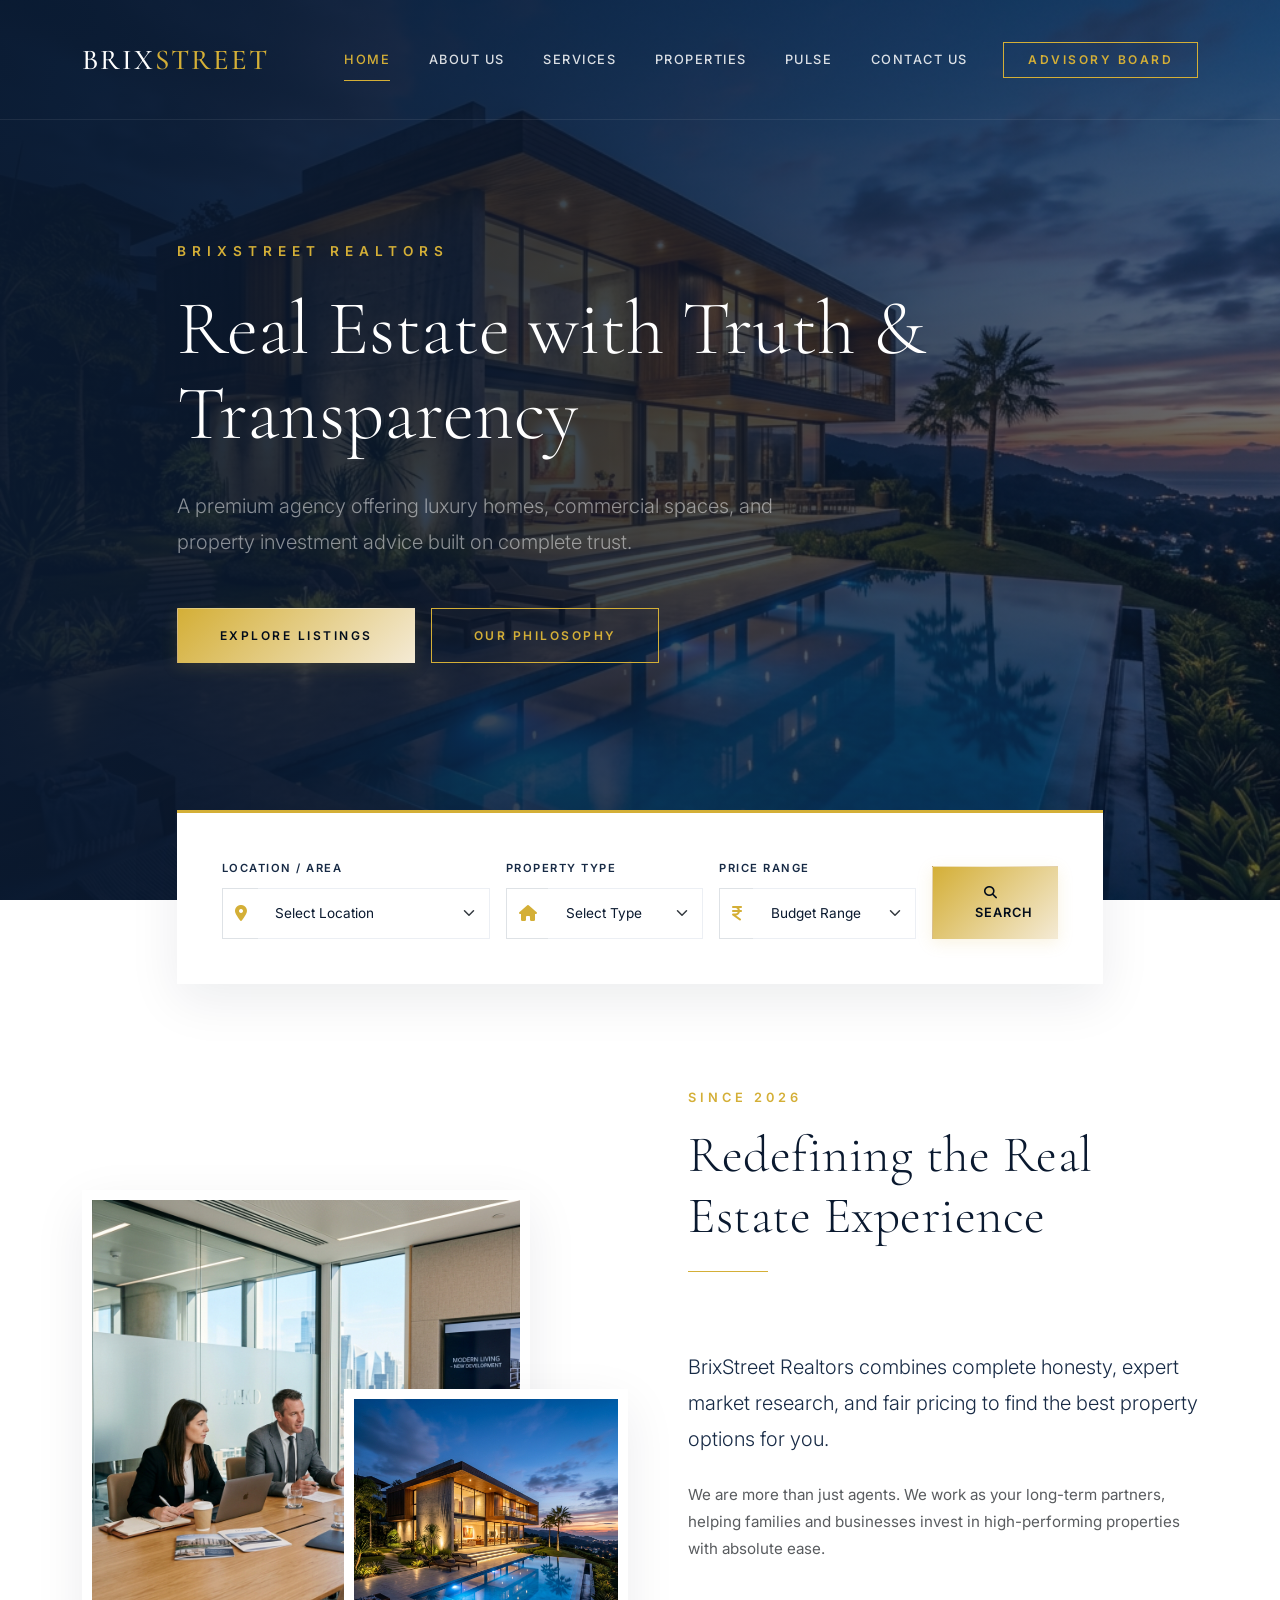
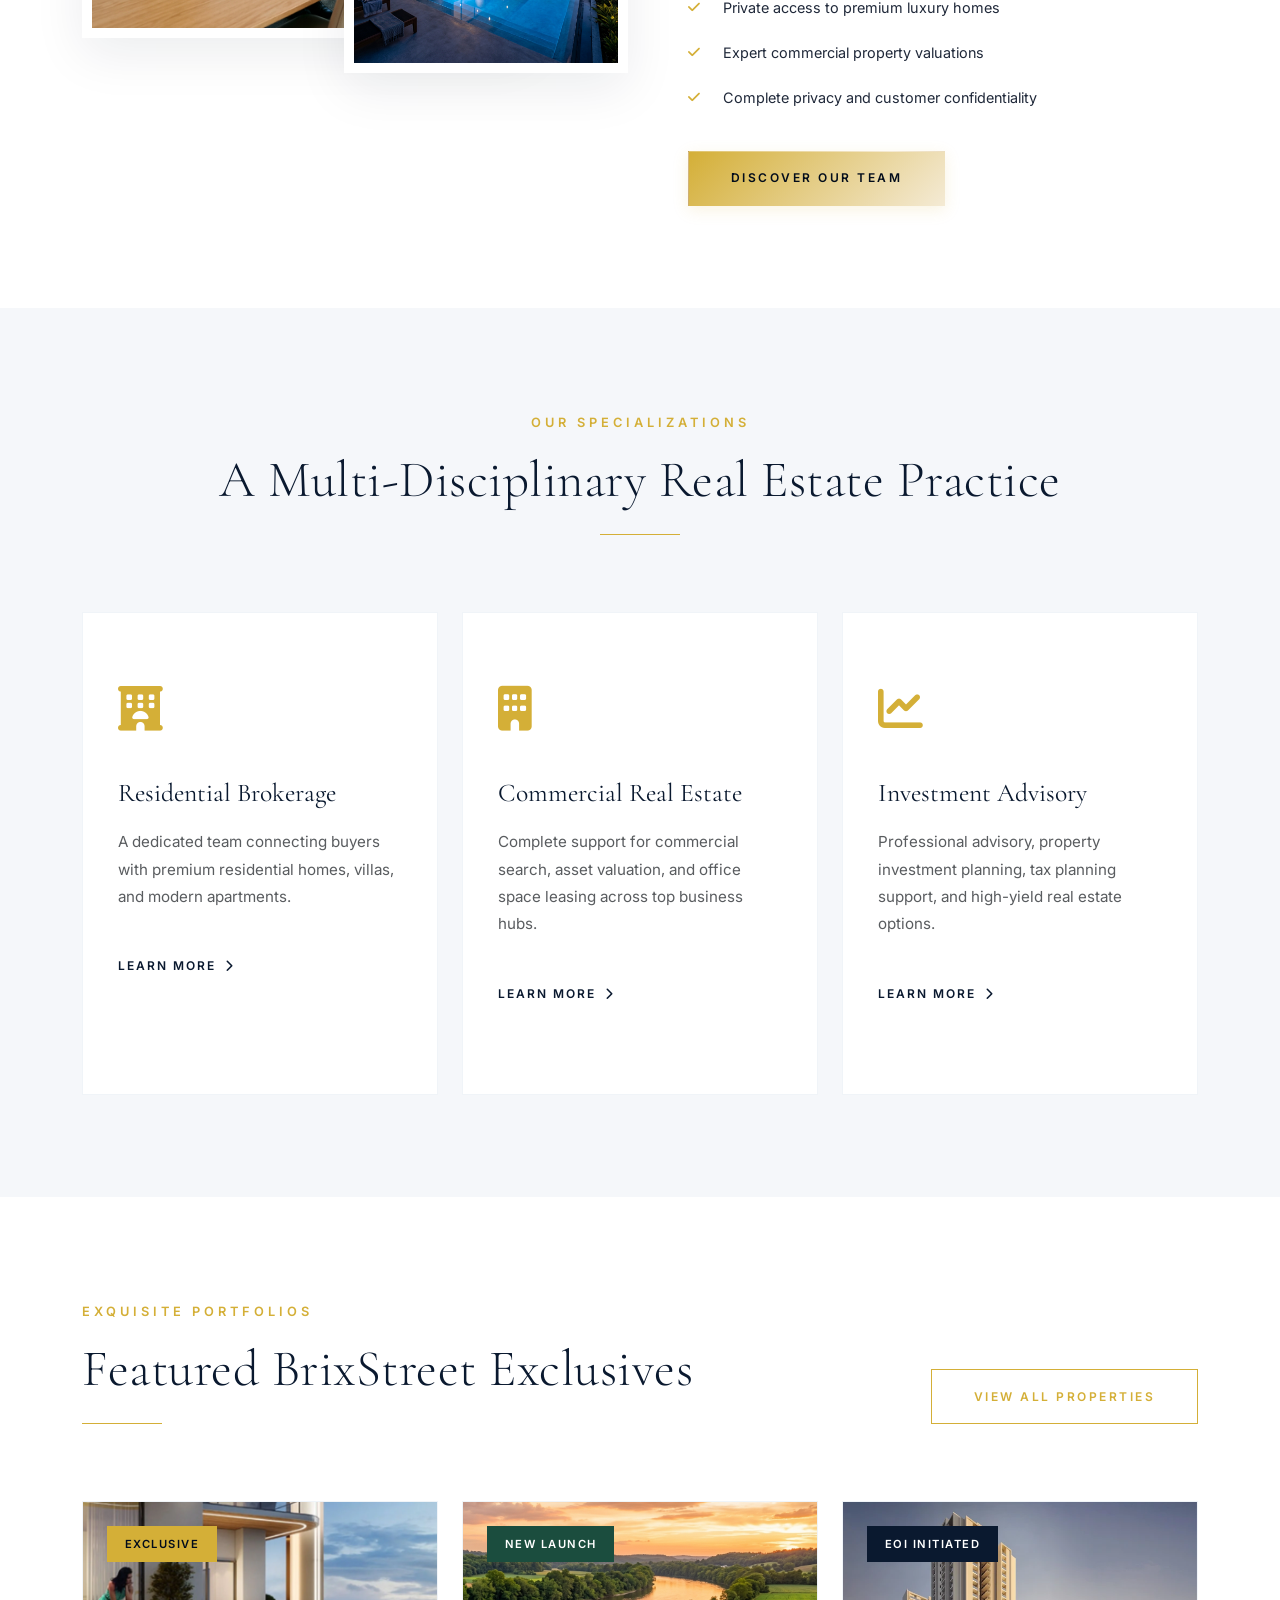
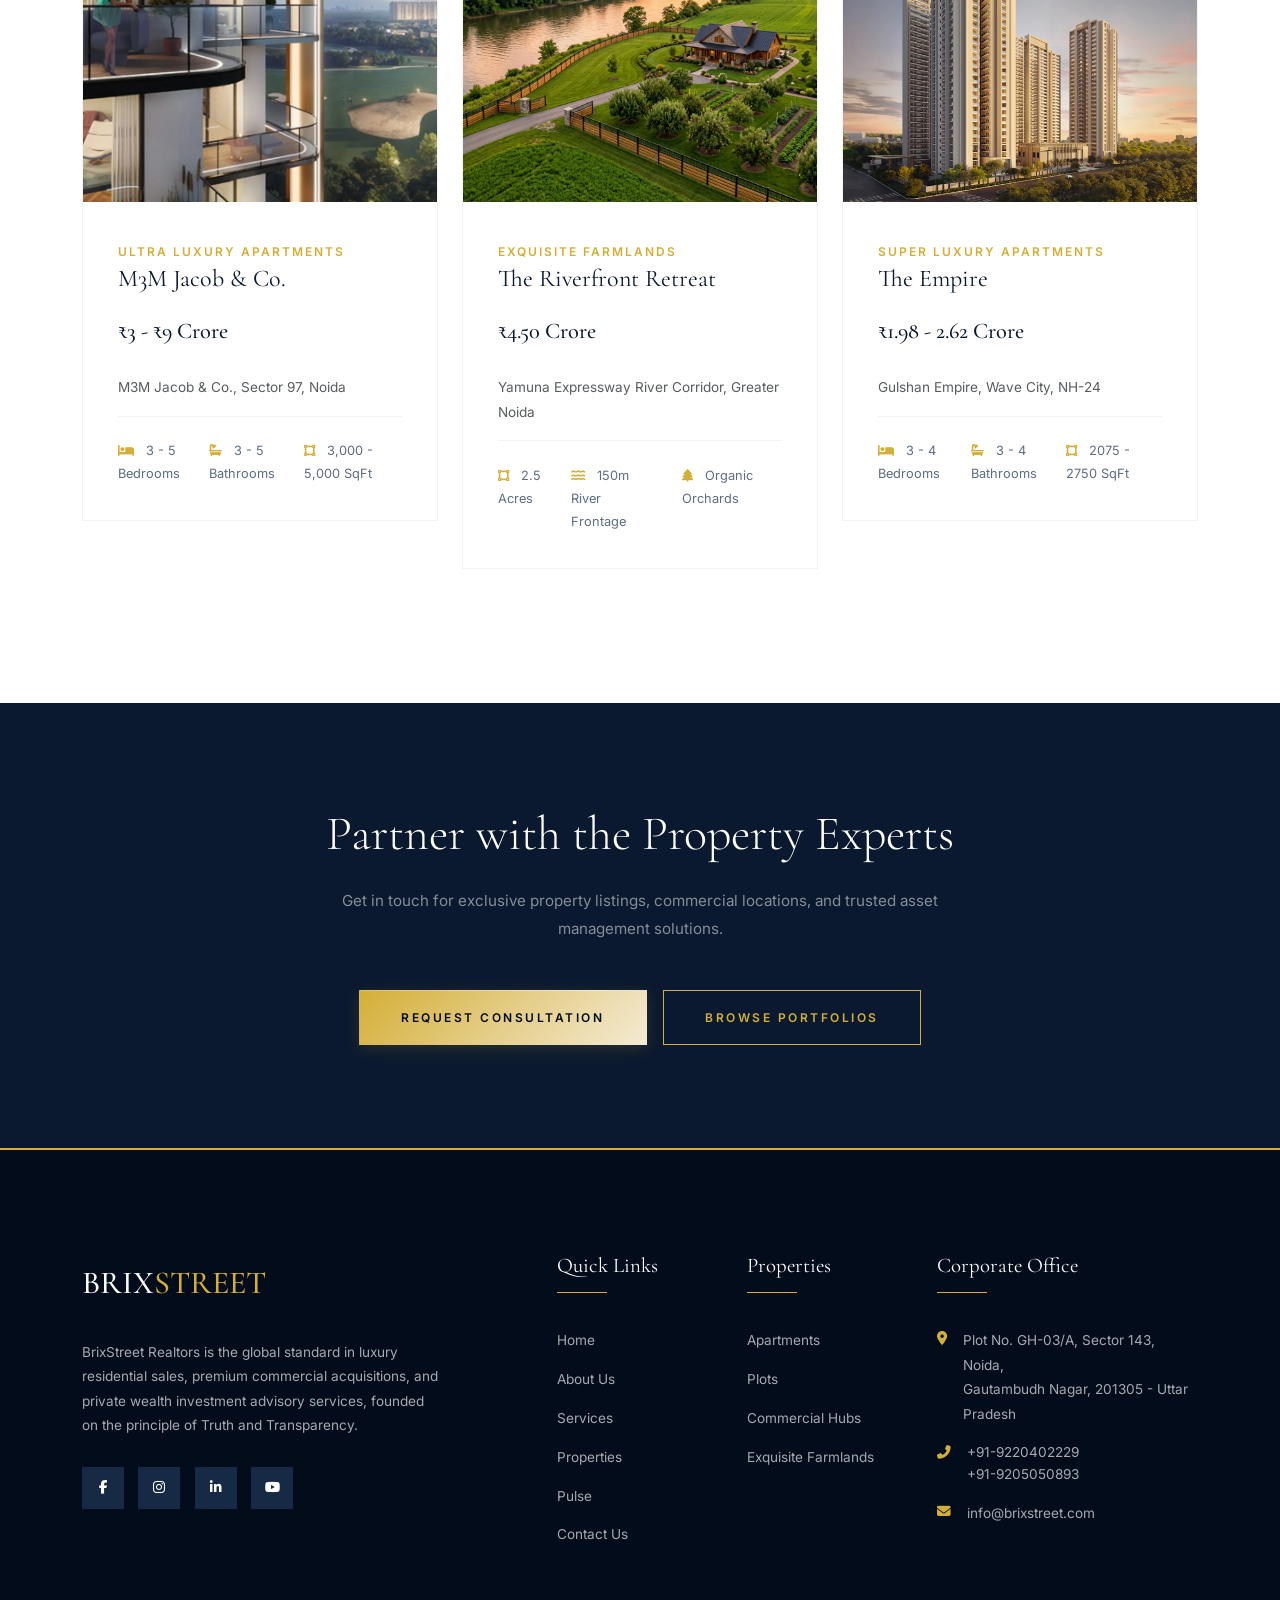
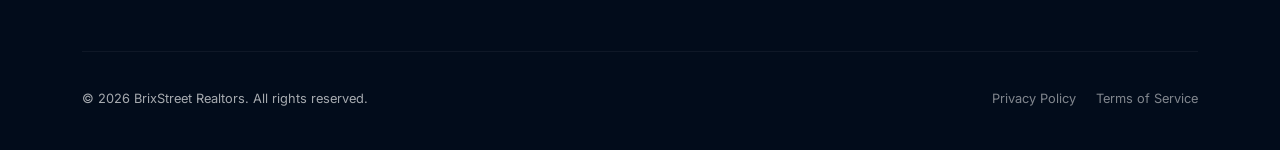
<file: index.html>
<!DOCTYPE html>
<html lang="en">
<head>
    <meta charset="UTF-8">
    <meta name="viewport" content="width=device-width, initial-scale=1.0">
    <title>BrixStreet Realtors | Real Estate with Truth & Transparency</title>
    <!-- Meta Tags for SEO -->
    <meta name="description" content="BrixStreet Realtors is a premium real estate agency built on Truth and Transparency, curating luxury homes, commercial spaces, and residential properties.">
    <meta name="keywords" content="BrixStreet, luxury homes, commercial real estate, investment advisory, realtors, premium properties, buy house, India">
    <meta name="author" content="BrixStreet Realtors">
    <link rel="canonical" href="https://www.brixstreet.com/index.html">
    
    <!-- Bootstrap CSS -->
    <link href="https://cdn.jsdelivr.net/npm/bootstrap@5.3.2/dist/css/bootstrap.min.css" rel="stylesheet">
    <!-- Font Awesome Icons -->
    <link href="https://cdnjs.cloudflare.com/ajax/libs/font-awesome/6.4.0/css/all.min.css" rel="stylesheet">
    <!-- Custom Style Sheet -->
    <link href="css/style.css" rel="stylesheet">

    <!-- Schema Markup JSON-LD -->
    <script type="application/ld+json">
    {
      "@context": "https://schema.org",
      "@type": "RealEstateAgent",
      "name": "BrixStreet Realtors",
      "image": "https://www.brixstreet.com/images/hero.png",
      "@id": "https://www.brixstreet.com/#agent",
      "url": "https://www.brixstreet.com",
      "telephone": "+91-9220402229, +91-9205050893",
      "priceRange": "$$$$",
      "address": {
        "@type": "PostalAddress",
        "streetAddress": "Plot No. GH-03/A, Sector 143, Noida",
        "addressLocality": "Gautambudh Nagar",
        "addressRegion": "Uttar Pradesh",
        "postalCode": "201305",
        "addressCountry": "IN"
      },
      "geo": {
        "@type": "GeoCoordinates",
        "latitude": 28.5023056,
        "longitude": 77.4275278
      },
      "openingHoursSpecification": {
        "@type": "OpeningHoursSpecification",
        "dayOfWeek": [
          "Monday",
          "Tuesday",
          "Wednesday",
          "Thursday",
          "Friday"
        ],
        "opens": "09:00",
        "closes": "18:00"
      },
      "sameAs": [
        "https://www.facebook.com/brixstreet",
        "https://www.instagram.com/brixstreet",
        "https://www.linkedin.com/company/brixstreet"
      ]
    }
    </script>
</head>
<body>

    <!-- Sticky Navigation Bar -->
    <header>
        <nav class="navbar navbar-expand-lg navbar-dark navbar-custom fixed-top" id="mainNavbar" aria-label="Main Navigation">
            <div class="container">
                <a class="navbar-brand" href="index.html" aria-label="BrixStreet Realtors Home">BRIX<span>STREET</span></a>
                <button class="navbar-toggler" type="button" data-bs-toggle="collapse" data-bs-target="#navbarNav" aria-controls="navbarNav" aria-expanded="false" aria-label="Toggle navigation Menu">
                    <span class="toggler-icon"></span>
                    <span class="toggler-icon"></span>
                    <span class="toggler-icon"></span>
                </button>
                <div class="collapse navbar-collapse justify-content-end" id="navbarNav">
                    <ul class="navbar-nav align-items-lg-center">
                        <li class="nav-item">
                            <a class="nav-link active" href="index.html" aria-current="page">Home</a>
                        </li>
                        <li class="nav-item">
                            <a class="nav-link" href="about.html">About Us</a>
                        </li>
                        <li class="nav-item">
                            <a class="nav-link" href="services.html">Services</a>
                        </li>
                        <li class="nav-item">
                            <a class="nav-link" href="properties.html">Properties</a>
                        </li>
                        <li class="nav-item">
                            <a class="nav-link" href="pulse.html">Pulse</a>
                        </li>
                        <li class="nav-item">
                            <a class="nav-link" href="contact.html">Contact Us</a>
                        </li>
                        <li class="nav-item ms-lg-3 mt-3 mt-lg-0">
                            <a class="btn btn-outline-gold px-4 py-2" href="contact.html" style="font-size: 0.75rem; padding: 0.6rem 1.5rem;" aria-label="Contact Advisory Board">Advisory Board</a>
                        </li>
                    </ul>
                </div>
            </div>
        </nav>
    </header>

    <main>
        <!-- Hero Section -->
        <section class="hero-section" style="background-image: url('images/hero.png');" id="homeHero" aria-label="Introduction Banner">
            <div class="hero-overlay"></div>
            <div class="container hero-content">
                <div class="row align-items-center">
                    <div class="col-lg-10 offset-lg-1 text-center text-lg-start animate-slide-up">
                        <span class="hero-subtitle">BrixStreet Realtors</span>
                        <h1 class="hero-title">Real Estate with Truth & Transparency</h1>
                        <p class="lead text-white-50 mb-5" style="max-width: 650px;">A premium agency offering luxury homes, commercial spaces, and property investment advice built on complete trust.</p>
                        <div class="d-flex flex-column flex-sm-row justify-content-center justify-content-lg-start gap-3">
                            <a href="properties.html" class="btn btn-gold" aria-label="Explore property listings">Explore Listings</a>
                            <a href="about.html" class="btn btn-outline-gold" aria-label="Learn about our philosophy">Our Philosophy</a>
                        </div>
                    </div>
                </div>
            </div>
        </section>

        <!-- Search/Filter Panel -->
        <section class="container" aria-label="Property Search Bar">
            <div class="row">
                <div class="col-lg-10 offset-lg-1">
                    <div class="search-filter-box animate-fade-in">
                        <form id="heroSearchForm" class="row g-3 align-items-end">
                            <div class="col-md-4">
                                <label for="search-location">Location / Area</label>
                                <div class="input-group">
                                    <span class="input-group-text bg-white border-end-0 rounded-0 text-muted"><i class="fas fa-map-marker-alt text-gold" aria-hidden="true"></i></span>
                                    <select class="form-select border-start-0 rounded-0" id="search-location" aria-label="Select property location" required>
                                        <option value="" selected disabled>Select Location</option>
                                        <option value="mumbai">Mumbai, MH</option>
                                        <option value="delhi">Delhi NCR</option>
                                        <option value="bengaluru">Bengaluru, KA</option>
                                        <option value="hyderabad">Hyderabad, TS</option>
                                    </select>
                                </div>
                            </div>
                            <div class="col-md-3">
                                <label for="search-type">Property Type</label>
                                <div class="input-group">
                                    <span class="input-group-text bg-white border-end-0 rounded-0 text-muted"><i class="fas fa-home text-gold" aria-hidden="true"></i></span>
                                    <select class="form-select border-start-0 rounded-0" id="search-type" aria-label="Select property type" required>
                                         <option value="" selected disabled>Select Type</option>
                                         <option value="residential-apartments">Residential - Apartments</option>
                                         <option value="residential-plots">Residential - Plots</option>
                                         <option value="commercial">Commercial Hubs</option>
                                         <option value="farmland">Exquisite Farmlands</option>
                                     </select>
                                </div>
                            </div>
                            <div class="col-md-3">
                                <label for="search-price">Price Range</label>
                                <div class="input-group">
                                    <span class="input-group-text bg-white border-end-0 rounded-0 text-muted"><i class="fas fa-indian-rupee-sign text-gold" aria-hidden="true"></i></span>
                                    <select class="form-select border-start-0 rounded-0" id="search-price" aria-label="Select budget range" required>
                                        <option value="" selected disabled>Budget Range</option>
                                        <option value="1cr-5cr">₹1.0 Crore - ₹5.0 Crore</option>
                                        <option value="5cr-15cr">₹5.0 Crore - ₹15.0 Crore</option>
                                        <option value="15cr-plus">₹15.0 Crore +</option>
                                    </select>
                                </div>
                            </div>
                            <div class="col-md-2">
                                <button type="submit" class="btn btn-gold w-100 py-3" style="font-size: 0.8rem; letter-spacing: 1px;" aria-label="Execute Search"><i class="fas fa-search me-2" aria-hidden="true"></i> Search</button>
                            </div>
                        </form>
                    </div>
                </div>
            </div>
        </section>

        <!-- About Section Teaser -->
        <section class="section-padding" id="homeAbout" aria-label="About BrixStreet Teaser">
            <div class="container">
                <div class="row align-items-center">
                    <div class="col-lg-6 mb-5 mb-lg-0 animate-slide-in-left">
                        <div class="about-image-stack">
                            <img src="images/about.png" alt="BrixStreet Realtors Executive Meeting" class="image-stack-main img-fluid" loading="lazy">
                            <img src="images/hero.png" alt="Luxury Architectural Estate Close-up" class="image-stack-sub img-fluid" loading="lazy">
                        </div>
                    </div>
                    <div class="col-lg-6 ps-lg-5 animate-slide-in-right">
                        <div class="section-title-wrap">
                            <span class="section-subtitle">Since 2026</span>
                            <h2 class="section-title">Redefining the Real Estate Experience</h2>
                        </div>
                        <p class="lead mb-4" style="color: var(--color-primary-light);">BrixStreet Realtors combines complete honesty, expert market research, and fair pricing to find the best property options for you.</p>
                        <p class="text-muted mb-4">We are more than just agents. We work as your long-term partners, helping families and businesses invest in high-performing properties with absolute ease.</p>
                        <ul class="about-features-list">
                            <li>Private access to premium luxury homes</li>
                            <li>Expert commercial property valuations</li>
                            <li>Complete privacy and customer confidentiality</li>
                        </ul>
                        <a href="about.html" class="btn btn-gold mt-2" aria-label="Discover our advisory team">Discover Our Team</a>
                    </div>
                </div>
            </div>
        </section>

        <!-- Stats Counter Section (Temporarily Hidden)
        <section class="stats-section" id="statsSection" aria-label="Business Metrics Counter">
            <div class="container">
                <div class="row g-4 justify-content-center">
                    <div class="col-md-3 col-sm-6">
                        <div class="stat-item">
                            <div class="stat-number" data-target="100" data-suffix="%">0</div>
                            <div class="stat-title">Truth & Transparency Index</div>
                        </div>
                    </div>
                    <div class="col-md-3 col-sm-6">
                        <div class="stat-item">
                            <div class="stat-number" data-prefix="₹" data-target="1500" data-suffix=" Cr+">₹0</div>
                            <div class="stat-title">Transaction Volume</div>
                        </div>
                    </div>
                    <div class="col-md-3 col-sm-6">
                        <div class="stat-item">
                            <div class="stat-number" data-target="450" data-suffix="+">0</div>
                            <div class="stat-title">Luxury Properties Sold</div>
                        </div>
                    </div>
                    <div class="col-md-3 col-sm-6">
                        <div class="stat-item">
                            <div class="stat-number" data-target="98" data-suffix="%">0</div>
                            <div class="stat-title">Client Retention Rate</div>
                        </div>
                    </div>
                </div>
            </div>
        </section>
        -->

        <!-- Services Highlights -->
        <section class="section-padding bg-gray" id="homeServices" aria-label="Our Divisions">
            <div class="container">
                <div class="section-title-wrap section-title-center">
                    <span class="section-subtitle">Our Specializations</span>
                    <h2 class="section-title section-title-center">A Multi-Disciplinary Real Estate Practice</h2>
                </div>
                
                <div class="row g-4">
                    <div class="col-lg-4 col-md-6 animate-slide-up">
                        <div class="service-box">
                            <div class="service-icon"><i class="fas fa-hotel" aria-hidden="true"></i></div>
                            <h3 class="service-title">Residential Brokerage</h3>
                            <p class="text-muted">A dedicated team connecting buyers with premium residential homes, villas, and modern apartments.</p>
                            <a href="services.html#residential" class="service-link" aria-label="Read more about residential brokerage">Learn More <i class="fas fa-chevron-right ms-1" aria-hidden="true"></i></a>
                        </div>
                    </div>
                    <div class="col-lg-4 col-md-6 animate-slide-up" style="transition-delay: 0.1s;">
                        <div class="service-box">
                            <div class="service-icon"><i class="fas fa-building" aria-hidden="true"></i></div>
                            <h3 class="service-title">Commercial Real Estate</h3>
                            <p class="text-muted">Complete support for commercial search, asset valuation, and office space leasing across top business hubs.</p>
                            <a href="services.html#commercial" class="service-link" aria-label="Read more about commercial brokerages">Learn More <i class="fas fa-chevron-right ms-1" aria-hidden="true"></i></a>
                        </div>
                    </div>
                    <div class="col-lg-4 col-md-6 offset-md-3 offset-lg-0 animate-slide-up" style="transition-delay: 0.2s;">
                        <div class="service-box">
                            <div class="service-icon"><i class="fas fa-chart-line" aria-hidden="true"></i></div>
                            <h3 class="service-title">Investment Advisory</h3>
                            <p class="text-muted">Professional advisory, property investment planning, tax planning support, and high-yield real estate options.</p>
                            <a href="services.html#investment" class="service-link" aria-label="Read more about wealth investment advisory">Learn More <i class="fas fa-chevron-right ms-1" aria-hidden="true"></i></a>
                        </div>
                    </div>
                </div>
            </div>
        </section>

        <!-- Featured Properties Section -->
        <section class="section-padding" id="homeFeatured" aria-label="Featured Properties">
            <div class="container">
                <div class="row align-items-end section-title-wrap">
                    <div class="col-md-8">
                        <span class="section-subtitle">Exquisite Portfolios</span>
                        <h2 class="section-title">Featured BrixStreet Exclusives</h2>
                    </div>
                    <div class="col-md-4 text-md-end mt-3 mt-md-0">
                        <a href="properties.html" class="btn btn-outline-gold" aria-label="View entire property portfolio">View All Properties</a>
                    </div>
                </div>
                
                <!-- Dynamic grid populated by properties-renderer.js -->
                <div class="row g-4" id="featuredPropertiesGrid">
                    <!-- Cards will render here dynamically, sorted by clicks -->
                </div>
            </div>
        </section>

        <!-- Testimonials Section (Temporarily Hidden)
        <section class="section-padding testimonial-section" id="testimonials" aria-label="Endorsements">
            <div class="container">
                <div class="section-title-wrap section-title-center">
                    <span class="section-subtitle">Testimonials</span>
                    <h2 class="section-title section-title-center">Client Testimonials</h2>
                </div>
                
                <div class="row">
                    <div class="col-lg-8 offset-lg-2">
                        <div class="testimonial-card animate-fade-in">
                            <blockquote class="testimonial-quote">
                                "BrixStreet Realtors handled our office setup and relocation with complete transparency and efficiency. Their private database helped us find a prime location without unnecessary delays. They are highly professional real estate advisors."
                            </blockquote>
                            <div class="testimonial-client">
                                <img src="images/about.png" alt="Portrait of Marcus Sterling, Founder of Sterling Global Trust" class="testimonial-client-img" loading="lazy">
                                <div class="testimonial-client-info">
                                    <cite class="testimonial-client-name" style="font-style: normal;">Marcus Sterling</cite>
                                    <div class="testimonial-client-role">Founder, Sterling Global Trust</div>
                                </div>
                            </div>
                        </div>
                    </div>
                </div>
            </div>
        </section>
        -->

        <!-- Call to Action Banner -->
        <section class="section-padding bg-navy text-white text-center" style="position: relative; overflow: hidden;" aria-label="Consultation CTA">
            <div class="container animate-slide-up">
                <h2 class="font-heading mb-4 text-white animate-fade-in" style="font-size: clamp(2rem, 4vw, 3rem); font-weight: 300;">Partner with the Property Experts</h2>
                <p class="mb-5 mx-auto text-white-50" style="max-width: 600px; font-size: 0.95rem;">Get in touch for exclusive property listings, commercial locations, and trusted asset management solutions.</p>
                <div class="d-flex justify-content-center gap-3">
                    <a href="contact.html" class="btn btn-gold" aria-label="Request a private advisor consultation">Request Consultation</a>
                    <a href="properties.html" class="btn btn-outline-gold" aria-label="Browse signature properties portfolios">Browse Portfolios</a>
                </div>
            </div>
        </section>
    </main>

    <!-- Footer -->
    <footer class="footer" aria-label="Site Footer">
        <div class="container">
            <div class="row g-4">
                <div class="col-lg-4">
                    <a class="footer-logo" href="index.html" aria-label="BrixStreet Realtors Homepage">BRIX<span>STREET</span></a>
                    <p class="mb-4 pr-lg-4" style="font-size: 0.85rem; line-height: 1.8;">BrixStreet Realtors is the global standard in luxury residential sales, premium commercial acquisitions, and private wealth investment advisory services, founded on the principle of Truth and Transparency.</p>
                    <div class="footer-socials">
                        <a href="#" aria-label="Follow BrixStreet Realtors on Facebook"><i class="fab fa-facebook-f" aria-hidden="true"></i></a>
                        <a href="#" aria-label="Follow BrixStreet Realtors on Instagram"><i class="fab fa-instagram" aria-hidden="true"></i></a>
                        <a href="#" aria-label="Follow BrixStreet Realtors on LinkedIn"><i class="fab fa-linkedin-in" aria-hidden="true"></i></a>
                        <a href="#" aria-label="Follow BrixStreet Realtors on YouTube"><i class="fab fa-youtube" aria-hidden="true"></i></a>
                    </div>
                </div>
                <div class="col-md-4 col-lg-2 offset-lg-1">
                    <h4 class="font-heading text-white">Quick Links</h4>
                    <ul class="footer-links">
                        <li><a href="index.html">Home</a></li>
                        <li><a href="about.html">About Us</a></li>
                        <li><a href="services.html">Services</a></li>
                        <li><a href="properties.html">Properties</a></li>
                        <li><a href="pulse.html">Pulse</a></li>
                        <li><a href="contact.html">Contact Us</a></li>
                    </ul>
                </div>
                <div class="col-md-4 col-lg-2">
                    <h4 class="font-heading text-white">Properties</h4>
                    <ul class="footer-links">
                        <li><a href="properties.html?type=residential-apartments">Apartments</a></li>
                        <li><a href="properties.html?type=residential-plots">Plots</a></li>
                        <li><a href="properties.html?type=commercial">Commercial Hubs</a></li>
                        <li><a href="properties.html?type=farmland">Exquisite Farmlands</a></li>
                    </ul>
                </div>
                <div class="col-md-4 col-lg-3">
                    <h4 class="font-heading text-white">Corporate Office</h4>
                    <address class="mb-0" style="font-style: normal; font-size: 0.85rem; line-height: 1.8;">
                        <span class="mb-3 d-flex"><i class="fas fa-map-marker-alt text-gold me-3 mt-1" aria-hidden="true"></i> Plot No. GH-03/A, Sector 143, Noida,<br>Gautambudh Nagar, 201305 - Uttar Pradesh</span>
                        <span class="mb-3 d-flex"><i class="fas fa-phone-alt text-gold me-3 mt-1" aria-hidden="true"></i>
                            <span style="line-height: 1.6;">+91-9220402229<br>+91-9205050893</span>
                        </span>
                        <span class="mb-0 d-flex"><i class="fas fa-envelope text-gold me-3 mt-1" aria-hidden="true"></i> info@brixstreet.com</span>
                    </address>
                </div>
            </div>
            
            <div class="footer-bottom text-center">
                <div class="row align-items-center">
                    <div class="col-md-6 text-md-start mb-3 mb-md-0">
                        &copy; 2026 BrixStreet Realtors. All rights reserved.
                    </div>
                    <div class="col-md-6 text-md-end">
                        <a href="#" class="text-white-50 me-3" style="font-size: 0.8rem;">Privacy Policy</a>
                        <a href="#" class="text-white-50" style="font-size: 0.8rem;">Terms of Service</a>
                    </div>
                </div>
            </div>
        </div>
    </footer>

    <!-- Bootstrap JS Bundle -->
    <script src="https://cdn.jsdelivr.net/npm/bootstrap@5.3.2/dist/js/bootstrap.bundle.min.js"></script>
    <!-- Properties Database -->
    <script src="js/properties-data.js"></script>
    <!-- Properties Renderer -->
    <script src="js/properties-renderer.js"></script>
    <!-- Custom Main Script -->
    <script src="js/main.js"></script>
</body>
</html>
</file>
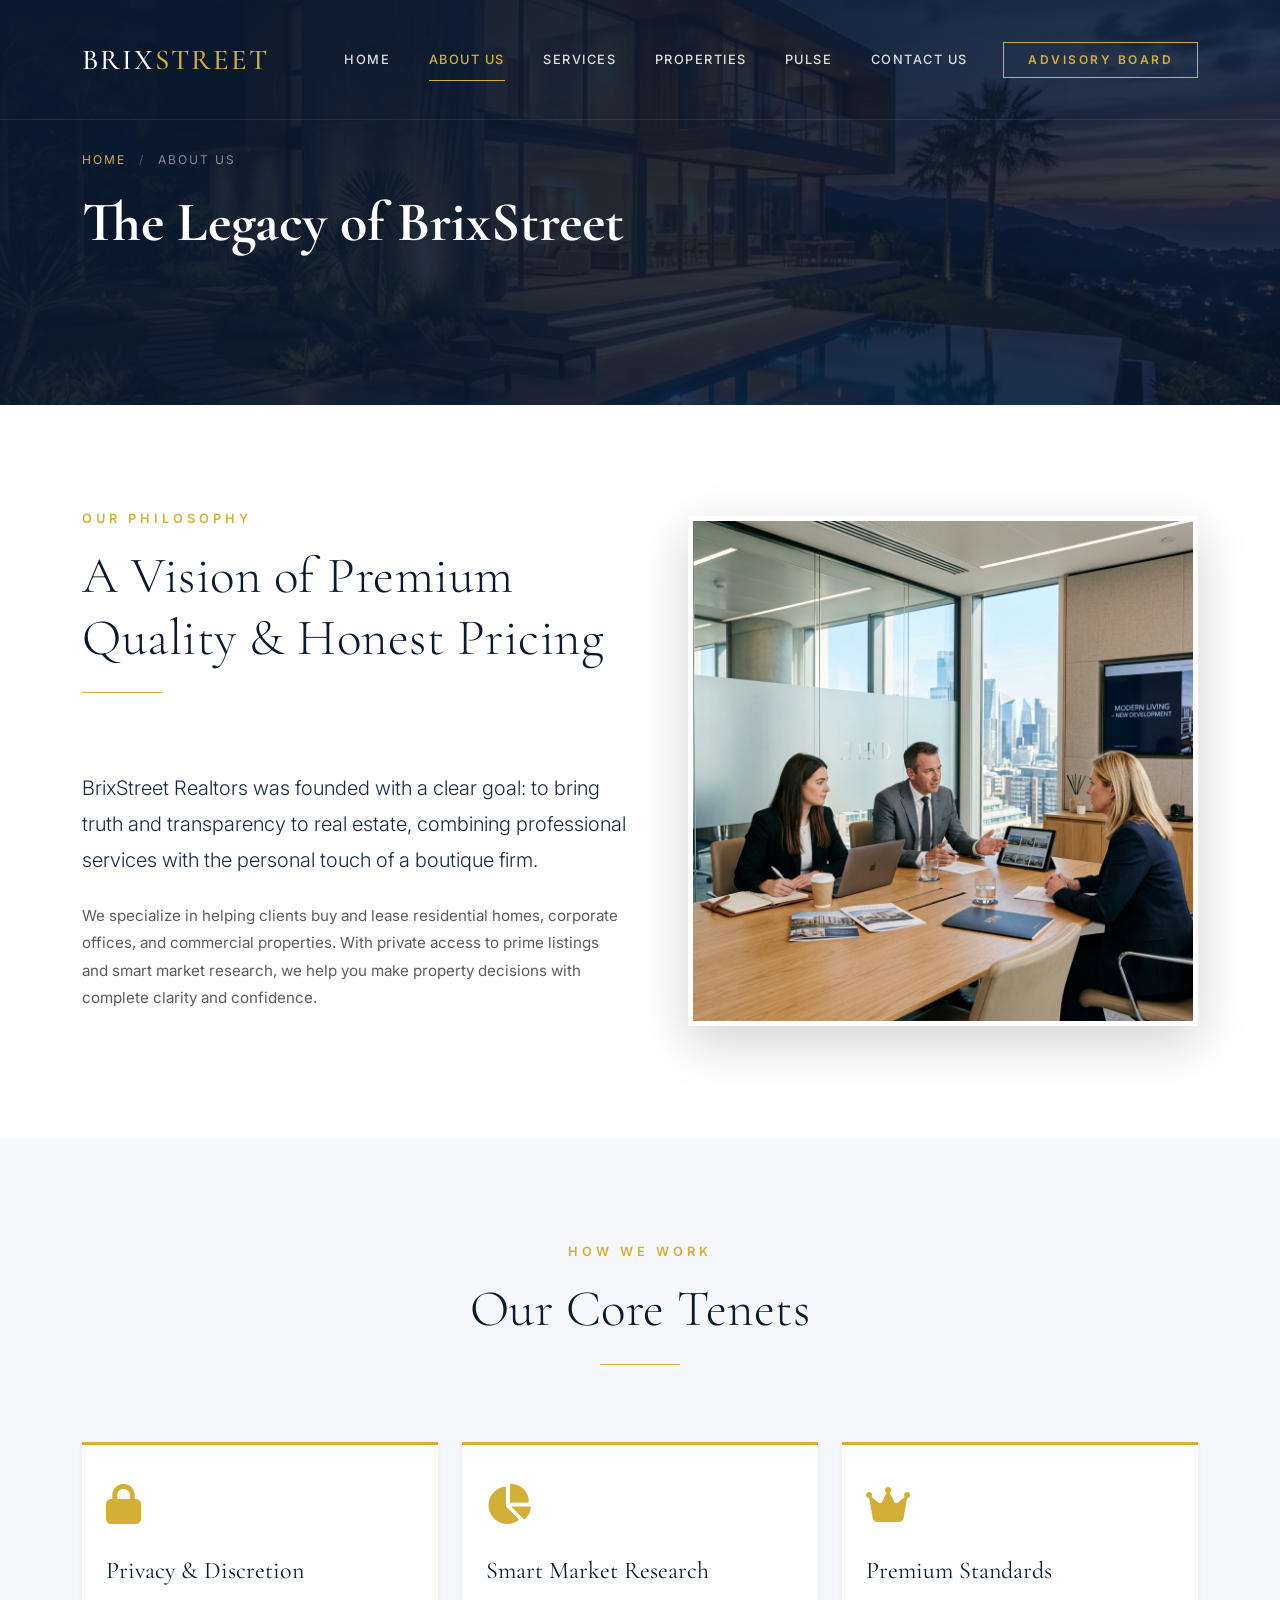
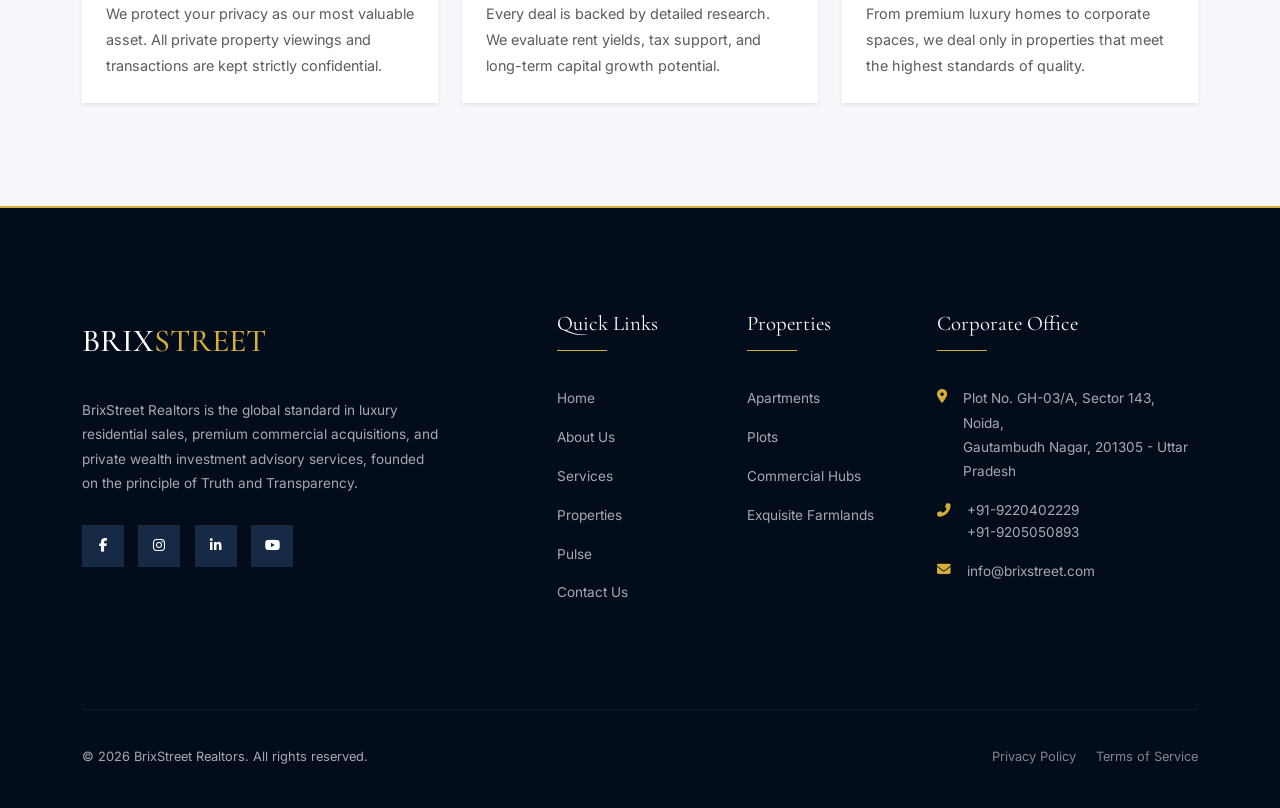
<file: about.html>
<!DOCTYPE html>
<html lang="en">
<head>
    <meta charset="UTF-8">
    <meta name="viewport" content="width=device-width, initial-scale=1.0">
    <title>About Us | BrixStreet Realtors - Truth & Transparency</title>
    <!-- Meta Tags for SEO -->
    <meta name="description" content="Discover the history, values, and expert executive team behind BrixStreet Realtors. Premium real estate services built on truth and transparency since 2026.">
    <link rel="canonical" href="https://www.brixstreet.com/about.html">
    
    <!-- Bootstrap CSS -->
    <link href="https://cdn.jsdelivr.net/npm/bootstrap@5.3.2/dist/css/bootstrap.min.css" rel="stylesheet">
    <!-- Font Awesome Icons -->
    <link href="https://cdnjs.cloudflare.com/ajax/libs/font-awesome/6.4.0/css/all.min.css" rel="stylesheet">
    <!-- Custom Style Sheet -->
    <link href="css/style.css" rel="stylesheet">

    <!-- Schema Markup JSON-LD -->
    <script type="application/ld+json">
    {
      "@context": "https://schema.org",
      "@type": "RealEstateAgent",
      "name": "BrixStreet Realtors",
      "image": "https://www.brixstreet.com/images/about.png",
      "@id": "https://www.brixstreet.com/#agent",
      "url": "https://www.brixstreet.com",
      "telephone": "+91-9220402229, +91-9205050893",
      "priceRange": "$$$$",
      "address": {
        "@type": "PostalAddress",
        "streetAddress": "Plot No. GH-03/A, Sector 143, Noida",
        "addressLocality": "Gautambudh Nagar",
        "addressRegion": "Uttar Pradesh",
        "postalCode": "201305",
        "addressCountry": "IN"
      },
      "geo": {
        "@type": "GeoCoordinates",
        "latitude": 28.5023056,
        "longitude": 77.4275278
      },
      "openingHoursSpecification": {
        "@type": "OpeningHoursSpecification",
        "dayOfWeek": [
          "Monday",
          "Tuesday",
          "Wednesday",
          "Thursday",
          "Friday"
        ],
        "opens": "09:00",
        "closes": "18:00"
      },
      "sameAs": [
        "https://www.facebook.com/brixstreet",
        "https://www.instagram.com/brixstreet",
        "https://www.linkedin.com/company/brixstreet"
      ]
    }
    </script>
</head>
<body>

    <!-- Sticky Navigation Bar -->
    <header>
        <nav class="navbar navbar-expand-lg navbar-dark navbar-custom fixed-top" id="mainNavbar" aria-label="Main Navigation">
            <div class="container">
                <a class="navbar-brand" href="index.html" aria-label="BrixStreet Realtors Home">BRIX<span>STREET</span></a>
                <button class="navbar-toggler" type="button" data-bs-toggle="collapse" data-bs-target="#navbarNav" aria-controls="navbarNav" aria-expanded="false" aria-label="Toggle navigation Menu">
                    <span class="toggler-icon"></span>
                    <span class="toggler-icon"></span>
                    <span class="toggler-icon"></span>
                </button>
                <div class="collapse navbar-collapse justify-content-end" id="navbarNav">
                    <ul class="navbar-nav align-items-lg-center">
                        <li class="nav-item">
                            <a class="nav-link" href="index.html">Home</a>
                        </li>
                        <li class="nav-item">
                            <a class="nav-link active" href="about.html" aria-current="page">About Us</a>
                        </li>
                        <li class="nav-item">
                            <a class="nav-link" href="services.html">Services</a>
                        </li>
                        <li class="nav-item">
                            <a class="nav-link" href="properties.html">Properties</a>
                        </li>
                        <li class="nav-item">
                            <a class="nav-link" href="pulse.html">Pulse</a>
                        </li>
                        <li class="nav-item">
                            <a class="nav-link" href="contact.html">Contact Us</a>
                        </li>
                        <li class="nav-item ms-lg-3 mt-3 mt-lg-0">
                            <a class="btn btn-outline-gold px-4 py-2" href="contact.html" style="font-size: 0.75rem; padding: 0.6rem 1.5rem;" aria-label="Contact Advisory Board">Advisory Board</a>
                        </li>
                    </ul>
                </div>
            </div>
        </nav>
    </header>

    <main>
        <!-- Page Hero Section -->
        <section class="page-hero" style="background-image: url('images/hero.png');" aria-label="Introduction Banner">
            <div class="page-hero-overlay"></div>
            <div class="container page-hero-content text-center text-md-start">
                <div class="row">
                    <div class="col-lg-8 animate-slide-up">
                        <nav aria-label="Breadcrumb">
                            <ul class="breadcrumb-custom justify-content-center justify-content-md-start">
                                <li><a href="index.html">Home</a></li>
                                <li class="text-white-50">About Us</li>
                            </ul>
                        </nav>
                        <h1 class="display-4 font-heading text-white fw-bold mb-0" style="font-weight: 300;">The Legacy of BrixStreet</h1>
                    </div>
                </div>
            </div>
        </section>

        <!-- History / Vision Section -->
        <section class="section-padding" aria-label="Corporate Vision">
            <div class="container">
                <div class="row align-items-center">
                    <div class="col-lg-6 ps-lg-5 order-lg-2 mb-5 mb-lg-0 animate-slide-in-right">
                        <img src="images/about.png" alt="BrixStreet Realtors Partners Team Portrait" class="img-fluid border-5 border-white shadow-lg" style="border: 8px solid #FFFFFF;" loading="lazy">
                    </div>
                    <div class="col-lg-6 order-lg-1 animate-slide-in-left">
                        <div class="section-title-wrap">
                            <span class="section-subtitle">Our Philosophy</span>
                            <h2 class="section-title">A Vision of Premium Quality & Honest Pricing</h2>
                        </div>
                        <p class="lead mb-4" style="color: var(--color-primary-light);">BrixStreet Realtors was founded with a clear goal: to bring truth and transparency to real estate, combining professional services with the personal touch of a boutique firm.</p>
                        <p class="text-muted mb-4">We specialize in helping clients buy and lease residential homes, corporate offices, and commercial properties. With private access to prime listings and smart market research, we help you make property decisions with complete clarity and confidence.</p>
                        <!-- <p class="text-muted mb-4">Our veteran partners have advised on transactions worth over ₹15,000 Crore. Still, our proudest achievement is that 98% of our business comes from returning clients and recommendations. At BrixStreet, we build long-term relationships through trust.</p> -->
                    </div>
                </div>
            </div>
        </section>

        <!-- Core Values Section -->
        <section class="section-padding bg-gray" aria-label="Our Core Pillars">
            <div class="container">
                <div class="section-title-wrap section-title-center">
                    <span class="section-subtitle">How We Work</span>
                    <h2 class="section-title section-title-center">Our Core Tenets</h2>
                </div>
                
                <div class="row g-4">
                    <div class="col-md-4 animate-slide-up">
                        <article class="card border-0 rounded-0 p-4 h-100 shadow-sm" style="border-top: 3px solid var(--color-gold) !important;">
                            <div class="text-gold mb-3" style="font-size: 2.5rem;"><i class="fas fa-lock" aria-hidden="true"></i></div>
                            <h3 class="font-heading mb-3" style="font-size: 1.5rem; font-weight: 400;">Privacy & Discretion</h3>
                            <p class="text-muted mb-0" style="font-size: 0.9rem;">We protect your privacy as our most valuable asset. All private property viewings and transactions are kept strictly confidential.</p>
                        </article>
                    </div>
                    <div class="col-md-4 animate-slide-up" style="transition-delay: 0.1s;">
                        <article class="card border-0 rounded-0 p-4 h-100 shadow-sm" style="border-top: 3px solid var(--color-gold) !important;">
                            <div class="text-gold mb-3" style="font-size: 2.5rem;"><i class="fas fa-chart-pie" aria-hidden="true"></i></div>
                            <h3 class="font-heading mb-3" style="font-size: 1.5rem; font-weight: 400;">Smart Market Research</h3>
                            <p class="text-muted mb-0" style="font-size: 0.9rem;">Every deal is backed by detailed research. We evaluate rent yields, tax support, and long-term capital growth potential.</p>
                        </article>
                    </div>
                    <div class="col-md-4 animate-slide-up" style="transition-delay: 0.2s;">
                        <article class="card border-0 rounded-0 p-4 h-100 shadow-sm" style="border-top: 3px solid var(--color-gold) !important;">
                            <div class="text-gold mb-3" style="font-size: 2.5rem;"><i class="fas fa-crown" aria-hidden="true"></i></div>
                            <h3 class="font-heading mb-3" style="font-size: 1.5rem; font-weight: 400;">Premium Standards</h3>
                            <p class="text-muted mb-0" style="font-size: 0.9rem;">From premium luxury homes to corporate spaces, we deal only in properties that meet the highest standards of quality.</p>
                        </article>
                    </div>
                </div>
            </div>
        </section>
<!--
        <!-- Executive Team Section 
        <section class="section-padding" aria-label="Advisory Board Team members">
            <div class="container">
                <div class="section-title-wrap section-title-center">
                    <span class="section-subtitle">Expert Advisors</span>
                    <h2 class="section-title section-title-center">Meet the Board of Advisors</h2>
                </div>
                
                <div class="row g-4">
                    <!-- Team Member 1 
                    <div class="col-lg-4 col-md-6 animate-slide-up">
                        <article class="team-card">
                            <div class="team-img-wrap">
                                <img src="images/about.png" alt="Harrison C. Brix Portrait" style="object-position: top center;" loading="lazy">
                                <div class="team-socials">
                                    <a href="#" aria-label="LinkedIn profile of Harrison C. Brix"><i class="fab fa-linkedin-in"></i></a>
                                    <a href="#" aria-label="Email Harrison C. Brix"><i class="fas fa-envelope"></i></a>
                                </div>
                            </div>
                            <div class="team-info">
                                <h3 class="team-name">Harrison C. Brix</h3>
                                <div class="team-role">Founder & Managing Partner</div>
                            </div>
                        </article>
                    </div>
                    <!-- Team Member 2 
                    <div class="col-lg-4 col-md-6 animate-slide-up" style="transition-delay: 0.1s;">
                        <article class="team-card">
                            <div class="team-img-wrap">
                                <img src="images/about.png" alt="Serena Vance Portrait" style="object-position: center 20%;" loading="lazy">
                                <div class="team-socials">
                                    <a href="#" aria-label="LinkedIn profile of Serena Vance"><i class="fab fa-linkedin-in"></i></a>
                                    <a href="#" aria-label="Email Serena Vance"><i class="fas fa-envelope"></i></a>
                                </div>
                            </div>
                            <div class="team-info">
                                <h3 class="team-name">Serena Vance</h3>
                                <div class="team-role">Director, Luxury Residential</div>
                            </div>
                        </article>
                    </div>
                    <!-- Team Member 3 
                    <div class="col-lg-4 col-md-6 offset-md-3 offset-lg-0 animate-slide-up" style="transition-delay: 0.2s;">
                        <article class="team-card">
                            <div class="team-img-wrap">
                                <img src="images/about.png" alt="David K. Sterling Portrait" style="object-position: center 10%;" loading="lazy">
                                <div class="team-socials">
                                    <a href="#" aria-label="LinkedIn profile of David K. Sterling"><i class="fab fa-linkedin-in"></i></a>
                                    <a href="#" aria-label="Email David K. Sterling"><i class="fas fa-envelope"></i></a>
                                </div>
                            </div>
                            <div class="team-info">
                                <h3 class="team-name">David K. Sterling</h3>
                                <div class="team-role">Director, Property Investment Funds</div>
                            </div>
                        </article>
                    </div>
                </div>
            </div>
        </section>
    </main>
-->
    <!-- Footer -->
    <footer class="footer" aria-label="Site Footer">
        <div class="container">
            <div class="row g-4">
                <div class="col-lg-4">
                    <a class="footer-logo" href="index.html" aria-label="BrixStreet Realtors Homepage">BRIX<span>STREET</span></a>
                    <p class="mb-4 pr-lg-4" style="font-size: 0.85rem; line-height: 1.8;">BrixStreet Realtors is the global standard in luxury residential sales, premium commercial acquisitions, and private wealth investment advisory services, founded on the principle of Truth and Transparency.</p>
                    <div class="footer-socials">
                        <a href="#" aria-label="Follow BrixStreet Realtors on Facebook"><i class="fab fa-facebook-f" aria-hidden="true"></i></a>
                        <a href="#" aria-label="Follow BrixStreet Realtors on Instagram"><i class="fab fa-instagram" aria-hidden="true"></i></a>
                        <a href="#" aria-label="Follow BrixStreet Realtors on LinkedIn"><i class="fab fa-linkedin-in" aria-hidden="true"></i></a>
                        <a href="#" aria-label="Follow BrixStreet Realtors on YouTube"><i class="fab fa-youtube" aria-hidden="true"></i></a>
                    </div>
                </div>
                <div class="col-md-4 col-lg-2 offset-lg-1">
                    <h4 class="font-heading text-white">Quick Links</h4>
                    <ul class="footer-links">
                        <li><a href="index.html">Home</a></li>
                        <li><a href="about.html">About Us</a></li>
                        <li><a href="services.html">Services</a></li>
                        <li><a href="properties.html">Properties</a></li>
                        <li><a href="pulse.html">Pulse</a></li>
                        <li><a href="contact.html">Contact Us</a></li>
                    </ul>
                </div>
                <div class="col-md-4 col-lg-2">
                    <h4 class="font-heading text-white">Properties</h4>
                    <ul class="footer-links">
                        <li><a href="properties.html?type=residential-apartments">Apartments</a></li>
                        <li><a href="properties.html?type=residential-plots">Plots</a></li>
                        <li><a href="properties.html?type=commercial">Commercial Hubs</a></li>
                        <li><a href="properties.html?type=farmland">Exquisite Farmlands</a></li>
                    </ul>
                </div>
                <div class="col-md-4 col-lg-3">
                    <h4 class="font-heading text-white">Corporate Office</h4>
                    <address class="mb-0" style="font-style: normal; font-size: 0.85rem; line-height: 1.8;">
                        <span class="mb-3 d-flex"><i class="fas fa-map-marker-alt text-gold me-3 mt-1" aria-hidden="true"></i> Plot No. GH-03/A, Sector 143, Noida,<br>Gautambudh Nagar, 201305 - Uttar Pradesh</span>
                        <span class="mb-3 d-flex"><i class="fas fa-phone-alt text-gold me-3 mt-1" aria-hidden="true"></i>
                            <span style="line-height: 1.6;">+91-9220402229<br>+91-9205050893</span>
                        </span>
                        <span class="mb-0 d-flex"><i class="fas fa-envelope text-gold me-3 mt-1" aria-hidden="true"></i> info@brixstreet.com</span>
                    </address>
                </div>
            </div>
            
            <div class="footer-bottom text-center">
                <div class="row align-items-center">
                    <div class="col-md-6 text-md-start mb-3 mb-md-0">
                        &copy; 2026 BrixStreet Realtors. All rights reserved.
                    </div>
                    <div class="col-md-6 text-md-end">
                        <a href="#" class="text-white-50 me-3" style="font-size: 0.8rem;">Privacy Policy</a>
                        <a href="#" class="text-white-50" style="font-size: 0.8rem;">Terms of Service</a>
                    </div>
                </div>
            </div>
        </div>
    </footer>

    <!-- Bootstrap JS Bundle -->
    <script src="https://cdn.jsdelivr.net/npm/bootstrap@5.3.2/dist/js/bootstrap.bundle.min.js"></script>
    <!-- Custom Main Script -->
    <script src="js/main.js"></script>
</body>
</html>
</file>
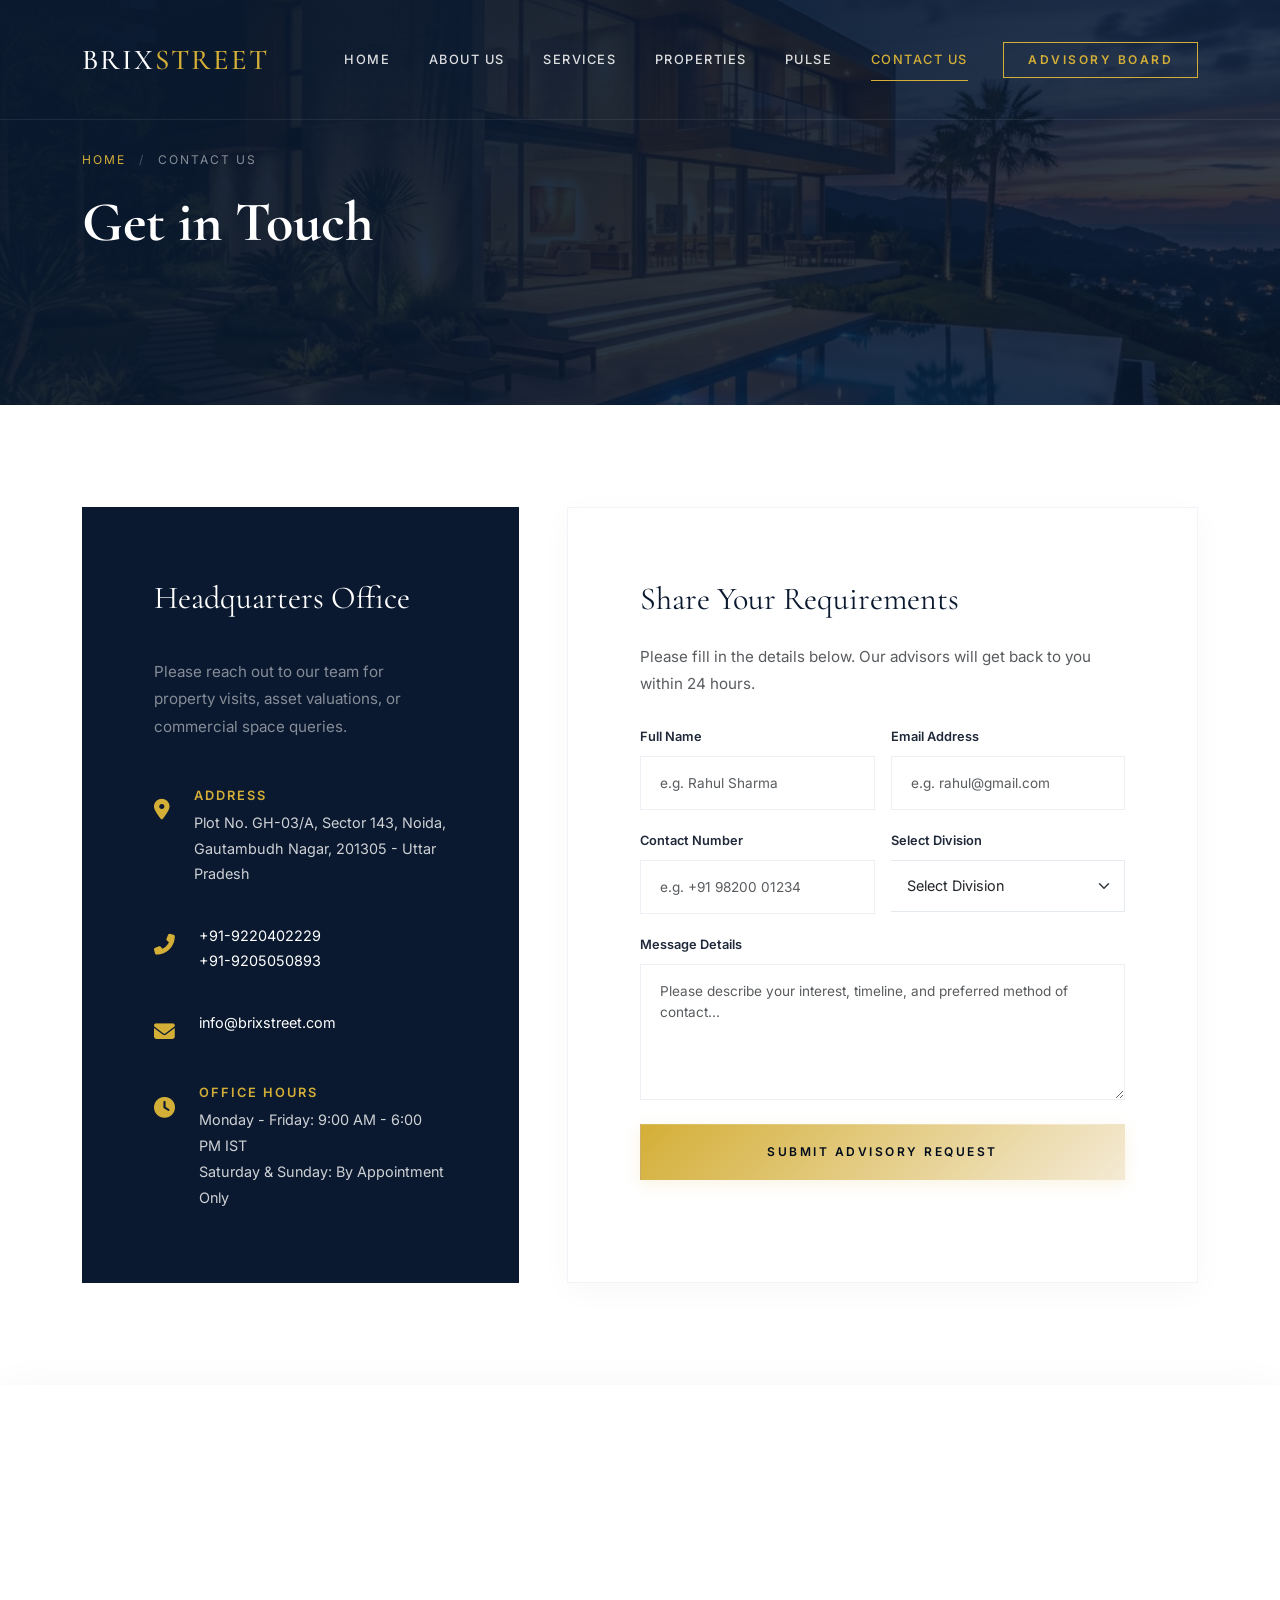
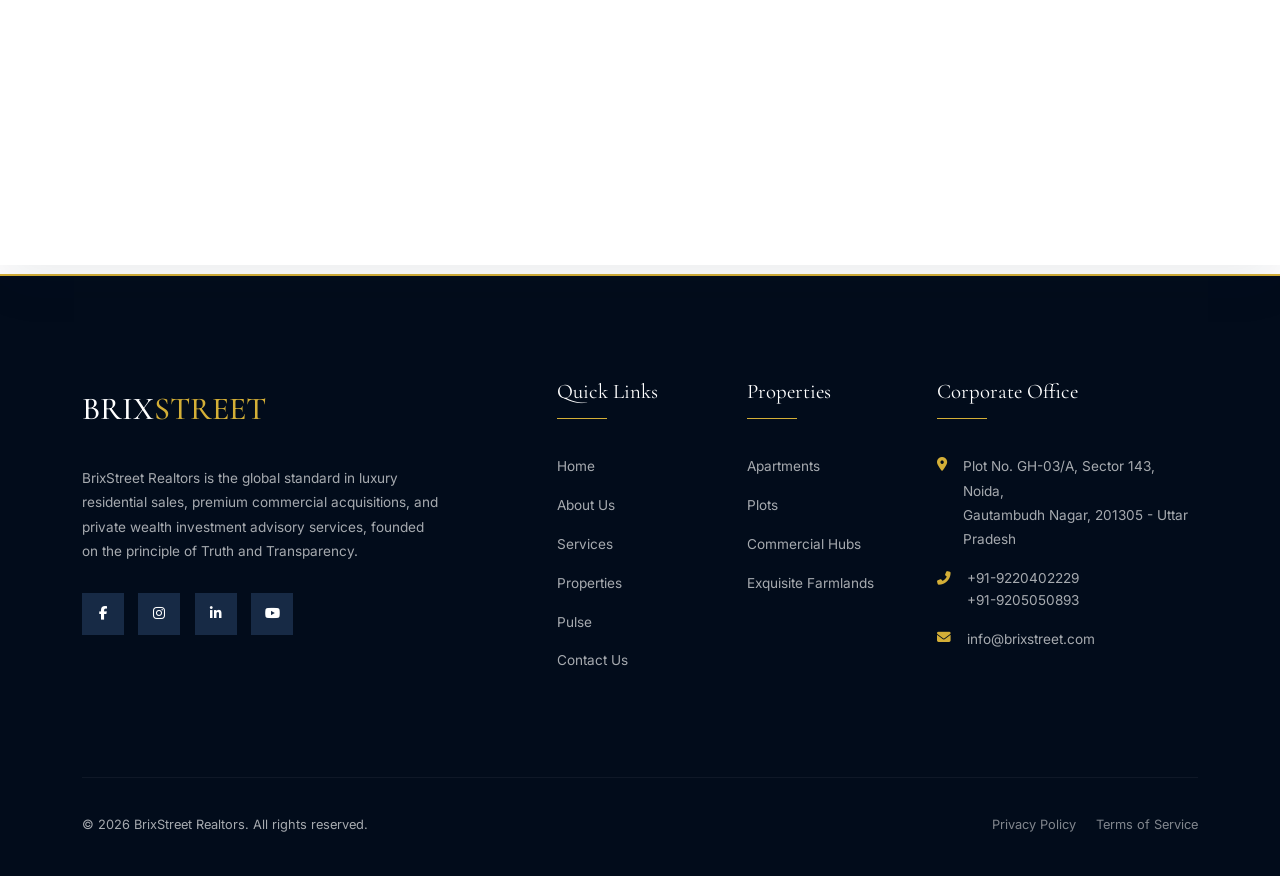
<file: contact.html>
<!DOCTYPE html>
<html lang="en">
<head>
    <meta charset="UTF-8">
    <meta name="viewport" content="width=device-width, initial-scale=1.0">
    <title>Contact Us | BrixStreet Realtors - Truth & Transparency</title>
    <!-- Meta Tags for SEO -->
    <meta name="description" content="Get in touch with the team of BrixStreet Realtors. Submit an inquiry request for luxury listings and real estate investments built on truth and transparency.">
    <link rel="canonical" href="https://www.brixstreet.com/contact.html">
    
    <!-- Bootstrap CSS -->
    <link href="https://cdn.jsdelivr.net/npm/bootstrap@5.3.2/dist/css/bootstrap.min.css" rel="stylesheet">
    <!-- Font Awesome Icons -->
    <link href="https://cdnjs.cloudflare.com/ajax/libs/font-awesome/6.4.0/css/all.min.css" rel="stylesheet">
    <!-- Custom Style Sheet -->
    <link href="css/style.css" rel="stylesheet">

    <!-- Schema Markup JSON-LD -->
    <script type="application/ld+json">
    {
      "@context": "https://schema.org",
      "@type": "RealEstateAgent",
      "name": "BrixStreet Realtors",
      "image": "https://www.brixstreet.com/images/hero.png",
      "@id": "https://www.brixstreet.com/#agent",
      "url": "https://www.brixstreet.com",
      "telephone": "+91-9220402229, +91-9205050893",
      "priceRange": "$$$$",
      "address": {
        "@type": "PostalAddress",
        "streetAddress": "Plot No. GH-03/A, Sector 143, Noida",
        "addressLocality": "Gautambudh Nagar",
        "addressRegion": "Uttar Pradesh",
        "postalCode": "201305",
        "addressCountry": "IN"
      },
      "geo": {
        "@type": "GeoCoordinates",
        "latitude": 28.5023056,
        "longitude": 77.4275278
      },
      "openingHoursSpecification": {
        "@type": "OpeningHoursSpecification",
        "dayOfWeek": [
          "Monday",
          "Tuesday",
          "Wednesday",
          "Thursday",
          "Friday"
        ],
        "opens": "09:00",
        "closes": "18:00"
      },
      "sameAs": [
        "https://www.facebook.com/brixstreet",
        "https://www.instagram.com/brixstreet",
        "https://www.linkedin.com/company/brixstreet"
      ]
    }
    </script>
</head>
<body>

    <!-- Sticky Navigation Bar -->
    <header>
        <nav class="navbar navbar-expand-lg navbar-dark navbar-custom fixed-top" id="mainNavbar" aria-label="Main Navigation">
            <div class="container">
                <a class="navbar-brand" href="index.html" aria-label="BrixStreet Realtors Home">BRIX<span>STREET</span></a>
                <button class="navbar-toggler" type="button" data-bs-toggle="collapse" data-bs-target="#navbarNav" aria-controls="navbarNav" aria-expanded="false" aria-label="Toggle navigation Menu">
                    <span class="toggler-icon"></span>
                    <span class="toggler-icon"></span>
                    <span class="toggler-icon"></span>
                </button>
                <div class="collapse navbar-collapse justify-content-end" id="navbarNav">
                    <ul class="navbar-nav align-items-lg-center">
                        <li class="nav-item">
                            <a class="nav-link" href="index.html">Home</a>
                        </li>
                        <li class="nav-item">
                            <a class="nav-link" href="about.html">About Us</a>
                        </li>
                        <li class="nav-item">
                            <a class="nav-link" href="services.html">Services</a>
                        </li>
                        <li class="nav-item">
                            <a class="nav-link" href="properties.html">Properties</a>
                        </li>
                        <li class="nav-item">
                            <a class="nav-link" href="pulse.html">Pulse</a>
                        </li>
                        <li class="nav-item">
                            <a class="nav-link active" href="contact.html" aria-current="page">Contact Us</a>
                        </li>
                        <li class="nav-item ms-lg-3 mt-3 mt-lg-0">
                            <a class="btn btn-outline-gold px-4 py-2" href="contact.html" style="font-size: 0.75rem; padding: 0.6rem 1.5rem;" aria-label="Contact Advisory Board">Advisory Board</a>
                        </li>
                    </ul>
                </div>
            </div>
        </nav>
    </header>

    <main>
        <!-- Page Hero Section -->
        <section class="page-hero" style="background-image: url('images/hero.png');" aria-label="Introduction Banner">
            <div class="page-hero-overlay"></div>
            <div class="container page-hero-content text-center text-md-start">
                <div class="row">
                    <div class="col-lg-8 animate-slide-up">
                        <nav aria-label="Breadcrumb">
                            <ul class="breadcrumb-custom justify-content-center justify-content-md-start">
                                <li><a href="index.html">Home</a></li>
                                <li class="text-white-50">Contact Us</li>
                            </ul>
                        </nav>
                        <h1 class="display-4 font-heading text-white fw-bold mb-0" style="font-weight: 300;">Get in Touch</h1>
                    </div>
                </div>
            </div>
        </section>

        <!-- Contact Form & Info Section -->
        <section class="section-padding" aria-label="Contact Methods">
            <div class="container">
                <div class="row g-5">
                    <!-- Contact Info Box -->
                    <div class="col-lg-5 animate-slide-in-left">
                        <div class="contact-info-box">
                            <h3 class="font-heading">Headquarters Office</h3>
                            <p class="text-white-50 mb-5">Please reach out to our team for property visits, asset valuations, or commercial space queries.</p>
                            
                            <div class="contact-info-item">
                                <div class="contact-info-icon"><i class="fas fa-map-marker-alt" aria-hidden="true"></i></div>
                                <div class="contact-info-text">
                                    <h5>Address</h5>
                                    <p>Plot No. GH-03/A, Sector 143, Noida,<br>Gautambudh Nagar, 201305 - Uttar Pradesh</p>
                                </div>
                            </div>
                            
                            <div class="contact-info-item">
                                <div class="contact-info-icon"><i class="fas fa-phone-alt" aria-hidden="true"></i></div>
                                <div class="contact-info-text">
                                    <p>
                                        <a href="tel:+919220402229" class="text-white" aria-label="Call corporate line 1">+91-9220402229</a><br>
                                        <a href="tel:+919205050893" class="text-white" aria-label="Call corporate line 2">+91-9205050893</a>
                                    </p>
                                </div>
                            </div>
                            
                            <div class="contact-info-item">
                                <div class="contact-info-icon"><i class="fas fa-envelope" aria-hidden="true"></i></div>
                                <div class="contact-info-text">
                                    <p><a href="mailto:info@brixstreet.com" class="text-white" aria-label="Send secure email">info@brixstreet.com</a></p>
                                </div>
                            </div>
                            
                            <div class="contact-info-item mb-0">
                                <div class="contact-info-icon"><i class="fas fa-clock" aria-hidden="true"></i></div>
                                <div class="contact-info-text">
                                    <h5>Office Hours</h5>
                                    <p>Monday - Friday: 9:00 AM - 6:00 PM IST<br>Saturday & Sunday: By Appointment Only</p>
                                </div>
                            </div>
                        </div>
                    </div>
                    
                    <!-- Contact Form Box -->
                    <div class="col-lg-7 animate-slide-in-right">
                        <div class="contact-form-card">
                            <h3 class="font-heading mb-4 text-navy">Share Your Requirements</h3>
                            <p class="text-muted mb-4">Please fill in the details below. Our advisors will get back to you within 24 hours.</p>
                            
                             <form class="contact-form" action="https://api.web3forms.com/submit" method="POST" aria-label="Advisory Request Form">
                                <!-- Web3Forms Configurations -->
                                <input type="hidden" name="access_key" value="e9a643bf-a07e-47aa-8ff0-e138e779bdc7">
                                <input type="hidden" name="redirect" id="nextUrlInput">
                                
                                <div class="row g-3">
                                    <div class="col-md-6">
                                        <label for="contact-name" class="form-label text-navy fw-semibold" style="font-size: 0.8rem;">Full Name</label>
                                        <input type="text" class="form-control" id="contact-name" name="Name" placeholder="e.g. Rahul Sharma" required aria-required="true">
                                    </div>
                                    <div class="col-md-6">
                                        <label for="contact-email" class="form-label text-navy fw-semibold" style="font-size: 0.8rem;">Email Address</label>
                                        <input type="email" class="form-control" id="contact-email" name="Email" placeholder="e.g. rahul@gmail.com" required aria-required="true">
                                    </div>
                                    <div class="col-md-6">
                                        <label for="contact-phone" class="form-label text-navy fw-semibold" style="font-size: 0.8rem;">Contact Number</label>
                                        <input type="tel" class="form-control" id="contact-phone" name="Phone" placeholder="e.g. +91 98200 01234">
                                    </div>
                                    <div class="col-md-6">
                                        <label for="contact-desk" class="form-label text-navy fw-semibold" style="font-size: 0.8rem;">Select Division</label>
                                        <select class="form-select border-start-0 rounded-0" id="contact-desk" name="Division" style="padding: 0.9rem 1rem; border: 1px solid #E5E9F0; font-size: 0.9rem;" required aria-required="true">
                                            <option value="" selected disabled>Select Division</option>
                                            <option value="residential-apartments">Residential - Apartments</option>
                                            <option value="residential-plots">Residential - Plots</option>
                                            <option value="commercial">Commercial Hubs</option>
                                            <option value="farmland">Exquisite Farmlands</option>
                                            <option value="general">Other Inquiries</option>
                                        </select>
                                    </div>
                                    <div class="col-12">
                                        <label for="contact-message" class="form-label text-navy fw-semibold" style="font-size: 0.8rem;">Message Details</label>
                                        <textarea class="form-control" id="contact-message" name="Message" rows="5" placeholder="Please describe your interest, timeline, and preferred method of contact..." required aria-required="true"></textarea>
                                    </div>
                                    <div class="col-12 mt-4">
                                        <button type="submit" class="btn btn-gold w-100" aria-label="Submit Inquiry Details">Submit Advisory Request</button>
                                    </div>
                                </div>
                            </form>
                        </div>
                    </div>
                </div>
            </div>
        </section>

        <!-- Google Maps Section -->
        <section aria-label="Headquarters Office Map Location">
            <div class="container-fluid px-0">
                <div class="row mx-0">
                    <div class="col-12 px-0 animate-fade-in">
                        <!-- Responsive Google Maps Embed -->
                        <iframe class="contact-map-container" src="https://maps.google.com/maps?q=28%C2%B030'08.3%22N%2077%C2%B025'39.1%22E&t=&z=15&ie=UTF8&iwloc=&output=embed" allowfullscreen="" loading="lazy" referrerpolicy="no-referrer-when-downgrade" title="BrixStreet Corporate Headquarters Location Map"></iframe>
                    </div>
                </div>
            </div>
        </section>
    </main>

    <!-- Footer -->
    <footer class="footer" aria-label="Site Footer">
        <div class="container">
            <div class="row g-4">
                <div class="col-lg-4">
                    <a class="footer-logo" href="index.html" aria-label="BrixStreet Realtors Homepage">BRIX<span>STREET</span></a>
                    <p class="mb-4 pr-lg-4" style="font-size: 0.85rem; line-height: 1.8;">BrixStreet Realtors is the global standard in luxury residential sales, premium commercial acquisitions, and private wealth investment advisory services, founded on the principle of Truth and Transparency.</p>
                    <div class="footer-socials">
                        <a href="#" aria-label="Follow BrixStreet Realtors on Facebook"><i class="fab fa-facebook-f" aria-hidden="true"></i></a>
                        <a href="#" aria-label="Follow BrixStreet Realtors on Instagram"><i class="fab fa-instagram" aria-hidden="true"></i></a>
                        <a href="#" aria-label="Follow BrixStreet Realtors on LinkedIn"><i class="fab fa-linkedin-in" aria-hidden="true"></i></a>
                        <a href="#" aria-label="Follow BrixStreet Realtors on YouTube"><i class="fab fa-youtube" aria-hidden="true"></i></a>
                    </div>
                </div>
                <div class="col-md-4 col-lg-2 offset-lg-1">
                    <h4 class="font-heading text-white">Quick Links</h4>
                    <ul class="footer-links">
                        <li><a href="index.html">Home</a></li>
                        <li><a href="about.html">About Us</a></li>
                        <li><a href="services.html">Services</a></li>
                        <li><a href="properties.html">Properties</a></li>
                        <li><a href="pulse.html">Pulse</a></li>
                        <li><a href="contact.html">Contact Us</a></li>
                    </ul>
                </div>
                <div class="col-md-4 col-lg-2">
                    <h4 class="font-heading text-white">Properties</h4>
                    <ul class="footer-links">
                        <li><a href="properties.html?type=residential-apartments">Apartments</a></li>
                        <li><a href="properties.html?type=residential-plots">Plots</a></li>
                        <li><a href="properties.html?type=commercial">Commercial Hubs</a></li>
                        <li><a href="properties.html?type=farmland">Exquisite Farmlands</a></li>
                    </ul>
                </div>
                <div class="col-md-4 col-lg-3">
                    <h4 class="font-heading text-white">Corporate Office</h4>
                    <address class="mb-0" style="font-style: normal; font-size: 0.85rem; line-height: 1.8;">
                        <span class="mb-3 d-flex"><i class="fas fa-map-marker-alt text-gold me-3 mt-1" aria-hidden="true"></i> Plot No. GH-03/A, Sector 143, Noida,<br>Gautambudh Nagar, 201305 - Uttar Pradesh</span>
                        <span class="mb-3 d-flex"><i class="fas fa-phone-alt text-gold me-3 mt-1" aria-hidden="true"></i>
                            <span style="line-height: 1.6;">+91-9220402229<br>+91-9205050893</span>
                        </span>
                        <span class="mb-0 d-flex"><i class="fas fa-envelope text-gold me-3 mt-1" aria-hidden="true"></i> info@brixstreet.com</span>
                    </address>
                </div>
            </div>
            
            <div class="footer-bottom text-center">
                <div class="row align-items-center">
                    <div class="col-md-6 text-md-start mb-3 mb-md-0">
                        &copy; 2026 BrixStreet Realtors. All rights reserved.
                    </div>
                    <div class="col-md-6 text-md-end">
                        <a href="#" class="text-white-50 me-3" style="font-size: 0.8rem;">Privacy Policy</a>
                        <a href="#" class="text-white-50" style="font-size: 0.8rem;">Terms of Service</a>
                    </div>
                </div>
            </div>
        </div>
    </footer>

    <!-- Bootstrap JS Bundle -->
    <script src="https://cdn.jsdelivr.net/npm/bootstrap@5.3.2/dist/js/bootstrap.bundle.min.js"></script>
    <!-- Custom Main Script -->
    <script src="js/main.js"></script>
</body>
</html>
</file>
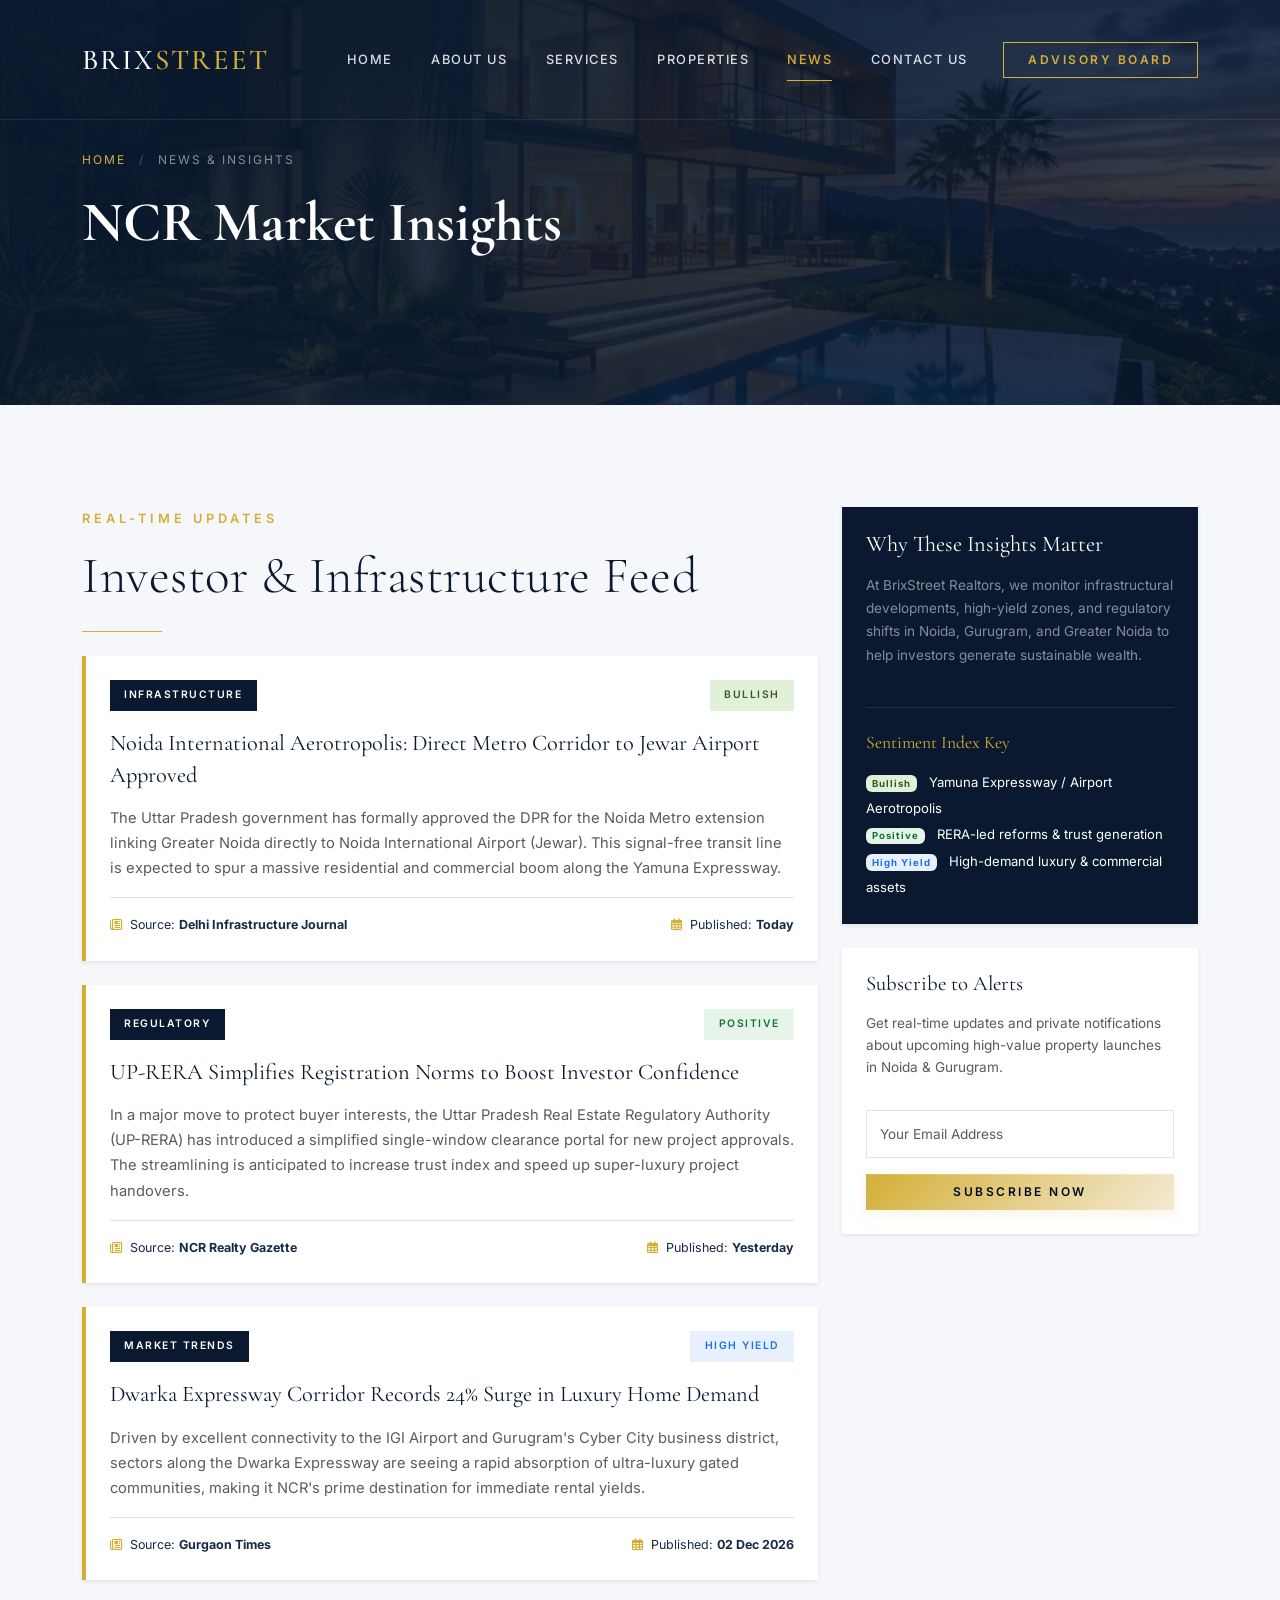
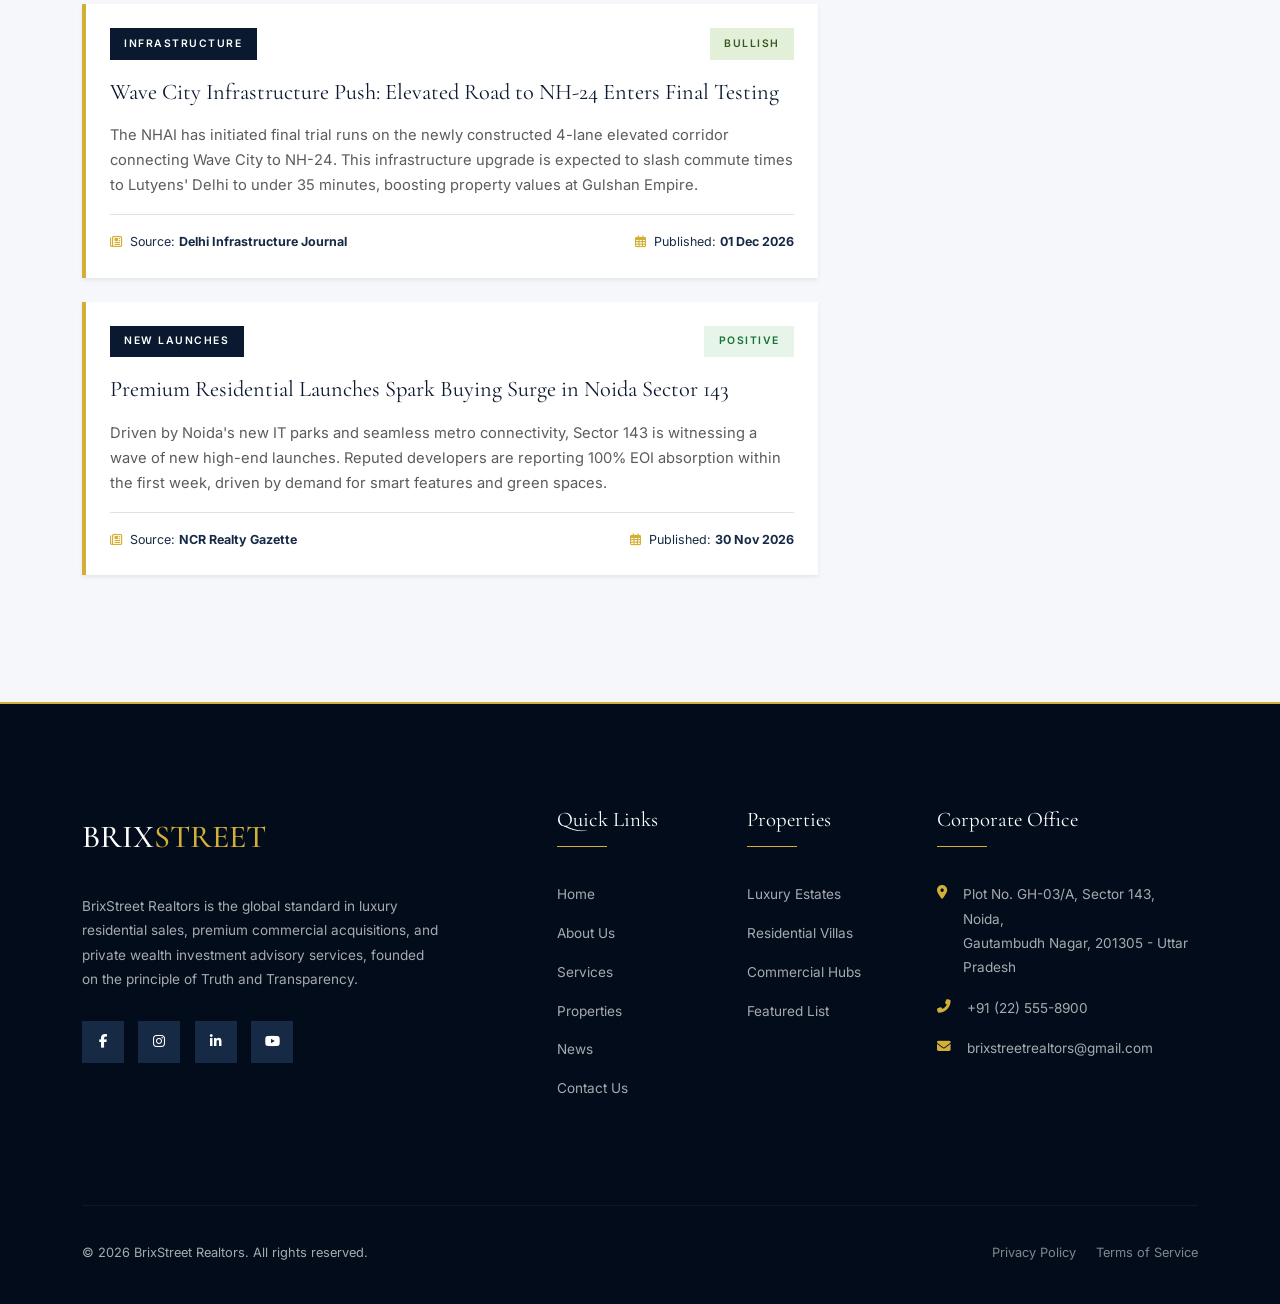
<file: news.html>
<!DOCTYPE html>
<html lang="en">
<head>
    <meta charset="UTF-8">
    <meta name="viewport" content="width=device-width, initial-scale=1.0">
    <title>Delhi NCR News & Market Insights | BrixStreet Realtors</title>
    <!-- Meta Tags for SEO -->
    <meta name="description" content="Read real-time updates on upcoming luxury properties, infrastructure developments, and RERA regulations across Delhi NCR, Gurugram, and Noida.">
    <link rel="canonical" href="https://www.brixstreet.com/news.html">
    
    <!-- Bootstrap CSS -->
    <link href="https://cdn.jsdelivr.net/npm/bootstrap@5.3.2/dist/css/bootstrap.min.css" rel="stylesheet">
    <!-- Font Awesome Icons -->
    <link href="https://cdnjs.cloudflare.com/ajax/libs/font-awesome/6.4.0/css/all.min.css" rel="stylesheet">
    <!-- Custom Style Sheet -->
    <link href="css/style.css" rel="stylesheet">

    <!-- Schema Markup JSON-LD -->
    <script type="application/ld+json">
    {
      "@context": "https://schema.org",
      "@type": "RealEstateAgent",
      "name": "BrixStreet Realtors",
      "image": "https://www.brixstreet.com/images/hero.png",
      "@id": "https://www.brixstreet.com/#agent",
      "url": "https://www.brixstreet.com",
      "telephone": "+91-22-555-8900",
      "priceRange": "$$$$",
      "address": {
        "@type": "PostalAddress",
        "streetAddress": "Plot No. GH-03/A, Sector 143, Noida",
        "addressLocality": "Gautambudh Nagar",
        "addressRegion": "Uttar Pradesh",
        "postalCode": "201305",
        "addressCountry": "IN"
      },
      "geo": {
        "@type": "GeoCoordinates",
        "latitude": 28.5028334,
        "longitude": 77.4252661
      },
      "openingHoursSpecification": {
        "@type": "OpeningHoursSpecification",
        "dayOfWeek": [
          "Monday",
          "Tuesday",
          "Wednesday",
          "Thursday",
          "Friday"
        ],
        "opens": "09:00",
        "closes": "18:00"
      },
      "sameAs": [
        "https://www.facebook.com/brixstreet",
        "https://www.instagram.com/brixstreet",
        "https://www.linkedin.com/company/brixstreet"
      ]
    }
    </script>
</head>
<body>

    <!-- Sticky Navigation Bar -->
    <header>
        <nav class="navbar navbar-expand-lg navbar-dark navbar-custom fixed-top" id="mainNavbar" aria-label="Main Navigation">
            <div class="container">
                <a class="navbar-brand" href="index.html" aria-label="BrixStreet Realtors Home">BRIX<span>STREET</span></a>
                <button class="navbar-toggler" type="button" data-bs-toggle="collapse" data-bs-target="#navbarNav" aria-controls="navbarNav" aria-expanded="false" aria-label="Toggle navigation Menu">
                    <span class="toggler-icon"></span>
                    <span class="toggler-icon"></span>
                    <span class="toggler-icon"></span>
                </button>
                <div class="collapse navbar-collapse justify-content-end" id="navbarNav">
                    <ul class="navbar-nav align-items-lg-center">
                        <li class="nav-item">
                            <a class="nav-link" href="index.html">Home</a>
                        </li>
                        <li class="nav-item">
                            <a class="nav-link" href="about.html">About Us</a>
                        </li>
                        <li class="nav-item">
                            <a class="nav-link" href="services.html">Services</a>
                        </li>
                        <li class="nav-item">
                            <a class="nav-link" href="properties.html">Properties</a>
                        </li>
                        <li class="nav-item">
                            <a class="nav-link active" href="news.html" aria-current="page">News</a>
                        </li>
                        <li class="nav-item">
                            <a class="nav-link" href="contact.html">Contact Us</a>
                        </li>
                        <li class="nav-item ms-lg-3 mt-3 mt-lg-0">
                            <a class="btn btn-outline-gold px-4 py-2" href="contact.html" style="font-size: 0.75rem; padding: 0.6rem 1.5rem;" aria-label="Contact Advisory Board">Advisory Board</a>
                        </li>
                    </ul>
                </div>
            </div>
        </nav>
    </header>

    <main>
        <!-- Page Hero Section -->
        <section class="page-hero" style="background-image: url('images/hero.png');" aria-label="Introduction Banner">
            <div class="page-hero-overlay"></div>
            <div class="container page-hero-content text-center text-md-start">
                <div class="row">
                    <div class="col-lg-8 animate-slide-up">
                        <nav aria-label="Breadcrumb">
                            <ul class="breadcrumb-custom justify-content-center justify-content-md-start">
                                <li><a href="index.html">Home</a></li>
                                <li class="text-white-50">News & Insights</li>
                            </ul>
                        </nav>
                        <h1 class="display-4 font-heading text-white fw-bold mb-0" style="font-weight: 300;">NCR Market Insights</h1>
                    </div>
                </div>
            </div>
        </section>

        <!-- News Feed Section -->
        <section class="section-padding bg-gray" aria-label="Delhi NCR Property News Feed">
            <div class="container">
                <div class="row g-4">
                    <!-- Left Side: News Feed Column -->
                    <div class="col-lg-8">
                        <div class="section-title-wrap mb-4">
                            <span class="section-subtitle">Real-time Updates</span>
                            <h2 class="section-title">Investor & Infrastructure Feed</h2>
                        </div>
                        
                        <!-- News Feed Container dynamically populated by js/news-renderer.js -->
                        <div class="row" id="newsFeedContainer">
                            <!-- Top 5 articles will render here dynamically -->
                        </div>
                    </div>

                    <!-- Right Side: Sidebar Widget -->
                    <div class="col-lg-4 animate-slide-in-right">
                        <div class="card border-0 rounded-0 shadow-sm p-4 bg-navy text-white mb-4">
                            <h3 class="font-heading mb-3 text-white" style="font-size: 1.4rem; font-weight: 400;">Why These Insights Matter</h3>
                            <p class="text-white-50" style="font-size: 0.85rem; line-height: 1.7;">At BrixStreet Realtors, we monitor infrastructural developments, high-yield zones, and regulatory shifts in Noida, Gurugram, and Greater Noida to help investors generate sustainable wealth.</p>
                            <hr class="border-secondary my-4">
                            <h4 class="font-heading text-gold mb-3" style="font-size: 1.1rem; font-weight: 400;">Sentiment Index Key</h4>
                            <ul class="list-unstyled mb-0" style="font-size: 0.82rem; line-height: 2;">
                                <li><span class="badge sentiment-bullish me-2" style="font-size: 0.6rem; letter-spacing: 1px;">Bullish</span> Yamuna Expressway / Airport Aerotropolis</li>
                                <li><span class="badge sentiment-positive me-2" style="font-size: 0.6rem; letter-spacing: 1px;">Positive</span> RERA-led reforms & trust generation</li>
                                <li><span class="badge sentiment-yield me-2" style="font-size: 0.6rem; letter-spacing: 1px;">High Yield</span> High-demand luxury & commercial assets</li>
                            </ul>
                        </div>

                        <div class="card border-0 rounded-0 shadow-sm p-4 bg-white">
                            <h3 class="font-heading mb-3 text-navy" style="font-size: 1.3rem; font-weight: 400;">Subscribe to Alerts</h3>
                            <p class="text-muted" style="font-size: 0.85rem; line-height: 1.6;">Get real-time updates and private notifications about upcoming high-value property launches in Noida & Gurugram.</p>
                            <form class="mt-3">
                                <div class="mb-3">
                                    <input type="email" class="form-control rounded-0" placeholder="Your Email Address" style="padding: 0.8rem; font-size: 0.85rem;" required>
                                </div>
                                <button type="submit" class="btn btn-gold w-100 py-2" style="font-size: 0.75rem;">Subscribe Now</button>
                            </form>
                        </div>
                    </div>
                </div>
            </div>
        </section>
    </main>

    <!-- Footer -->
    <footer class="footer" aria-label="Site Footer">
        <div class="container">
            <div class="row g-4">
                <div class="col-lg-4">
                    <a class="footer-logo" href="index.html" aria-label="BrixStreet Realtors Homepage">BRIX<span>STREET</span></a>
                    <p class="mb-4 pr-lg-4" style="font-size: 0.85rem; line-height: 1.8;">BrixStreet Realtors is the global standard in luxury residential sales, premium commercial acquisitions, and private wealth investment advisory services, founded on the principle of Truth and Transparency.</p>
                    <div class="footer-socials">
                        <a href="#" aria-label="Follow BrixStreet Realtors on Facebook"><i class="fab fa-facebook-f" aria-hidden="true"></i></a>
                        <a href="#" aria-label="Follow BrixStreet Realtors on Instagram"><i class="fab fa-instagram" aria-hidden="true"></i></a>
                        <a href="#" aria-label="Follow BrixStreet Realtors on LinkedIn"><i class="fab fa-linkedin-in" aria-hidden="true"></i></a>
                        <a href="#" aria-label="Follow BrixStreet Realtors on YouTube"><i class="fab fa-youtube" aria-hidden="true"></i></a>
                    </div>
                </div>
                <div class="col-md-4 col-lg-2 offset-lg-1">
                    <h4 class="font-heading text-white">Quick Links</h4>
                    <ul class="footer-links">
                        <li><a href="index.html">Home</a></li>
                        <li><a href="about.html">About Us</a></li>
                        <li><a href="services.html">Services</a></li>
                        <li><a href="properties.html">Properties</a></li>
                        <li><a href="news.html">News</a></li>
                        <li><a href="contact.html">Contact Us</a></li>
                    </ul>
                </div>
                <div class="col-md-4 col-lg-2">
                    <h4 class="font-heading text-white">Properties</h4>
                    <ul class="footer-links">
                        <li><a href="properties.html?type=luxury">Luxury Estates</a></li>
                        <li><a href="properties.html?type=residential">Residential Villas</a></li>
                        <li><a href="properties.html?type=commercial">Commercial Hubs</a></li>
                        <li><a href="properties.html">Featured List</a></li>
                    </ul>
                </div>
                <div class="col-md-4 col-lg-3">
                    <h4 class="font-heading text-white">Corporate Office</h4>
                    <address class="mb-0" style="font-style: normal; font-size: 0.85rem; line-height: 1.8;">
                        <span class="mb-3 d-flex"><i class="fas fa-map-marker-alt text-gold me-3 mt-1" aria-hidden="true"></i> Plot No. GH-03/A, Sector 143, Noida,<br>Gautambudh Nagar, 201305 - Uttar Pradesh</span>
                        <span class="mb-3 d-flex"><i class="fas fa-phone-alt text-gold me-3 mt-1" aria-hidden="true"></i> +91 (22) 555-8900</span>
                        <span class="mb-0 d-flex"><i class="fas fa-envelope text-gold me-3 mt-1" aria-hidden="true"></i> brixstreetrealtors@gmail.com</span>
                    </address>
                </div>
            </div>
            
            <div class="footer-bottom text-center">
                <div class="row align-items-center">
                    <div class="col-md-6 text-md-start mb-3 mb-md-0">
                        &copy; 2026 BrixStreet Realtors. All rights reserved.
                    </div>
                    <div class="col-md-6 text-md-end">
                        <a href="#" class="text-white-50 me-3" style="font-size: 0.8rem;">Privacy Policy</a>
                        <a href="#" class="text-white-50" style="font-size: 0.8rem;">Terms of Service</a>
                    </div>
                </div>
            </div>
        </div>
    </footer>

    <!-- Bootstrap JS Bundle -->
    <script src="https://cdn.jsdelivr.net/npm/bootstrap@5.3.2/dist/js/bootstrap.bundle.min.js"></script>
    <!-- News Database -->
    <script src="js/news-data.js"></script>
    <!-- News Renderer -->
    <script src="js/news-renderer.js"></script>
    <!-- Custom Main Script -->
    <script src="js/main.js"></script>
</body>
</html>
</file>
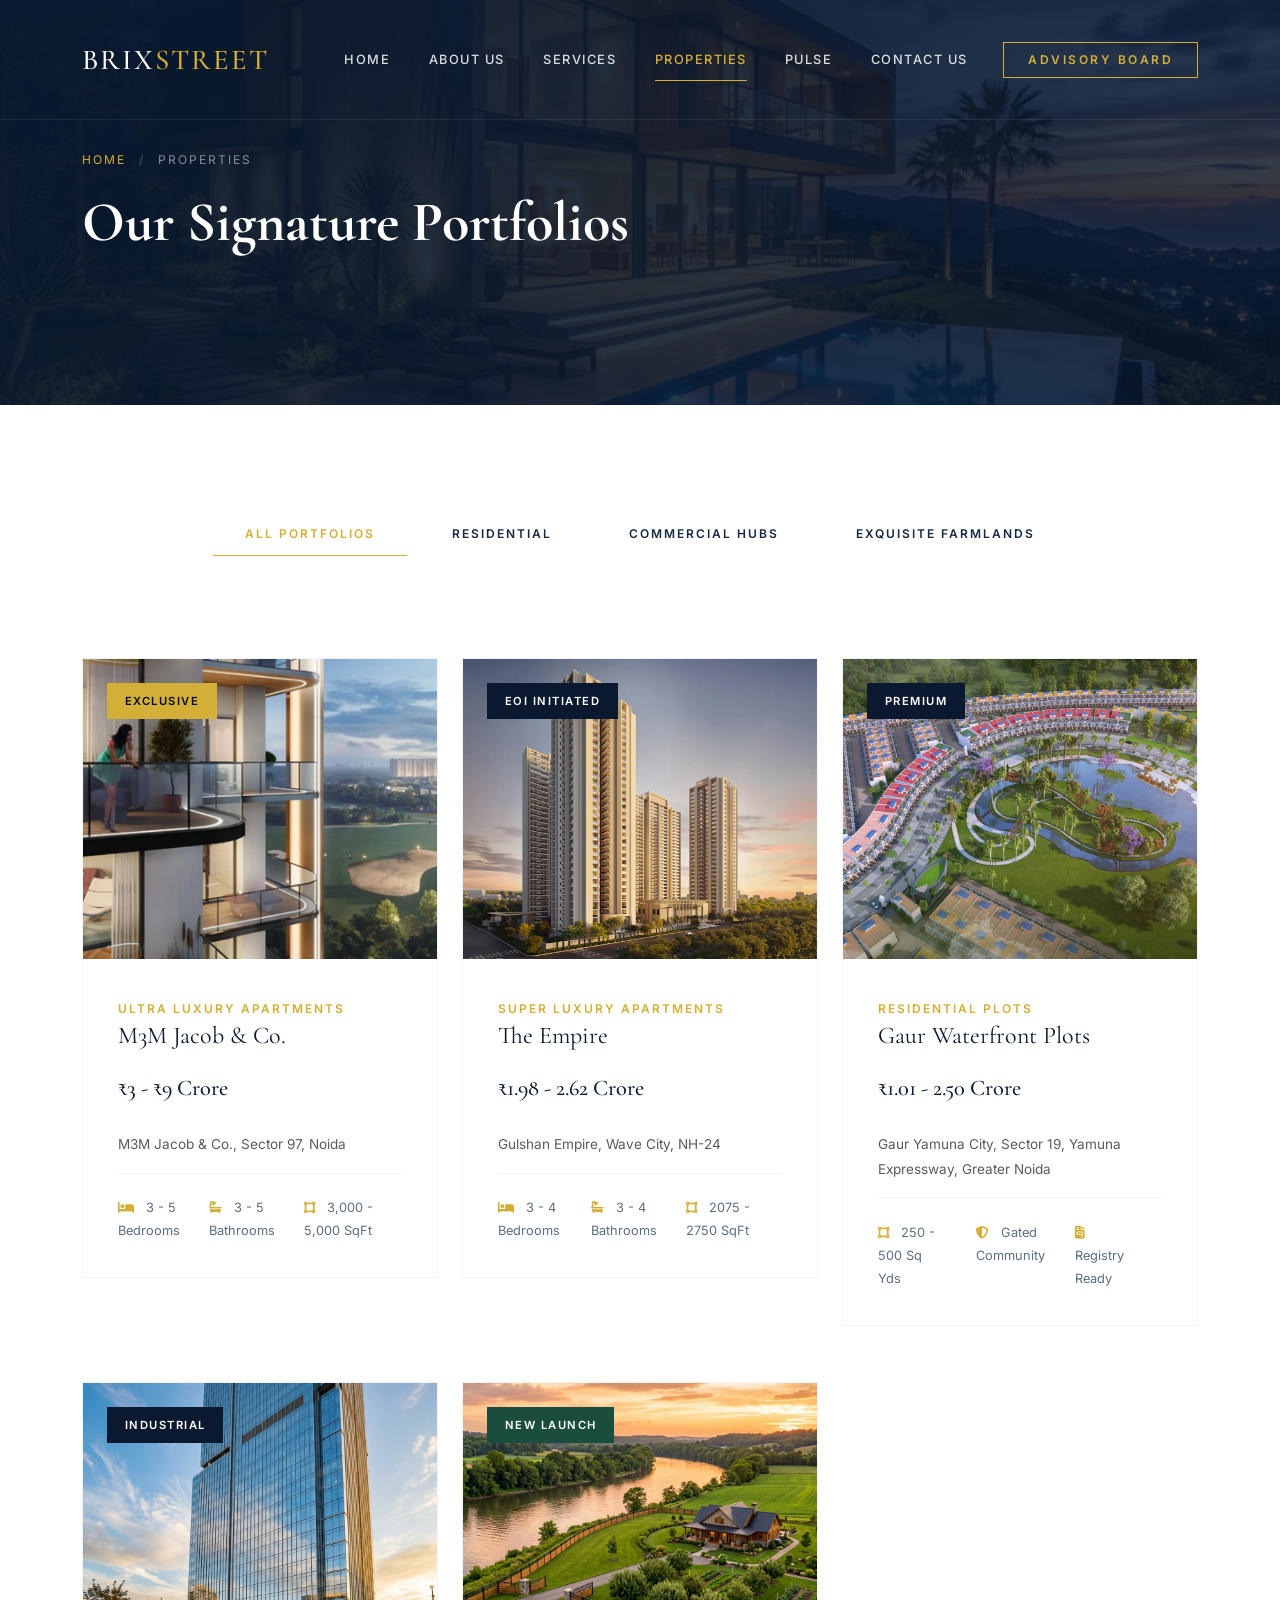
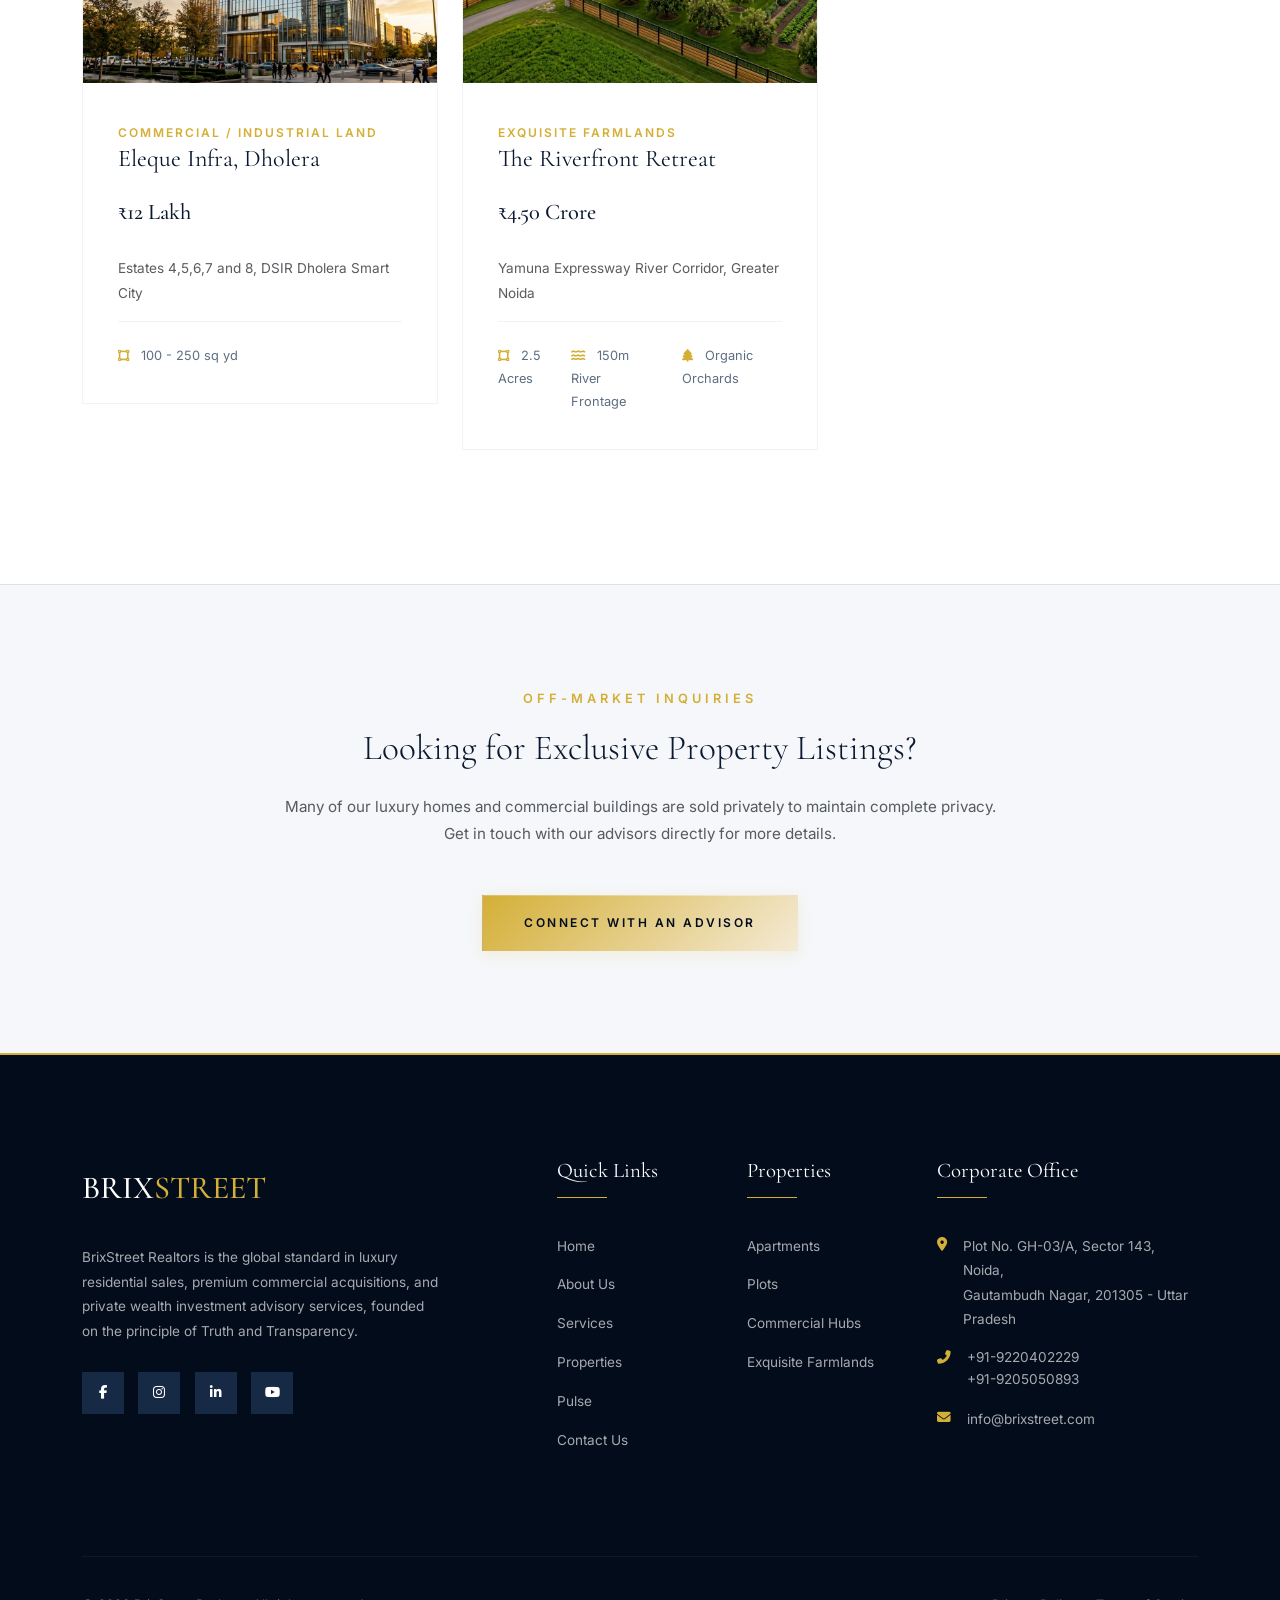
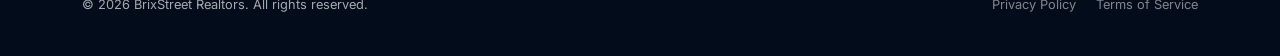
<file: properties.html>
<!DOCTYPE html>
<html lang="en">
<head>
    <meta charset="UTF-8">
    <meta name="viewport" content="width=device-width, initial-scale=1.0">
    <title>Properties Portfolio | BrixStreet Realtors - Truth & Transparency</title>
    <!-- Meta Tags for SEO -->
    <meta name="description" content="Browse BrixStreet Realtors' exclusive portfolios. Filter through signature luxury estates, prime commercial complexes, and modern residential villas built on truth and transparency.">
    <link rel="canonical" href="https://www.brixstreet.com/properties.html">
    
    <!-- Bootstrap CSS -->
    <link href="https://cdn.jsdelivr.net/npm/bootstrap@5.3.2/dist/css/bootstrap.min.css" rel="stylesheet">
    <!-- Font Awesome Icons -->
    <link href="https://cdnjs.cloudflare.com/ajax/libs/font-awesome/6.4.0/css/all.min.css" rel="stylesheet">
    <!-- Custom Style Sheet -->
    <link href="css/style.css" rel="stylesheet">

    <!-- Schema Markup JSON-LD -->
    <script type="application/ld+json">
    {
      "@context": "https://schema.org",
      "@type": "RealEstateAgent",
      "name": "BrixStreet Realtors",
      "image": "https://www.brixstreet.com/images/hero.png",
      "@id": "https://www.brixstreet.com/#agent",
      "url": "https://www.brixstreet.com",
      "telephone": "+91-9220402229, +91-9205050893",
      "priceRange": "$$$$",
      "address": {
        "@type": "PostalAddress",
        "streetAddress": "Plot No. GH-03/A, Sector 143, Noida",
        "addressLocality": "Gautambudh Nagar",
        "addressRegion": "Uttar Pradesh",
        "postalCode": "201305",
        "addressCountry": "IN"
      },
      "geo": {
        "@type": "GeoCoordinates",
        "latitude": 28.5023056,
        "longitude": 77.4275278
      },
      "openingHoursSpecification": {
        "@type": "OpeningHoursSpecification",
        "dayOfWeek": [
          "Monday",
          "Tuesday",
          "Wednesday",
          "Thursday",
          "Friday"
        ],
        "opens": "09:00",
        "closes": "18:00"
      },
      "sameAs": [
        "https://www.facebook.com/brixstreet",
        "https://www.instagram.com/brixstreet",
        "https://www.linkedin.com/company/brixstreet"
      ]
    }
    </script>
</head>
<body>

    <!-- Sticky Navigation Bar -->
    <header>
        <nav class="navbar navbar-expand-lg navbar-dark navbar-custom fixed-top" id="mainNavbar" aria-label="Main Navigation">
            <div class="container">
                <a class="navbar-brand" href="index.html" aria-label="BrixStreet Realtors Home">BRIX<span>STREET</span></a>
                <button class="navbar-toggler" type="button" data-bs-toggle="collapse" data-bs-target="#navbarNav" aria-controls="navbarNav" aria-expanded="false" aria-label="Toggle navigation Menu">
                    <span class="toggler-icon"></span>
                    <span class="toggler-icon"></span>
                    <span class="toggler-icon"></span>
                </button>
                <div class="collapse navbar-collapse justify-content-end" id="navbarNav">
                    <ul class="navbar-nav align-items-lg-center">
                        <li class="nav-item">
                            <a class="nav-link" href="index.html">Home</a>
                        </li>
                        <li class="nav-item">
                            <a class="nav-link" href="about.html">About Us</a>
                        </li>
                        <li class="nav-item">
                            <a class="nav-link" href="services.html">Services</a>
                        </li>
                        <li class="nav-item">
                            <a class="nav-link active" href="properties.html" aria-current="page">Properties</a>
                        </li>
                        <li class="nav-item">
                            <a class="nav-link" href="pulse.html">Pulse</a>
                        </li>
                        <li class="nav-item">
                            <a class="nav-link" href="contact.html">Contact Us</a>
                        </li>
                        <li class="nav-item ms-lg-3 mt-3 mt-lg-0">
                            <a class="btn btn-outline-gold px-4 py-2" href="contact.html" style="font-size: 0.75rem; padding: 0.6rem 1.5rem;" aria-label="Contact Advisory Board">Advisory Board</a>
                        </li>
                    </ul>
                </div>
            </div>
        </nav>
    </header>

    <main>
        <!-- Page Hero Section -->
        <section class="page-hero" style="background-image: url('images/hero.png');" aria-label="Introduction Banner">
            <div class="page-hero-overlay"></div>
            <div class="container page-hero-content text-center text-md-start">
                <div class="row">
                    <div class="col-lg-8 animate-slide-up">
                        <nav aria-label="Breadcrumb">
                            <ul class="breadcrumb-custom justify-content-center justify-content-md-start">
                                <li><a href="index.html">Home</a></li>
                                <li class="text-white-50">Properties</li>
                            </ul>
                        </nav>
                        <h1 class="display-4 font-heading text-white fw-bold mb-0" style="font-weight: 300;">Our Signature Portfolios</h1>
                    </div>
                </div>
            </div>
        </section>

        <!-- Filters & Property Grid -->
        <section class="section-padding" aria-label="Properties Directory">
            <div class="container">
                <!-- Filter Tabs -->
                <div class="row">
                    <div class="col-12 text-center animate-fade-in">
                        <div class="filter-tabs" role="tablist" aria-label="Filter Properties by Type">
                            <button class="filter-tab-btn active" data-filter="all" role="tab" aria-selected="true" aria-label="View all properties">All Portfolios</button>
                            <button class="filter-tab-btn" data-filter="residential" role="tab" aria-selected="false" aria-label="Filter by residential properties">Residential</button>
                            <button class="filter-tab-btn" data-filter="commercial" role="tab" aria-selected="false" aria-label="Filter by commercial complexes">Commercial Hubs</button>
                            <button class="filter-tab-btn" data-filter="farmland" role="tab" aria-selected="false" aria-label="Filter by exquisite farmlands">Exquisite Farmlands</button>
                        </div>
                        
                        <!-- Residential Sub-filters -->
                        <div class="residential-sub-filters d-none mt-4 animate-fade-in text-center" id="residentialSubFilters" role="tablist" aria-label="Filter Residential by Subtype">
                            <button class="sub-filter-btn active" data-subfilter="all" role="tab" aria-selected="true">All Residential</button>
                            <button class="sub-filter-btn" data-subfilter="apartments" role="tab" aria-selected="false">Apartments</button>
                            <button class="sub-filter-btn" data-subfilter="plots" role="tab" aria-selected="false">Plots</button>
                        </div>
                    </div>
                </div>
                
                <!-- Property Grid dynamically populated from js/properties-data.js -->
                <div class="row g-4 mt-2" id="propertiesGrid">
                    <!-- Cards will render here dynamically -->
                </div>
            </div>
        </section>

        <!-- Advisory Contact Banner -->
        <section class="section-padding bg-gray border-top" aria-label="Bespoke Property Curations CTA">
            <div class="container text-center">
                <div class="row justify-content-center">
                    <div class="col-lg-8 animate-slide-up">
                        <span class="section-subtitle">Off-Market Inquiries</span>
                        <h2 class="font-heading mb-4 text-navy" style="font-weight: 300; font-size: 2.2rem;">Looking for Exclusive Property Listings?</h2>
                        <p class="text-muted mb-5">Many of our luxury homes and commercial buildings are sold privately to maintain complete privacy. Get in touch with our advisors directly for more details.</p>
                        <a href="contact.html" class="btn btn-gold" aria-label="Connect with a corporate advisor for off-market sales">Connect with an Advisor</a>
                    </div>
                </div>
            </div>
        </section>
    </main>

    <!-- Footer -->
    <footer class="footer" aria-label="Site Footer">
        <div class="container">
            <div class="row g-4">
                <div class="col-lg-4">
                    <a class="footer-logo" href="index.html" aria-label="BrixStreet Realtors Homepage">BRIX<span>STREET</span></a>
                    <p class="mb-4 pr-lg-4" style="font-size: 0.85rem; line-height: 1.8;">BrixStreet Realtors is the global standard in luxury residential sales, premium commercial acquisitions, and private wealth investment advisory services, founded on the principle of Truth and Transparency.</p>
                    <div class="footer-socials">
                        <a href="#" aria-label="Follow BrixStreet Realtors on Facebook"><i class="fab fa-facebook-f" aria-hidden="true"></i></a>
                        <a href="#" aria-label="Follow BrixStreet Realtors on Instagram"><i class="fab fa-instagram" aria-hidden="true"></i></a>
                        <a href="#" aria-label="Follow BrixStreet Realtors on LinkedIn"><i class="fab fa-linkedin-in" aria-hidden="true"></i></a>
                        <a href="#" aria-label="Follow BrixStreet Realtors on YouTube"><i class="fab fa-youtube" aria-hidden="true"></i></a>
                    </div>
                </div>
                <div class="col-md-4 col-lg-2 offset-lg-1">
                    <h4 class="font-heading text-white">Quick Links</h4>
                    <ul class="footer-links">
                        <li><a href="index.html">Home</a></li>
                        <li><a href="about.html">About Us</a></li>
                        <li><a href="services.html">Services</a></li>
                        <li><a href="properties.html">Properties</a></li>
                        <li><a href="pulse.html">Pulse</a></li>
                        <li><a href="contact.html">Contact Us</a></li>
                    </ul>
                </div>
                <div class="col-md-4 col-lg-2">
                    <h4 class="font-heading text-white">Properties</h4>
                    <ul class="footer-links">
                        <li><a href="properties.html?type=residential-apartments">Apartments</a></li>
                        <li><a href="properties.html?type=residential-plots">Plots</a></li>
                        <li><a href="properties.html?type=commercial">Commercial Hubs</a></li>
                        <li><a href="properties.html?type=farmland">Exquisite Farmlands</a></li>
                    </ul>
                </div>
                <div class="col-md-4 col-lg-3">
                    <h4 class="font-heading text-white">Corporate Office</h4>
                    <address class="mb-0" style="font-style: normal; font-size: 0.85rem; line-height: 1.8;">
                        <span class="mb-3 d-flex"><i class="fas fa-map-marker-alt text-gold me-3 mt-1" aria-hidden="true"></i> Plot No. GH-03/A, Sector 143, Noida,<br>Gautambudh Nagar, 201305 - Uttar Pradesh</span>
                        <span class="mb-3 d-flex"><i class="fas fa-phone-alt text-gold me-3 mt-1" aria-hidden="true"></i>
                            <span style="line-height: 1.6;">+91-9220402229<br>+91-9205050893</span>
                        </span>
                        <span class="mb-0 d-flex"><i class="fas fa-envelope text-gold me-3 mt-1" aria-hidden="true"></i> info@brixstreet.com</span>
                    </address>
                </div>
            </div>
            
            <div class="footer-bottom text-center">
                <div class="row align-items-center">
                    <div class="col-md-6 text-md-start mb-3 mb-md-0">
                        &copy; 2026 BrixStreet Realtors. All rights reserved.
                    </div>
                    <div class="col-md-6 text-md-end">
                        <a href="#" class="text-white-50 me-3" style="font-size: 0.8rem;">Privacy Policy</a>
                        <a href="#" class="text-white-50" style="font-size: 0.8rem;">Terms of Service</a>
                    </div>
                </div>
            </div>
        </div>
    </footer>

    <!-- Bootstrap JS Bundle -->
    <script src="https://cdn.jsdelivr.net/npm/bootstrap@5.3.2/dist/js/bootstrap.bundle.min.js"></script>
    <!-- Properties Database -->
    <script src="js/properties-data.js"></script>
    <!-- Properties Renderer -->
    <script src="js/properties-renderer.js"></script>
    <!-- Custom Main Script -->
    <script src="js/main.js"></script>
</body>
</html>
</file>
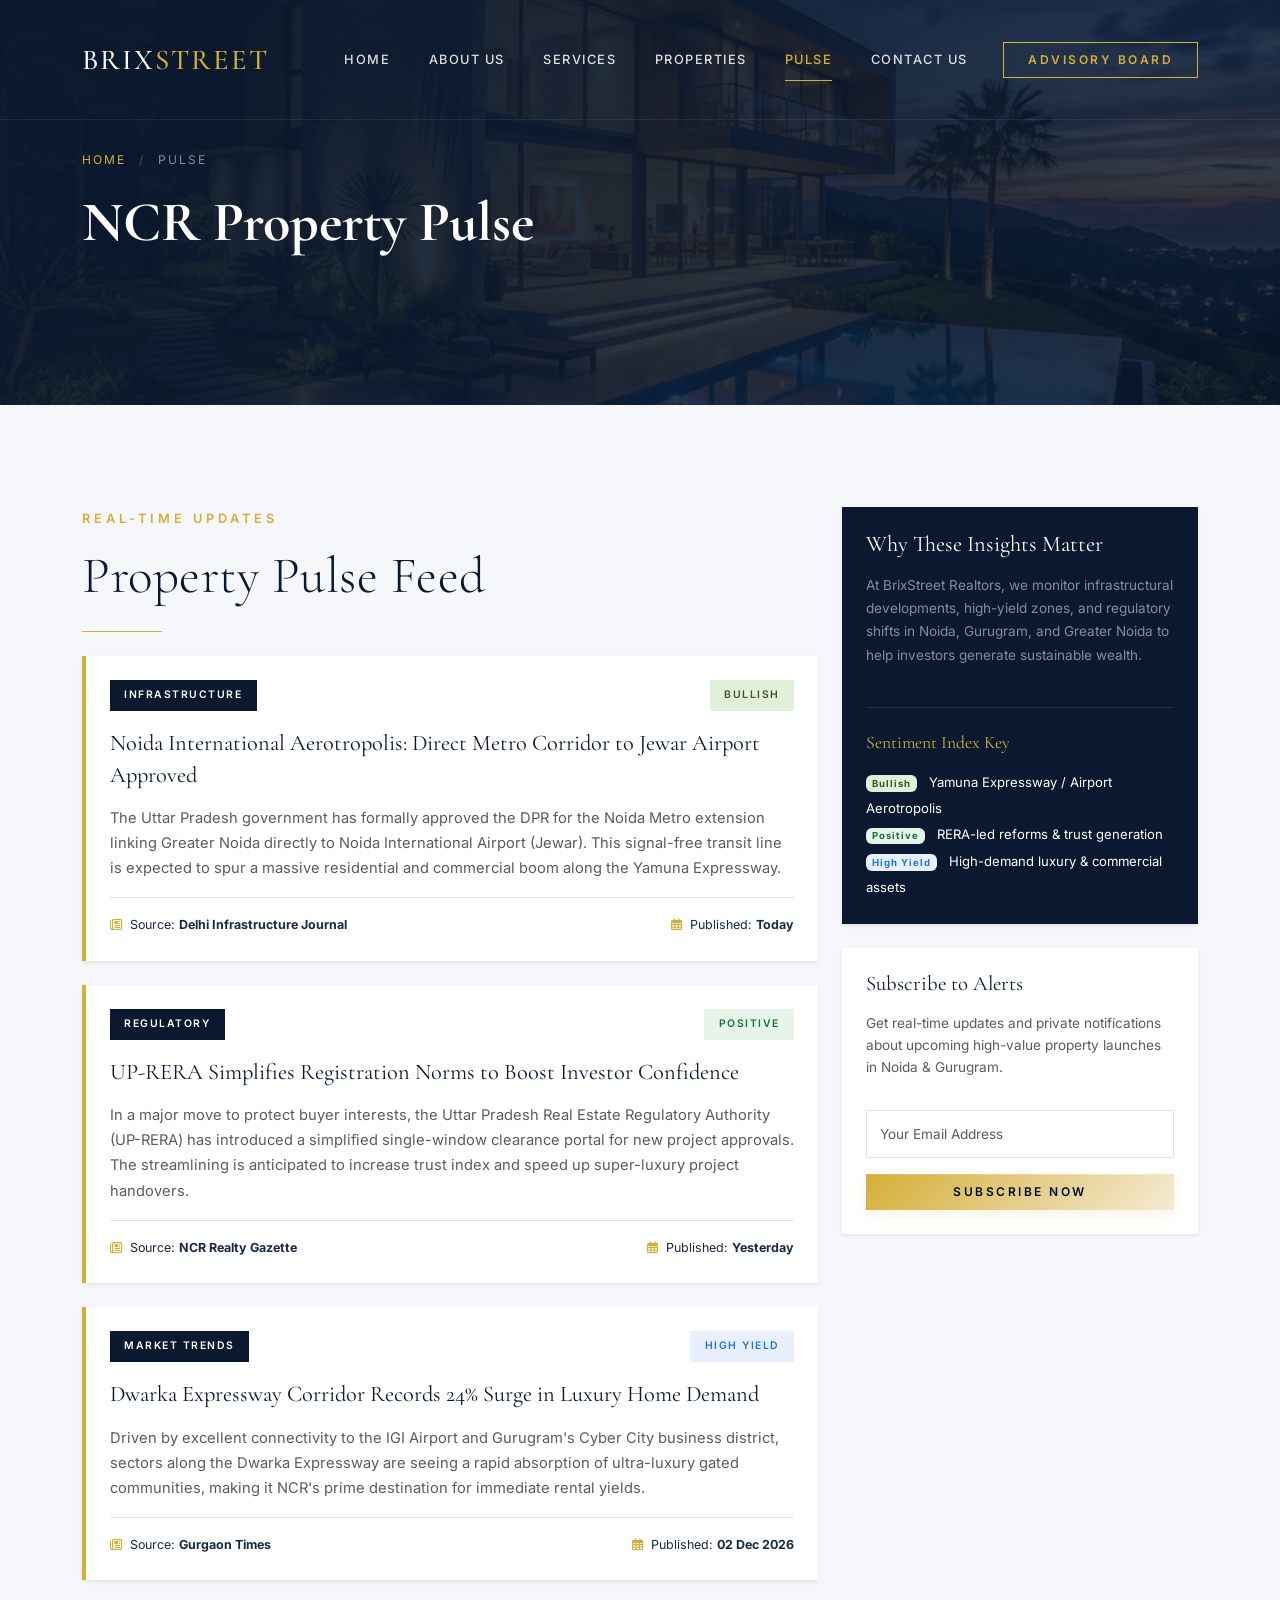
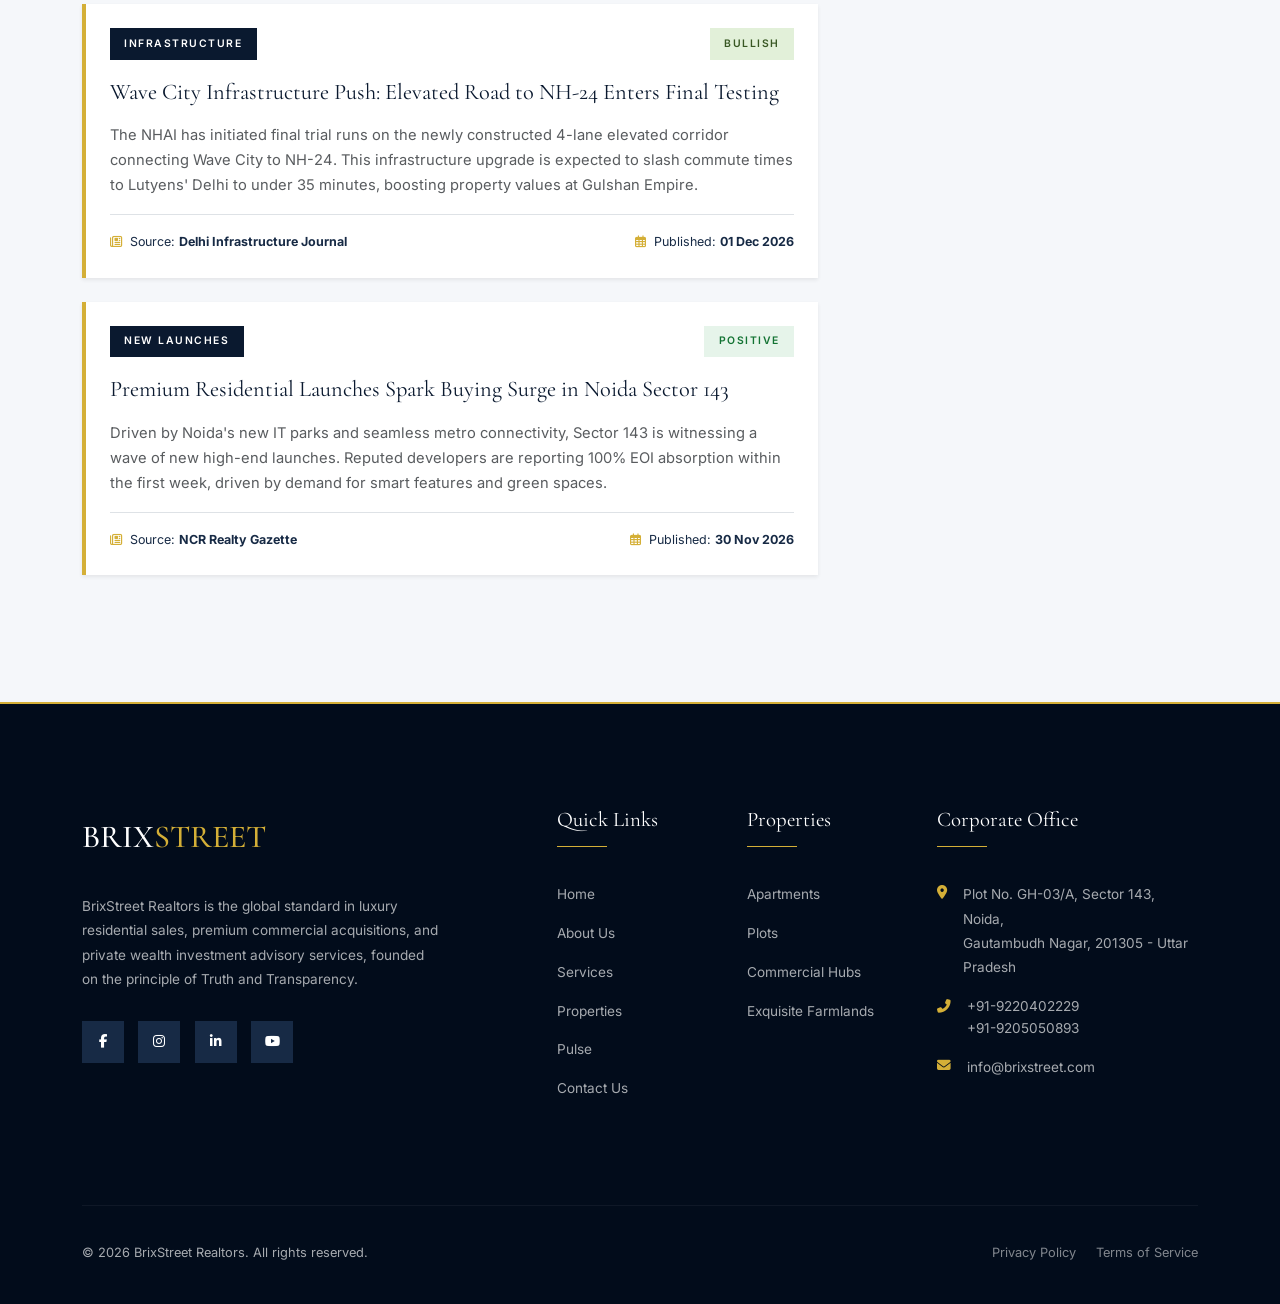
<file: pulse.html>
<!DOCTYPE html>
<html lang="en">
<head>
    <meta charset="UTF-8">
    <meta name="viewport" content="width=device-width, initial-scale=1.0">
    <title>Delhi NCR Property Pulse & Market Insights | BrixStreet Realtors</title>
    <!-- Meta Tags for SEO -->
    <meta name="description" content="Read real-time updates on upcoming luxury properties, infrastructure developments, and RERA regulations across Delhi NCR, Gurugram, and Noida.">
    <link rel="canonical" href="https://www.brixstreet.com/pulse.html">
    
    <!-- Bootstrap CSS -->
    <link href="https://cdn.jsdelivr.net/npm/bootstrap@5.3.2/dist/css/bootstrap.min.css" rel="stylesheet">
    <!-- Font Awesome Icons -->
    <link href="https://cdnjs.cloudflare.com/ajax/libs/font-awesome/6.4.0/css/all.min.css" rel="stylesheet">
    <!-- Custom Style Sheet -->
    <link href="css/style.css" rel="stylesheet">

    <!-- Schema Markup JSON-LD -->
    <script type="application/ld+json">
    {
      "@context": "https://schema.org",
      "@type": "RealEstateAgent",
      "name": "BrixStreet Realtors",
      "image": "https://www.brixstreet.com/images/hero.png",
      "@id": "https://www.brixstreet.com/#agent",
      "url": "https://www.brixstreet.com",
      "telephone": "+91-9220402229, +91-9205050893",
      "priceRange": "$$$$",
      "address": {
        "@type": "PostalAddress",
        "streetAddress": "Plot No. GH-03/A, Sector 143, Noida",
        "addressLocality": "Gautambudh Nagar",
        "addressRegion": "Uttar Pradesh",
        "postalCode": "201305",
        "addressCountry": "IN"
      },
      "geo": {
        "@type": "GeoCoordinates",
        "latitude": 28.5023056,
        "longitude": 77.4275278
      },
      "openingHoursSpecification": {
        "@type": "OpeningHoursSpecification",
        "dayOfWeek": [
          "Monday",
          "Tuesday",
          "Wednesday",
          "Thursday",
          "Friday"
        ],
        "opens": "09:00",
        "closes": "18:00"
      },
      "sameAs": [
        "https://www.facebook.com/brixstreet",
        "https://www.instagram.com/brixstreet",
        "https://www.linkedin.com/company/brixstreet"
      ]
    }
    </script>
</head>
<body>

    <!-- Sticky Navigation Bar -->
    <header>
        <nav class="navbar navbar-expand-lg navbar-dark navbar-custom fixed-top" id="mainNavbar" aria-label="Main Navigation">
            <div class="container">
                <a class="navbar-brand" href="index.html" aria-label="BrixStreet Realtors Home">BRIX<span>STREET</span></a>
                <button class="navbar-toggler" type="button" data-bs-toggle="collapse" data-bs-target="#navbarNav" aria-controls="navbarNav" aria-expanded="false" aria-label="Toggle navigation Menu">
                    <span class="toggler-icon"></span>
                    <span class="toggler-icon"></span>
                    <span class="toggler-icon"></span>
                </button>
                <div class="collapse navbar-collapse justify-content-end" id="navbarNav">
                    <ul class="navbar-nav align-items-lg-center">
                        <li class="nav-item">
                            <a class="nav-link" href="index.html">Home</a>
                        </li>
                        <li class="nav-item">
                            <a class="nav-link" href="about.html">About Us</a>
                        </li>
                        <li class="nav-item">
                            <a class="nav-link" href="services.html">Services</a>
                        </li>
                        <li class="nav-item">
                            <a class="nav-link" href="properties.html">Properties</a>
                        </li>
                        <li class="nav-item">
                            <a class="nav-link active" href="pulse.html" aria-current="page">Pulse</a>
                        </li>
                        <li class="nav-item">
                            <a class="nav-link" href="contact.html">Contact Us</a>
                        </li>
                        <li class="nav-item ms-lg-3 mt-3 mt-lg-0">
                            <a class="btn btn-outline-gold px-4 py-2" href="contact.html" style="font-size: 0.75rem; padding: 0.6rem 1.5rem;" aria-label="Contact Advisory Board">Advisory Board</a>
                        </li>
                    </ul>
                </div>
            </div>
        </nav>
    </header>

    <main>
        <!-- Page Hero Section -->
        <section class="page-hero" style="background-image: url('images/hero.png');" aria-label="Introduction Banner">
            <div class="page-hero-overlay"></div>
            <div class="container page-hero-content text-center text-md-start">
                <div class="row">
                    <div class="col-lg-8 animate-slide-up">
                        <nav aria-label="Breadcrumb">
                            <ul class="breadcrumb-custom justify-content-center justify-content-md-start">
                                <li><a href="index.html">Home</a></li>
                                <li class="text-white-50">Pulse</li>
                            </ul>
                        </nav>
                        <h1 class="display-4 font-heading text-white fw-bold mb-0" style="font-weight: 300;">NCR Property Pulse</h1>
                    </div>
                </div>
            </div>
        </section>

        <!-- News Feed Section -->
        <section class="section-padding bg-gray" aria-label="Delhi NCR Property News Feed">
            <div class="container">
                <div class="row g-4">
                    <!-- Left Side: News Feed Column -->
                    <div class="col-lg-8">
                        <div class="section-title-wrap mb-4">
                            <span class="section-subtitle">Real-time Updates</span>
                            <h2 class="section-title">Property Pulse Feed</h2>
                        </div>
                        
                        <!-- News Feed Container dynamically populated by js/news-renderer.js -->
                        <div class="row" id="newsFeedContainer">
                            <!-- Top 5 articles will render here dynamically -->
                        </div>
                    </div>

                    <!-- Right Side: Sidebar Widget -->
                    <div class="col-lg-4 animate-slide-in-right">
                        <div class="card border-0 rounded-0 shadow-sm p-4 bg-navy text-white mb-4">
                            <h3 class="font-heading mb-3 text-white" style="font-size: 1.4rem; font-weight: 400;">Why These Insights Matter</h3>
                            <p class="text-white-50" style="font-size: 0.85rem; line-height: 1.7;">At BrixStreet Realtors, we monitor infrastructural developments, high-yield zones, and regulatory shifts in Noida, Gurugram, and Greater Noida to help investors generate sustainable wealth.</p>
                            <hr class="border-secondary my-4">
                            <h4 class="font-heading text-gold mb-3" style="font-size: 1.1rem; font-weight: 400;">Sentiment Index Key</h4>
                            <ul class="list-unstyled mb-0" style="font-size: 0.82rem; line-height: 2;">
                                <li><span class="badge sentiment-bullish me-2" style="font-size: 0.6rem; letter-spacing: 1px;">Bullish</span> Yamuna Expressway / Airport Aerotropolis</li>
                                <li><span class="badge sentiment-positive me-2" style="font-size: 0.6rem; letter-spacing: 1px;">Positive</span> RERA-led reforms & trust generation</li>
                                <li><span class="badge sentiment-yield me-2" style="font-size: 0.6rem; letter-spacing: 1px;">High Yield</span> High-demand luxury & commercial assets</li>
                            </ul>
                        </div>

                        <div class="card border-0 rounded-0 shadow-sm p-4 bg-white">
                            <h3 class="font-heading mb-3 text-navy" style="font-size: 1.3rem; font-weight: 400;">Subscribe to Alerts</h3>
                            <p class="text-muted" style="font-size: 0.85rem; line-height: 1.6;">Get real-time updates and private notifications about upcoming high-value property launches in Noida & Gurugram.</p>
                            <form class="mt-3">
                                <div class="mb-3">
                                    <input type="email" class="form-control rounded-0" placeholder="Your Email Address" style="padding: 0.8rem; font-size: 0.85rem;" required>
                                </div>
                                <button type="submit" class="btn btn-gold w-100 py-2" style="font-size: 0.75rem;">Subscribe Now</button>
                            </form>
                        </div>
                    </div>
                </div>
            </div>
        </section>
    </main>

    <!-- Footer -->
    <footer class="footer" aria-label="Site Footer">
        <div class="container">
            <div class="row g-4">
                <div class="col-lg-4">
                    <a class="footer-logo" href="index.html" aria-label="BrixStreet Realtors Homepage">BRIX<span>STREET</span></a>
                    <p class="mb-4 pr-lg-4" style="font-size: 0.85rem; line-height: 1.8;">BrixStreet Realtors is the global standard in luxury residential sales, premium commercial acquisitions, and private wealth investment advisory services, founded on the principle of Truth and Transparency.</p>
                    <div class="footer-socials">
                        <a href="#" aria-label="Follow BrixStreet Realtors on Facebook"><i class="fab fa-facebook-f" aria-hidden="true"></i></a>
                        <a href="#" aria-label="Follow BrixStreet Realtors on Instagram"><i class="fab fa-instagram" aria-hidden="true"></i></a>
                        <a href="#" aria-label="Follow BrixStreet Realtors on LinkedIn"><i class="fab fa-linkedin-in" aria-hidden="true"></i></a>
                        <a href="#" aria-label="Follow BrixStreet Realtors on YouTube"><i class="fab fa-youtube" aria-hidden="true"></i></a>
                    </div>
                </div>
                <div class="col-md-4 col-lg-2 offset-lg-1">
                    <h4 class="font-heading text-white">Quick Links</h4>
                    <ul class="footer-links">
                        <li><a href="index.html">Home</a></li>
                        <li><a href="about.html">About Us</a></li>
                        <li><a href="services.html">Services</a></li>
                        <li><a href="properties.html">Properties</a></li>
                        <li><a href="pulse.html">Pulse</a></li>
                        <li><a href="contact.html">Contact Us</a></li>
                    </ul>
                </div>
                <div class="col-md-4 col-lg-2">
                    <h4 class="font-heading text-white">Properties</h4>
                    <ul class="footer-links">
                        <li><a href="properties.html?type=residential-apartments">Apartments</a></li>
                        <li><a href="properties.html?type=residential-plots">Plots</a></li>
                        <li><a href="properties.html?type=commercial">Commercial Hubs</a></li>
                        <li><a href="properties.html?type=farmland">Exquisite Farmlands</a></li>
                    </ul>
                </div>
                <div class="col-md-4 col-lg-3">
                    <h4 class="font-heading text-white">Corporate Office</h4>
                    <address class="mb-0" style="font-style: normal; font-size: 0.85rem; line-height: 1.8;">
                        <span class="mb-3 d-flex"><i class="fas fa-map-marker-alt text-gold me-3 mt-1" aria-hidden="true"></i> Plot No. GH-03/A, Sector 143, Noida,<br>Gautambudh Nagar, 201305 - Uttar Pradesh</span>
                        <span class="mb-3 d-flex"><i class="fas fa-phone-alt text-gold me-3 mt-1" aria-hidden="true"></i>
                            <span style="line-height: 1.6;">+91-9220402229<br>+91-9205050893</span>
                        </span>
                        <span class="mb-0 d-flex"><i class="fas fa-envelope text-gold me-3 mt-1" aria-hidden="true"></i> info@brixstreet.com</span>
                    </address>
                </div>
            </div>
            
            <div class="footer-bottom text-center">
                <div class="row align-items-center">
                    <div class="col-md-6 text-md-start mb-3 mb-md-0">
                        &copy; 2026 BrixStreet Realtors. All rights reserved.
                    </div>
                    <div class="col-md-6 text-md-end">
                        <a href="#" class="text-white-50 me-3" style="font-size: 0.8rem;">Privacy Policy</a>
                        <a href="#" class="text-white-50" style="font-size: 0.8rem;">Terms of Service</a>
                    </div>
                </div>
            </div>
        </div>
    </footer>

    <!-- Bootstrap JS Bundle -->
    <script src="https://cdn.jsdelivr.net/npm/bootstrap@5.3.2/dist/js/bootstrap.bundle.min.js"></script>
    <!-- News Database -->
    <script src="js/news-data.js"></script>
    <!-- News Renderer -->
    <script src="js/news-renderer.js"></script>
    <!-- Custom Main Script -->
    <script src="js/main.js"></script>
</body>
</html>
</file>
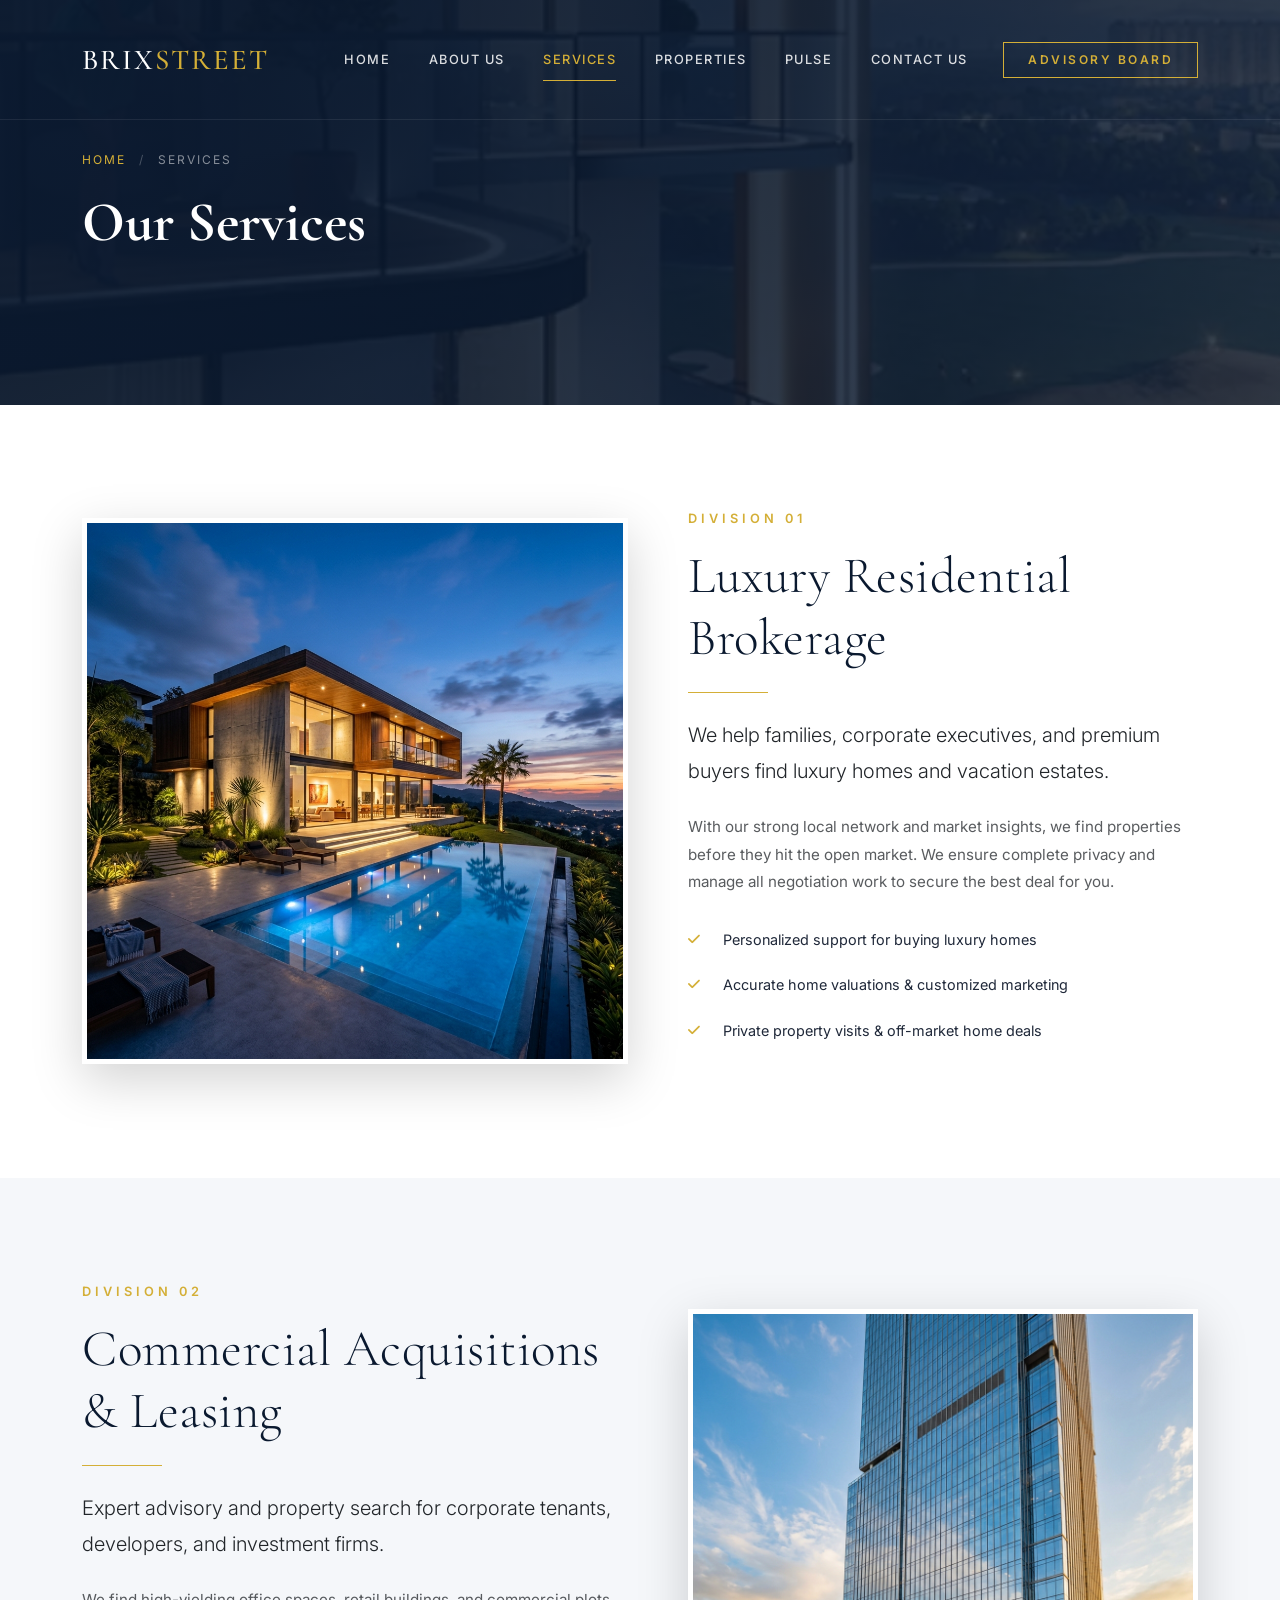
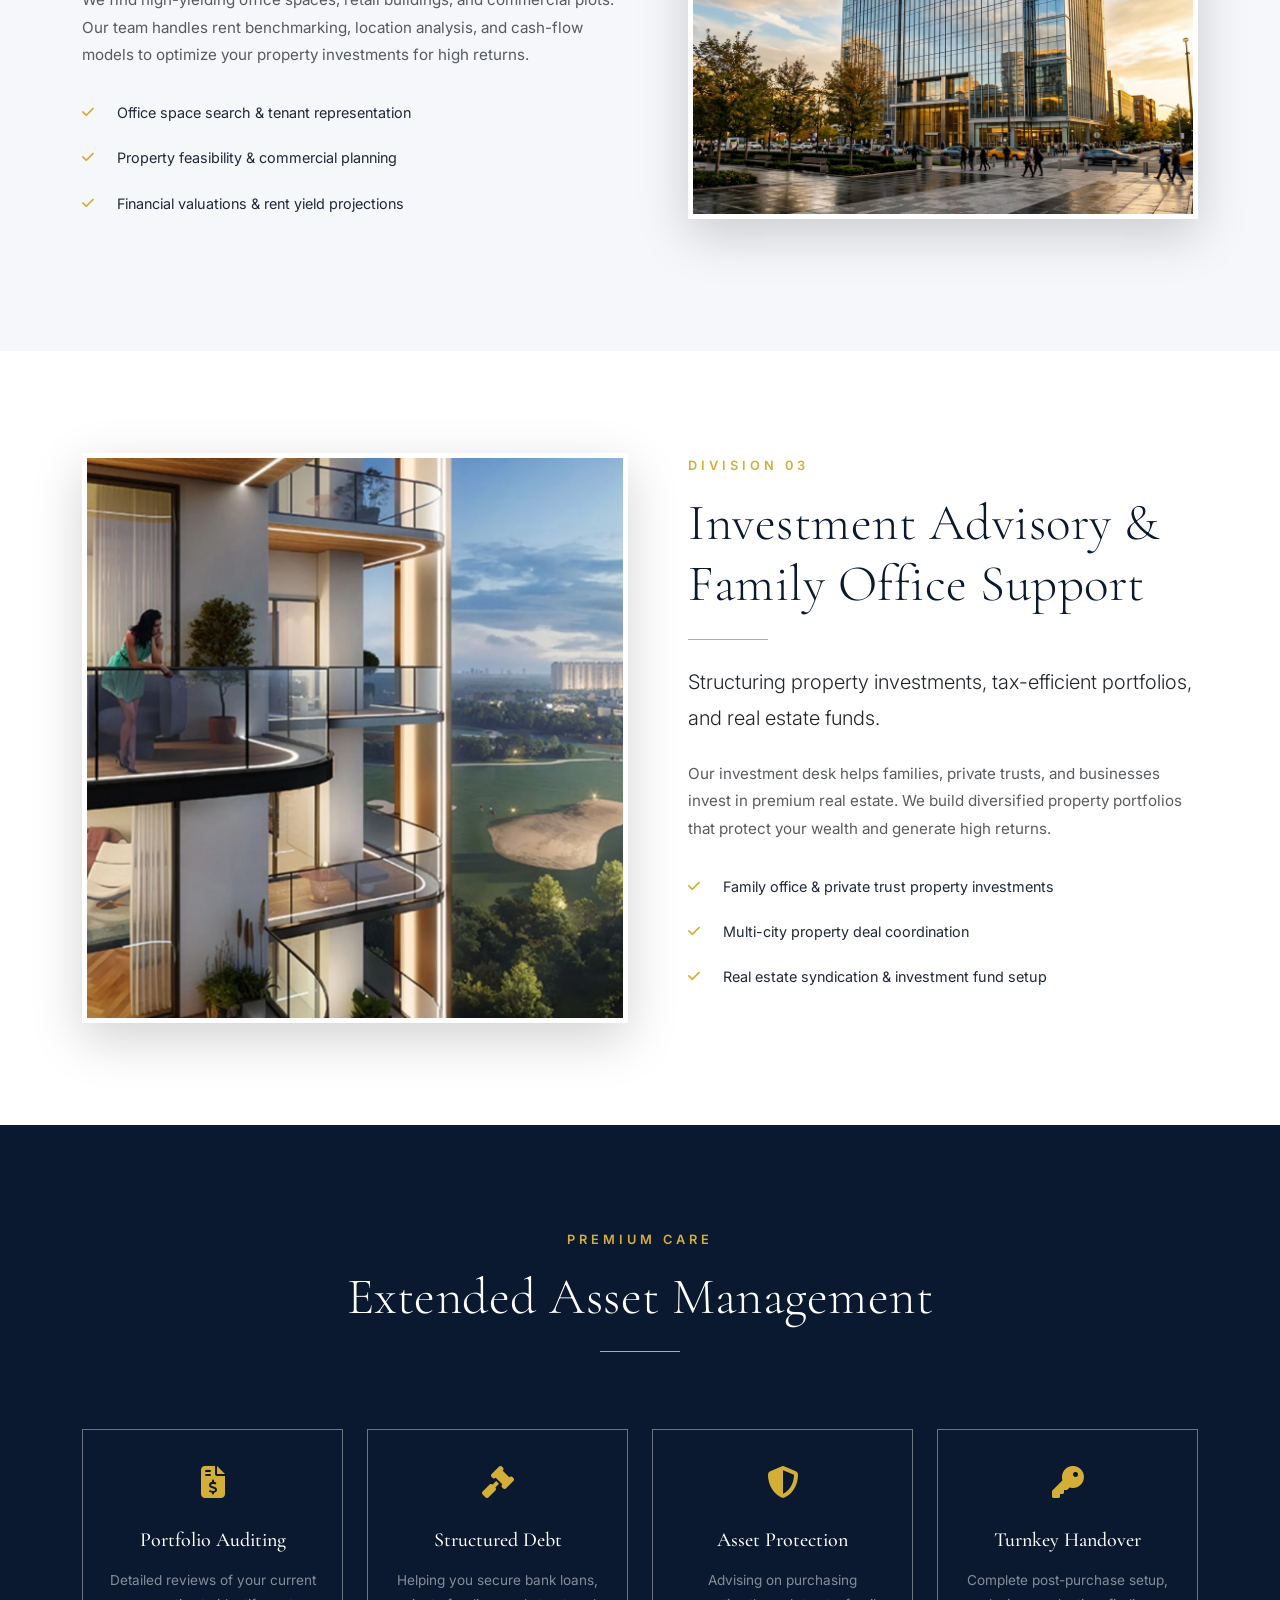
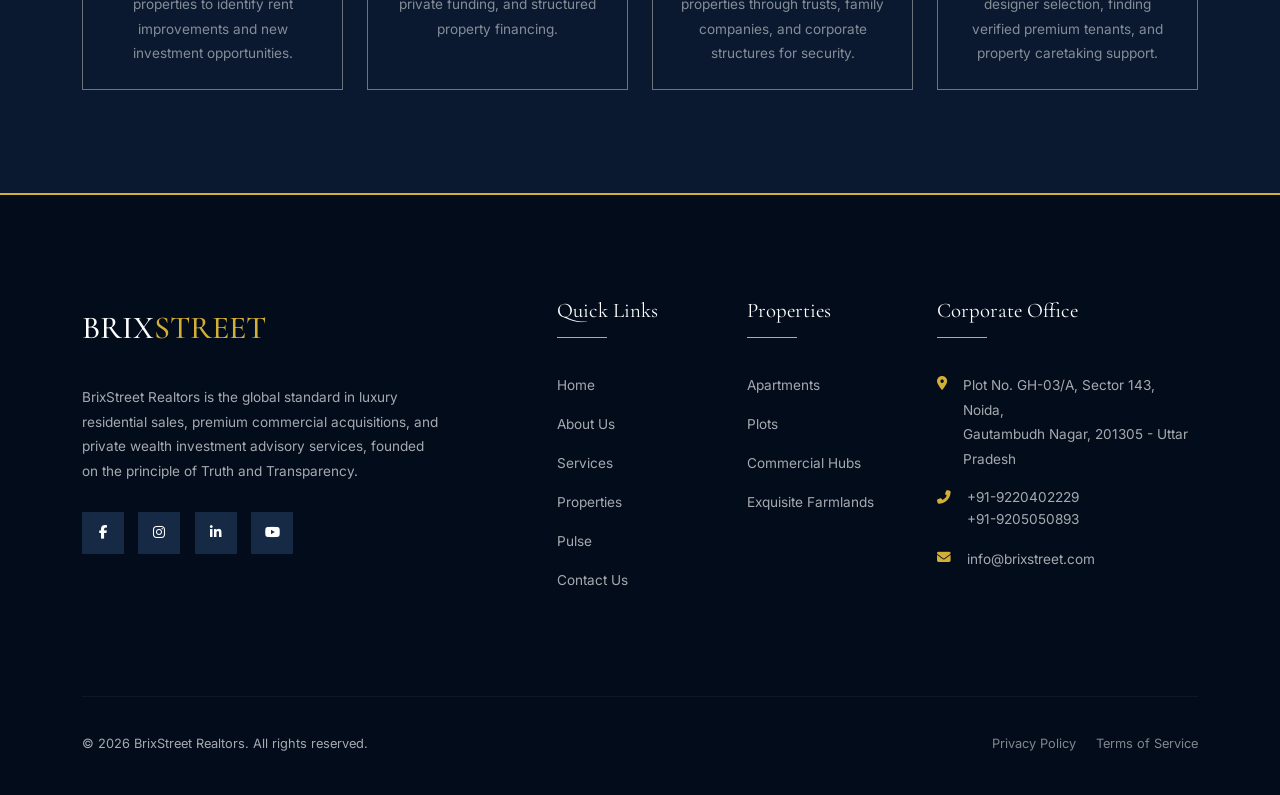
<file: services.html>
<!DOCTYPE html>
<html lang="en">
<head>
    <meta charset="UTF-8">
    <meta name="viewport" content="width=device-width, initial-scale=1.0">
    <title>Services & Advisory | BrixStreet Realtors - Truth & Transparency</title>
    <!-- Meta Tags for SEO -->
    <meta name="description" content="Explore BrixStreet Realtors' specialized divisions: Residential Brokerage, Commercial Real Estate, and Wealth Portfolio Investment Advisory.">
    <link rel="canonical" href="https://www.brixstreet.com/services.html">
    
    <!-- Bootstrap CSS -->
    <link href="https://cdn.jsdelivr.net/npm/bootstrap@5.3.2/dist/css/bootstrap.min.css" rel="stylesheet">
    <!-- Font Awesome Icons -->
    <link href="https://cdnjs.cloudflare.com/ajax/libs/font-awesome/6.4.0/css/all.min.css" rel="stylesheet">
    <!-- Custom Style Sheet -->
    <link href="css/style.css" rel="stylesheet">

    <!-- Schema Markup JSON-LD -->
    <script type="application/ld+json">
    {
      "@context": "https://schema.org",
      "@type": "RealEstateAgent",
      "name": "BrixStreet Realtors",
      "image": "https://www.brixstreet.com/images/luxury.png",
      "@id": "https://www.brixstreet.com/#agent",
      "url": "https://www.brixstreet.com",
      "telephone": "+91-9220402229, +91-9205050893",
      "priceRange": "$$$$",
      "address": {
        "@type": "PostalAddress",
        "streetAddress": "Plot No. GH-03/A, Sector 143, Noida",
        "addressLocality": "Gautambudh Nagar",
        "addressRegion": "Uttar Pradesh",
        "postalCode": "201305",
        "addressCountry": "IN"
      },
      "geo": {
        "@type": "GeoCoordinates",
        "latitude": 28.5023056,
        "longitude": 77.4275278
      },
      "openingHoursSpecification": {
        "@type": "OpeningHoursSpecification",
        "dayOfWeek": [
          "Monday",
          "Tuesday",
          "Wednesday",
          "Thursday",
          "Friday"
        ],
        "opens": "09:00",
        "closes": "18:00"
      },
      "sameAs": [
        "https://www.facebook.com/brixstreet",
        "https://www.instagram.com/brixstreet",
        "https://www.linkedin.com/company/brixstreet"
      ]
    }
    </script>
</head>
<body>

    <!-- Sticky Navigation Bar -->
    <header>
        <nav class="navbar navbar-expand-lg navbar-dark navbar-custom fixed-top" id="mainNavbar" aria-label="Main Navigation">
            <div class="container">
                <a class="navbar-brand" href="index.html" aria-label="BrixStreet Realtors Home">BRIX<span>STREET</span></a>
                <button class="navbar-toggler" type="button" data-bs-toggle="collapse" data-bs-target="#navbarNav" aria-controls="navbarNav" aria-expanded="false" aria-label="Toggle navigation Menu">
                    <span class="toggler-icon"></span>
                    <span class="toggler-icon"></span>
                    <span class="toggler-icon"></span>
                </button>
                <div class="collapse navbar-collapse justify-content-end" id="navbarNav">
                    <ul class="navbar-nav align-items-lg-center">
                        <li class="nav-item">
                            <a class="nav-link" href="index.html">Home</a>
                        </li>
                        <li class="nav-item">
                            <a class="nav-link" href="about.html">About Us</a>
                        </li>
                        <li class="nav-item">
                            <a class="nav-link active" href="services.html" aria-current="page">Services</a>
                        </li>
                        <li class="nav-item">
                            <a class="nav-link" href="properties.html">Properties</a>
                        </li>
                        <li class="nav-item">
                            <a class="nav-link" href="pulse.html">Pulse</a>
                        </li>
                        <li class="nav-item">
                            <a class="nav-link" href="contact.html">Contact Us</a>
                        </li>
                        <li class="nav-item ms-lg-3 mt-3 mt-lg-0">
                            <a class="btn btn-outline-gold px-4 py-2" href="contact.html" style="font-size: 0.75rem; padding: 0.6rem 1.5rem;" aria-label="Contact Advisory Board">Advisory Board</a>
                        </li>
                    </ul>
                </div>
            </div>
        </nav>
    </header>

    <main>
        <!-- Page Hero Section -->
        <section class="page-hero" style="background-image: url('images/luxury.png');" aria-label="Introduction Banner">
            <div class="page-hero-overlay"></div>
            <div class="container page-hero-content text-center text-md-start">
                <div class="row">
                    <div class="col-lg-8 animate-slide-up">
                        <nav aria-label="Breadcrumb">
                            <ul class="breadcrumb-custom justify-content-center justify-content-md-start">
                                <li><a href="index.html">Home</a></li>
                                <li class="text-white-50">Services</li>
                            </ul>
                        </nav>
                        <h1 class="display-4 font-heading text-white fw-bold mb-0" style="font-weight: 300;">Our Services</h1>
                    </div>
                </div>
            </div>
        </section>

        <!-- Residential Services -->
        <section class="section-padding" id="residential" aria-label="Residential Brokerage Details">
            <div class="container">
                <div class="row align-items-center">
                    <div class="col-lg-6 mb-5 mb-lg-0 animate-slide-in-left">
                        <img src="images/hero.png" alt="Luxury Residential Villa Exterior" class="img-fluid border-5 border-white shadow-lg" style="border: 8px solid #FFFFFF;" loading="lazy">
                    </div>
                    <div class="col-lg-6 ps-lg-5 animate-slide-in-right">
                        <span class="section-subtitle">Division 01</span>
                        <h2 class="section-title mb-4">Luxury Residential Brokerage</h2>
                        <p class="lead text-dark mb-4">We help families, corporate executives, and premium buyers find luxury homes and vacation estates.</p>
                        <p class="text-muted mb-4">With our strong local network and market insights, we find properties before they hit the open market. We ensure complete privacy and manage all negotiation work to secure the best deal for you.</p>
                        <ul class="about-features-list">
                            <li>Personalized support for buying luxury homes</li>
                            <li>Accurate home valuations & customized marketing</li>
                            <li>Private property visits & off-market home deals</li>
                        </ul>
                    </div>
                </div>
            </div>
        </section>

        <!-- Commercial Services -->
        <section class="section-padding bg-gray" id="commercial" aria-label="Commercial Acquisition Details">
            <div class="container">
                <div class="row align-items-center">
                    <div class="col-lg-6 order-lg-2 ps-lg-5 mb-5 mb-lg-0 animate-slide-in-right">
                        <img src="images/commercial.png" alt="Modern Corporate Glass Skyscraper" class="img-fluid border-5 border-white shadow-lg" style="border: 8px solid #FFFFFF;" loading="lazy">
                    </div>
                    <div class="col-lg-6 order-lg-1 animate-slide-in-left">
                        <span class="section-subtitle">Division 02</span>
                        <h2 class="section-title mb-4">Commercial Acquisitions & Leasing</h2>
                        <p class="lead text-dark mb-4">Expert advisory and property search for corporate tenants, developers, and investment firms.</p>
                        <p class="text-muted mb-4">We find high-yielding office spaces, retail buildings, and commercial plots. Our team handles rent benchmarking, location analysis, and cash-flow models to optimize your property investments for high returns.</p>
                        <ul class="about-features-list">
                            <li>Office space search & tenant representation</li>
                            <li>Property feasibility & commercial planning</li>
                            <li>Financial valuations & rent yield projections</li>
                        </ul>
                    </div>
                </div>
            </div>
        </section>

        <!-- Investment Advisory -->
        <section class="section-padding" id="investment" aria-label="Advisory details">
            <div class="container">
                <div class="row align-items-center">
                    <div class="col-lg-6 mb-5 mb-lg-0 animate-slide-in-left">
                        <img src="images/luxury.png" alt="Luxury Penthouse skyline view at sunset" class="img-fluid border-5 border-white shadow-lg" style="border: 8px solid #FFFFFF;" loading="lazy">
                    </div>
                    <div class="col-lg-6 ps-lg-5 animate-slide-in-right">
                        <span class="section-subtitle">Division 03</span>
                        <h2 class="section-title mb-4">Investment Advisory & Family Office Support</h2>
                        <p class="lead text-dark mb-4">Structuring property investments, tax-efficient portfolios, and real estate funds.</p>
                        <p class="text-muted mb-4">Our investment desk helps families, private trusts, and businesses invest in premium real estate. We build diversified property portfolios that protect your wealth and generate high returns.</p>
                        <ul class="about-features-list">
                            <li>Family office & private trust property investments</li>
                            <li>Multi-city property deal coordination</li>
                            <li>Real estate syndication & investment fund setup</li>
                        </ul>
                    </div>
                </div>
            </div>
        </section>

        <!-- Value Added Services Grid -->
        <section class="section-padding bg-navy text-white" aria-label="Asset Management Services">
            <div class="container">
                <div class="section-title-wrap section-title-center">
                    <span class="section-subtitle text-gold">Premium Care</span>
                    <h2 class="section-title section-title-center text-white">Extended Asset Management</h2>
                </div>
                
                <div class="row g-4">
                    <div class="col-md-3 animate-slide-up">
                        <article class="p-4 h-100 border border-secondary text-center">
                            <div class="text-gold mb-3" style="font-size: 2rem;"><i class="fas fa-file-invoice-dollar" aria-hidden="true"></i></div>
                            <h4 class="text-white font-heading h5 mb-3">Portfolio Auditing</h4>
                            <p class="text-white-50 mb-0" style="font-size: 0.85rem;">Detailed reviews of your current properties to identify rent improvements and new investment opportunities.</p>
                        </article>
                    </div>
                    <div class="col-md-3 animate-slide-up" style="transition-delay: 0.1s;">
                        <article class="p-4 h-100 border border-secondary text-center">
                            <div class="text-gold mb-3" style="font-size: 2rem;"><i class="fas fa-gavel" aria-hidden="true"></i></div>
                            <h4 class="text-white font-heading h5 mb-3">Structured Debt</h4>
                            <p class="text-white-50 mb-0" style="font-size: 0.85rem;">Helping you secure bank loans, private funding, and structured property financing.</p>
                        </article>
                    </div>
                    <div class="col-md-3 animate-slide-up" style="transition-delay: 0.2s;">
                        <article class="p-4 h-100 border border-secondary text-center">
                            <div class="text-gold mb-3" style="font-size: 2rem;"><i class="fas fa-shield-halved" aria-hidden="true"></i></div>
                            <h4 class="text-white font-heading h5 mb-3">Asset Protection</h4>
                            <p class="text-white-50 mb-0" style="font-size: 0.85rem;">Advising on purchasing properties through trusts, family companies, and corporate structures for security.</p>
                        </article>
                    </div>
                    <div class="col-md-3 animate-slide-up" style="transition-delay: 0.3s;">
                        <article class="p-4 h-100 border border-secondary text-center">
                            <div class="text-gold mb-3" style="font-size: 2rem;"><i class="fas fa-key" aria-hidden="true"></i></div>
                            <h4 class="text-white font-heading h5 mb-3">Turnkey Handover</h4>
                            <p class="text-white-50 mb-0" style="font-size: 0.85rem;">Complete post-purchase setup, designer selection, finding verified premium tenants, and property caretaking support.</p>
                        </article>
                    </div>
                </div>
            </div>
        </section>
    </main>

    <!-- Footer -->
    <footer class="footer" aria-label="Site Footer">
        <div class="container">
            <div class="row g-4">
                <div class="col-lg-4">
                    <a class="footer-logo" href="index.html" aria-label="BrixStreet Realtors Homepage">BRIX<span>STREET</span></a>
                    <p class="mb-4 pr-lg-4" style="font-size: 0.85rem; line-height: 1.8;">BrixStreet Realtors is the global standard in luxury residential sales, premium commercial acquisitions, and private wealth investment advisory services, founded on the principle of Truth and Transparency.</p>
                    <div class="footer-socials">
                        <a href="#" aria-label="Follow BrixStreet Realtors on Facebook"><i class="fab fa-facebook-f" aria-hidden="true"></i></a>
                        <a href="#" aria-label="Follow BrixStreet Realtors on Instagram"><i class="fab fa-instagram" aria-hidden="true"></i></a>
                        <a href="#" aria-label="Follow BrixStreet Realtors on LinkedIn"><i class="fab fa-linkedin-in" aria-hidden="true"></i></a>
                        <a href="#" aria-label="Follow BrixStreet Realtors on YouTube"><i class="fab fa-youtube" aria-hidden="true"></i></a>
                    </div>
                </div>
                <div class="col-md-4 col-lg-2 offset-lg-1">
                    <h4 class="font-heading text-white">Quick Links</h4>
                    <ul class="footer-links">
                        <li><a href="index.html">Home</a></li>
                        <li><a href="about.html">About Us</a></li>
                        <li><a href="services.html">Services</a></li>
                        <li><a href="properties.html">Properties</a></li>
                        <li><a href="pulse.html">Pulse</a></li>
                        <li><a href="contact.html">Contact Us</a></li>
                    </ul>
                </div>
                <div class="col-md-4 col-lg-2">
                    <h4 class="font-heading text-white">Properties</h4>
                    <ul class="footer-links">
                        <li><a href="properties.html?type=residential-apartments">Apartments</a></li>
                        <li><a href="properties.html?type=residential-plots">Plots</a></li>
                        <li><a href="properties.html?type=commercial">Commercial Hubs</a></li>
                        <li><a href="properties.html?type=farmland">Exquisite Farmlands</a></li>
                    </ul>
                </div>
                <div class="col-md-4 col-lg-3">
                    <h4 class="font-heading text-white">Corporate Office</h4>
                    <address class="mb-0" style="font-style: normal; font-size: 0.85rem; line-height: 1.8;">
                        <span class="mb-3 d-flex"><i class="fas fa-map-marker-alt text-gold me-3 mt-1" aria-hidden="true"></i> Plot No. GH-03/A, Sector 143, Noida,<br>Gautambudh Nagar, 201305 - Uttar Pradesh</span>
                        <span class="mb-3 d-flex"><i class="fas fa-phone-alt text-gold me-3 mt-1" aria-hidden="true"></i>
                            <span style="line-height: 1.6;">+91-9220402229<br>+91-9205050893</span>
                        </span>
                        <span class="mb-0 d-flex"><i class="fas fa-envelope text-gold me-3 mt-1" aria-hidden="true"></i> info@brixstreet.com</span>
                    </address>
                </div>
            </div>
            
            <div class="footer-bottom text-center">
                <div class="row align-items-center">
                    <div class="col-md-6 text-md-start mb-3 mb-md-0">
                        &copy; 2026 BrixStreet Realtors. All rights reserved.
                    </div>
                    <div class="col-md-6 text-md-end">
                        <a href="#" class="text-white-50 me-3" style="font-size: 0.8rem;">Privacy Policy</a>
                        <a href="#" class="text-white-50" style="font-size: 0.8rem;">Terms of Service</a>
                    </div>
                </div>
            </div>
        </div>
    </footer>

    <!-- Bootstrap JS Bundle -->
    <script src="https://cdn.jsdelivr.net/npm/bootstrap@5.3.2/dist/js/bootstrap.bundle.min.js"></script>
    <!-- Custom Main Script -->
    <script src="js/main.js"></script>
</body>
</html>
</file>
<file: css/style.css>
/* ==========================================================================
   BRIXSTREET REALTORS - PREMIUM UTILITY STYLE SHEET
   Theme: Luxury, Modern, Minimal, Professional
   Colors: Dark Blue (#0A192F), White (#FFFFFF), Brushed Gold (#D4AF37)
   ========================================================================== */

/* Import Google Fonts - Cormorant Garamond & Inter */
@import url('https://fonts.googleapis.com/css2?family=Cormorant+Garamond:ital,wght@0,300;0,400;0,500;0,600;0,700;1,400&family=Inter:wght@300;400;500;600;700&display=swap');

:root {
    --color-primary: #0A192F;
    --color-primary-light: #172A45;
    --color-primary-dark: #020C1B;
    --color-gold: #D4AF37;
    --color-gold-hover: #C5A059;
    --color-gold-light: #F4EAD4;
    --color-text-dark: #20293A;
    --color-text-light: #F8F9FA;
    --color-bg-gray: #F5F7FA;
    
    --font-heading: 'Cormorant Garamond', serif;
    --font-body: 'Inter', sans-serif;
    
    --transition-smooth: all 0.5s cubic-bezier(0.16, 1, 0.3, 1);
    --shadow-soft: 0 8px 30px rgba(0, 0, 0, 0.03);
    --shadow-medium: 0 16px 48px rgba(10, 25, 47, 0.08);
}

/* --- Global Base --- */
* {
    margin: 0;
    padding: 0;
    box-sizing: border-box;
}

body {
    font-family: var(--font-body);
    color: var(--color-text-dark);
    background-color: #FFFFFF;
    overflow-x: hidden;
    line-height: 1.8;
    font-size: 0.95rem;
    -webkit-font-smoothing: antialiased;
}

h1, h2, h3, h4, h5, h6 {
    font-family: var(--font-heading);
    color: var(--color-primary);
    font-weight: 500;
}

a {
    color: var(--color-primary);
    text-decoration: none;
    transition: var(--transition-smooth);
}

a:hover {
    color: var(--color-gold);
}

.text-gold {
    color: var(--color-gold) !important;
}

.bg-navy {
    background-color: var(--color-primary) !important;
}

.bg-navy-light {
    background-color: var(--color-primary-light) !important;
}

.bg-gray {
    background-color: var(--color-bg-gray) !important;
}

/* Focus indicator for Accessibility */
a:focus, button:focus, input:focus, select:focus, textarea:focus {
    outline: 2px solid var(--color-gold);
    outline-offset: 3px;
}

/* --- Premium Buttons --- */
@keyframes goldShimmer {
    0% { background-position: 0% 50%; }
    50% { background-position: 100% 50%; }
    100% { background-position: 0% 50%; }
}

.btn-gold {
    background: linear-gradient(135deg, #D4AF37 0%, #F4EAD4 50%, #C5A059 100%);
    background-size: 200% 200%;
    color: var(--color-primary-dark) !important;
    font-family: var(--font-body);
    font-weight: 600;
    font-size: 0.75rem;
    letter-spacing: 2.5px;
    text-transform: uppercase;
    padding: 1.1rem 2.6rem;
    border: 1px solid transparent;
    border-radius: 0;
    transition: var(--transition-smooth);
    box-shadow: 0 4px 15px rgba(212, 175, 55, 0.15);
}

.btn-gold:hover {
    animation: goldShimmer 2s ease infinite;
    box-shadow: 0 6px 20px rgba(212, 175, 55, 0.3);
    transform: translateY(-2px);
}

.btn-outline-gold {
    background-color: transparent;
    color: var(--color-gold) !important;
    font-family: var(--font-body);
    font-weight: 600;
    font-size: 0.75rem;
    letter-spacing: 2.5px;
    text-transform: uppercase;
    padding: 1.1rem 2.6rem;
    border: 1px solid var(--color-gold);
    border-radius: 0;
    transition: var(--transition-smooth);
}

.btn-outline-gold:hover {
    background: linear-gradient(135deg, #D4AF37 0%, #C5A059 100%);
    color: var(--color-primary-dark) !important;
    border-color: transparent;
    box-shadow: 0 6px 15px rgba(212, 175, 55, 0.2);
    transform: translateY(-2px);
}

/* --- Sticky Navigation Bar --- */
.navbar-custom {
    padding: 1.8rem 0;
    background-color: transparent;
    transition: var(--transition-smooth);
    border-bottom: 1px solid rgba(255, 255, 255, 0.08);
    z-index: 1000;
}

.navbar-custom.navbar-scrolled {
    padding: 0.9rem 0;
    background-color: rgba(10, 25, 47, 0.96);
    backdrop-filter: blur(15px);
    -webkit-backdrop-filter: blur(15px);
    box-shadow: 0 10px 40px rgba(2, 12, 27, 0.15);
    border-bottom: 1px solid rgba(212, 175, 55, 0.2);
}

.navbar-custom .navbar-brand {
    font-family: var(--font-heading);
    font-weight: 500;
    font-size: 1.8rem;
    letter-spacing: 2px;
}

.navbar-custom .navbar-brand span {
    color: var(--color-gold);
}

.navbar-custom .nav-link {
    font-family: var(--font-body);
    font-size: 0.8rem;
    font-weight: 500;
    letter-spacing: 1.5px;
    text-transform: uppercase;
    color: #FFFFFF !important;
    padding: 0.5rem 1.1rem !important;
    margin: 0 0.1rem;
    position: relative;
    opacity: 0.85;
}

.navbar-custom .nav-link::after {
    content: '';
    position: absolute;
    bottom: -2px;
    left: 1.1rem;
    width: 0;
    height: 1px;
    background-color: var(--color-gold);
    transition: var(--transition-smooth);
}

.navbar-custom .nav-link:hover::after,
.navbar-custom .nav-link.active::after {
    width: calc(100% - 2.2rem);
}

.navbar-custom .nav-link:hover,
.navbar-custom .nav-link.active {
    color: var(--color-gold) !important;
    opacity: 1;
}

/* Accessibility: Active link screen-reader support */
.navbar-custom .nav-link.active::before {
    content: '';
    position: absolute;
    width: 1px;
    height: 1px;
    overflow: hidden;
}

/* Custom Hamburger Icon */
.navbar-toggler {
    border: none;
    outline: none !important;
    padding: 0;
}

.toggler-icon {
    width: 28px;
    height: 1px;
    background-color: #FFFFFF;
    display: block;
    margin: 7px 0;
    transition: var(--transition-smooth);
}

.navbar-toggler[aria-expanded="true"] .toggler-icon:nth-child(1) {
    transform: translateY(8px) rotate(45deg);
}

.navbar-toggler[aria-expanded="true"] .toggler-icon:nth-child(2) {
    opacity: 0;
}

.navbar-toggler[aria-expanded="true"] .toggler-icon:nth-child(3) {
    transform: translateY(-8px) rotate(-45deg);
}

/* --- Hero Section --- */
.hero-section {
    position: relative;
    height: 100vh;
    min-height: 750px;
    display: flex;
    align-items: center;
    background-size: cover;
    background-position: center;
    background-attachment: scroll; /* Fallback for iOS */
}

@media (min-width: 992px) {
    .hero-section {
        background-attachment: fixed;
    }
}

.hero-overlay {
    position: absolute;
    top: 0;
    left: 0;
    width: 100%;
    height: 100%;
    background: linear-gradient(to right, rgba(10, 25, 47, 0.95) 0%, rgba(10, 25, 47, 0.6) 100%);
    z-index: 1;
}

.hero-content {
    position: relative;
    z-index: 2;
    color: #FFFFFF;
}

@keyframes letterExpand {
    0% { letter-spacing: 2px; opacity: 0; }
    100% { letter-spacing: 6px; opacity: 1; }
}

.hero-subtitle {
    font-size: 0.85rem;
    text-transform: uppercase;
    letter-spacing: 6px;
    color: var(--color-gold);
    font-weight: 600;
    margin-bottom: 1.5rem;
    display: inline-block;
    animation: letterExpand 1.5s cubic-bezier(0.16, 1, 0.3, 1) forwards;
}

.hero-title {
    font-size: clamp(2.8rem, 6vw, 5.2rem);
    font-weight: 300;
    line-height: 1.1;
    margin-bottom: 2rem;
    color: #FFFFFF;
}

/* Search/Filter Container */
.search-filter-box {
    position: relative;
    z-index: 5;
    margin-top: -90px;
    background-color: #FFFFFF;
    padding: 2.8rem;
    box-shadow: var(--shadow-medium);
    border-top: 3px solid var(--color-gold);
}

.search-filter-box label {
    font-size: 0.7rem;
    font-weight: 600;
    text-transform: uppercase;
    letter-spacing: 1.5px;
    color: var(--color-primary-light);
    margin-bottom: 0.6rem;
    display: block;
}

.search-filter-box .form-control,
.search-filter-box .form-select {
    border: 1px solid #ECEFF4;
    border-radius: 0;
    padding: 0.9rem 1.1rem;
    font-size: 0.85rem;
    color: var(--color-primary);
    transition: var(--transition-smooth);
}

.search-filter-box .form-control:focus,
.search-filter-box .form-select:focus {
    box-shadow: none;
    border-color: var(--color-gold);
}

/* --- Section Layouts --- */
.section-padding {
    padding: clamp(4rem, 8vw, 8rem) 0;
}

.section-title-wrap {
    margin-bottom: clamp(3rem, 6vw, 5rem);
}

.section-subtitle {
    font-size: 0.8rem;
    font-weight: 600;
    text-transform: uppercase;
    letter-spacing: 4px;
    color: var(--color-gold);
    display: block;
    margin-bottom: 1rem;
}

.section-title {
    font-size: clamp(2.2rem, 4vw, 3.2rem);
    font-weight: 300;
    position: relative;
    padding-bottom: 1.5rem;
    margin-bottom: 0;
    letter-spacing: 0.5px;
}

.section-title::after {
    content: '';
    position: absolute;
    bottom: 0;
    left: 0;
    width: 80px;
    height: 1px;
    background-color: var(--color-gold);
}

.section-title-center {
    text-align: center;
}

.section-title-center::after {
    left: 50%;
    transform: translateX(-50%);
}

/* --- Luxury Property Card --- */
.property-card {
    background-color: #FFFFFF;
    border: 1px solid #F0F4F8;
    transition: var(--transition-smooth);
    margin-bottom: 2rem;
    position: relative;
}

.property-img-wrap {
    position: relative;
    overflow: hidden;
    height: 300px;
}

.property-img-wrap img {
    width: 100%;
    height: 100%;
    object-fit: cover;
    transition: all 0.8s cubic-bezier(0.16, 1, 0.3, 1);
}

.property-card:hover .property-img-wrap img {
    transform: scale(1.06);
}

.property-badge {
    position: absolute;
    top: 1.5rem;
    left: 1.5rem;
    background-color: var(--color-primary);
    color: #FFFFFF;
    font-size: 0.7rem;
    font-weight: 600;
    text-transform: uppercase;
    letter-spacing: 1.5px;
    padding: 0.5rem 1.1rem;
    z-index: 3;
}

.property-badge.luxury-badge {
    background-color: var(--color-gold);
    color: var(--color-primary-dark);
}

.property-badge.farmland-badge {
    background-color: #1b4d3e;
    color: #FFFFFF;
}

.property-content {
    padding: 2.2rem;
}

.property-type {
    font-size: 0.75rem;
    font-weight: 600;
    color: var(--color-gold);
    text-transform: uppercase;
    letter-spacing: 2px;
    margin-bottom: 0.6rem;
}

.property-title {
    font-size: 1.5rem;
    font-weight: 400;
    margin-bottom: 1.1rem;
}

.property-price {
    font-size: 1.4rem;
    color: var(--color-primary);
    font-family: var(--font-heading);
    font-weight: 500;
    margin-bottom: 1.5rem;
}

.property-meta {
    display: flex;
    border-top: 1px solid #F0F4F8;
    padding-top: 1.4rem;
    margin-top: 1rem;
}

.property-meta-item {
    margin-right: 1.8rem;
    font-size: 0.8rem;
    color: #5C6E82;
}

.property-meta-item i {
    color: var(--color-gold);
    margin-right: 0.5rem;
}

.property-card:hover {
    box-shadow: var(--shadow-medium);
    border-color: var(--color-gold);
    transform: translateY(-8px);
}

/* --- Page Hero Section --- */
.page-hero {
    height: 45vh;
    min-height: 380px;
    background-size: cover;
    background-position: center;
    position: relative;
    display: flex;
    align-items: center;
    color: #FFFFFF;
}

.page-hero-overlay {
    position: absolute;
    top: 0;
    left: 0;
    width: 100%;
    height: 100%;
    background: linear-gradient(135deg, rgba(10, 25, 47, 0.98) 0%, rgba(10, 25, 47, 0.8) 100%);
    z-index: 1;
}

.page-hero-content {
    position: relative;
    z-index: 2;
}

.breadcrumb-custom {
    display: flex;
    list-style: none;
    padding: 0;
    margin: 0 0 1.2rem 0;
    font-size: 0.75rem;
    text-transform: uppercase;
    letter-spacing: 2px;
}

.breadcrumb-custom li {
    margin-right: 0.8rem;
    color: rgba(255, 255, 255, 0.55);
}

.breadcrumb-custom li a {
    color: var(--color-gold);
}

.breadcrumb-custom li::after {
    content: '/';
    margin-left: 0.8rem;
    color: rgba(255, 255, 255, 0.25);
}

.breadcrumb-custom li:last-child::after {
    display: none;
}

/* --- Service Boxes --- */
.service-box {
    background-color: #FFFFFF;
    padding: 3.5rem 2.2rem;
    border: 1px solid #F0F4F8;
    transition: var(--transition-smooth);
    margin-bottom: 2rem;
    height: 100%;
}

.service-icon {
    font-size: 2.8rem;
    color: var(--color-gold);
    margin-bottom: 1.8rem;
    display: inline-block;
}

.service-title {
    font-size: 1.6rem;
    margin-bottom: 1.2rem;
    font-weight: 400;
}

.service-box:hover {
    background-color: var(--color-primary);
    border-color: var(--color-primary);
    box-shadow: var(--shadow-medium);
    transform: translateY(-8px);
}

.service-box:hover .service-icon,
.service-box:hover .service-title,
.service-box:hover p {
    color: #FFFFFF !important;
}

.service-box:hover .service-link {
    color: var(--color-gold) !important;
}

.service-link {
    font-size: 0.75rem;
    font-weight: 600;
    text-transform: uppercase;
    letter-spacing: 2px;
    color: var(--color-primary);
    margin-top: 1.8rem;
    display: inline-block;
}

/* --- Stats Counter Section --- */
.stats-section {
    background-color: var(--color-primary);
    color: #FFFFFF;
    position: relative;
    padding: 6.5rem 0;
    overflow: hidden;
}

.stat-item {
    text-align: center;
}

.stat-number {
    font-size: clamp(2.8rem, 5vw, 4.5rem);
    font-family: var(--font-heading);
    font-weight: 300;
    color: var(--color-gold);
    line-height: 1;
    margin-bottom: 0.8rem;
}

.stat-title {
    font-size: 0.8rem;
    text-transform: uppercase;
    letter-spacing: 2.5px;
    color: rgba(255, 255, 255, 0.65);
    font-weight: 500;
}

/* --- About Image Stack --- */
.about-image-stack {
    position: relative;
    margin-bottom: 4rem;
}

.image-stack-main {
    width: 82%;
    position: relative;
    z-index: 2;
    border: 10px solid #FFFFFF;
    box-shadow: var(--shadow-medium);
}

.image-stack-sub {
    width: 52%;
    position: absolute;
    bottom: -35px;
    right: 0;
    z-index: 3;
    border: 10px solid #FFFFFF;
    box-shadow: var(--shadow-medium);
}

.about-features-list {
    list-style: none;
    padding: 0;
    margin: 2rem 0;
}

.about-features-list li {
    margin-bottom: 1.2rem;
    position: relative;
    padding-left: 2.2rem;
    font-weight: 400;
    font-size: 0.9rem;
}

.about-features-list li::before {
    content: '\f00c';
    font-family: 'Font Awesome 6 Free';
    font-weight: 900;
    color: var(--color-gold);
    position: absolute;
    left: 0;
    font-size: 0.85rem;
}

/* --- Team/Agent Cards --- */
.team-card {
    background-color: #FFFFFF;
    border: 1px solid #F0F4F8;
    transition: var(--transition-smooth);
    margin-bottom: 2rem;
}

.team-img-wrap {
    overflow: hidden;
    position: relative;
    height: 400px;
}

.team-img-wrap img {
    width: 100%;
    height: 100%;
    object-fit: cover;
    transition: all 0.8s cubic-bezier(0.16, 1, 0.3, 1);
}

.team-socials {
    position: absolute;
    bottom: 0;
    left: 0;
    width: 100%;
    padding: 1.8rem;
    background: linear-gradient(to top, rgba(10, 25, 47, 0.95), transparent);
    display: flex;
    justify-content: center;
    opacity: 0;
    transform: translateY(20px);
    transition: var(--transition-smooth);
}

.team-socials a {
    color: #FFFFFF;
    margin: 0 0.9rem;
    font-size: 1.1rem;
}

.team-socials a:hover {
    color: var(--color-gold);
}

.team-card:hover .team-socials {
    opacity: 1;
    transform: translateY(0);
}

.team-card:hover .team-img-wrap img {
    transform: scale(1.05);
}

.team-info {
    padding: 1.8rem;
    text-align: center;
}

.team-name {
    font-size: 1.4rem;
    font-weight: 400;
    margin-bottom: 0.4rem;
}

.team-role {
    font-size: 0.75rem;
    color: var(--color-gold);
    text-transform: uppercase;
    letter-spacing: 2px;
    font-weight: 600;
}

.team-card:hover {
    box-shadow: var(--shadow-medium);
    border-color: var(--color-gold);
}

/* --- Filter & Properties Tab Panel --- */
.filter-tabs {
    display: flex;
    justify-content: center;
    list-style: none;
    padding: 0;
    margin-bottom: 4rem;
    flex-wrap: wrap;
}

.filter-tab-btn {
    border: none;
    background: transparent;
    padding: 0.6rem 2rem;
    margin: 0.4rem;
    font-family: var(--font-body);
    font-weight: 600;
    font-size: 0.75rem;
    letter-spacing: 2px;
    text-transform: uppercase;
    color: var(--color-primary-light);
    border-bottom: 1px solid transparent;
    transition: var(--transition-smooth);
}

.filter-tab-btn:hover,
.filter-tab-btn.active {
    color: var(--color-gold);
    border-bottom-color: var(--color-gold);
}

/* --- Sub-Filters --- */
.sub-filter-btn {
    border: 1px solid #E5E9F0;
    background: transparent;
    padding: 0.4rem 1.2rem;
    margin: 0.3rem;
    font-family: var(--font-body);
    font-weight: 500;
    font-size: 0.7rem;
    letter-spacing: 1px;
    text-transform: uppercase;
    color: var(--color-primary-light);
    border-radius: 20px;
    transition: var(--transition-smooth);
}

.sub-filter-btn:hover,
.sub-filter-btn.active {
    color: #FFFFFF;
    background-color: var(--color-primary);
    border-color: var(--color-primary);
}


/* --- Testimonials --- */
.testimonial-section {
    background-color: var(--color-bg-gray);
}

.testimonial-card {
    background-color: #FFFFFF;
    padding: 4rem;
    box-shadow: var(--shadow-soft);
    border-top: 3px solid var(--color-gold);
    margin: 0 auto;
    max-width: 800px;
    text-align: center;
}

.testimonial-quote {
    font-family: var(--font-heading);
    font-size: 1.6rem;
    font-style: italic;
    color: var(--color-primary-light);
    margin-bottom: 2.2rem;
    line-height: 1.6;
}

.testimonial-client {
    display: flex;
    align-items: center;
    justify-content: center;
}

.testimonial-client-img {
    width: 60px;
    height: 60px;
    border-radius: 50%;
    object-fit: cover;
    margin-right: 1.2rem;
    border: 2px solid var(--color-gold);
}

.testimonial-client-info {
    text-align: left;
}

.testimonial-client-name {
    font-weight: 600;
    font-size: 0.95rem;
    margin-bottom: 0.2rem;
}

.testimonial-client-role {
    font-size: 0.75rem;
    color: #6C7A89;
    text-transform: uppercase;
    letter-spacing: 1px;
}

/* --- Contact Page Layout & Maps --- */
.contact-info-box {
    background-color: var(--color-primary);
    color: #FFFFFF;
    padding: 4.5rem;
    height: 100%;
}

.contact-info-box h3 {
    color: #FFFFFF;
    margin-bottom: 2.5rem;
    font-size: 2rem;
    font-weight: 400;
}

.contact-info-item {
    display: flex;
    margin-bottom: 2.2rem;
}

.contact-info-icon {
    font-size: 1.3rem;
    color: var(--color-gold);
    margin-right: 1.5rem;
    margin-top: 0.2rem;
}

.contact-info-text h5 {
    color: var(--color-gold);
    font-size: 0.8rem;
    text-transform: uppercase;
    letter-spacing: 2px;
    margin-bottom: 0.4rem;
    font-family: var(--font-body);
    font-weight: 600;
}

.contact-info-text p {
    margin-bottom: 0;
    color: rgba(255, 255, 255, 0.8);
    font-size: 0.9rem;
}

.contact-map-container {
    height: 480px;
    width: 100%;
    border: none;
    box-shadow: var(--shadow-medium);
}

.contact-form-card {
    background-color: #FFFFFF;
    padding: 4.5rem;
    border: 1px solid #F0F4F8;
    box-shadow: var(--shadow-soft);
    height: 100%;
}

.contact-form-card h3 {
    font-size: 2rem;
    font-weight: 400;
}

.contact-form-card .form-control,
.contact-form-card .form-select {
    border-radius: 0;
    padding: 1rem 1.2rem;
    border: 1px solid #ECEFF4;
    font-size: 0.85rem;
}

.contact-form-card .form-control:focus,
.contact-form-card .form-select:focus {
    box-shadow: none;
    border-color: var(--color-gold);
}

/* --- Footer --- */
.footer {
    background-color: var(--color-primary-dark);
    color: rgba(255, 255, 255, 0.65);
    padding: 6.5rem 0 2.5rem 0;
    font-size: 0.85rem;
    border-top: 2px solid var(--color-gold);
}

.footer h4 {
    color: #FFFFFF;
    font-size: 1.3rem;
    font-weight: 400;
    margin-bottom: 2.2rem;
    position: relative;
    padding-bottom: 0.9rem;
}

.footer h4::after {
    content: '';
    position: absolute;
    bottom: 0;
    left: 0;
    width: 50px;
    height: 1px;
    background-color: var(--color-gold);
}

.footer-logo {
    font-family: var(--font-heading);
    color: #FFFFFF !important;
    font-weight: 500;
    font-size: 2rem;
    margin-bottom: 1.8rem;
    display: inline-block;
}

.footer-logo span {
    color: var(--color-gold);
}

.footer-links {
    list-style: none;
    padding: 0;
}

.footer-links li {
    margin-bottom: 0.9rem;
}

.footer-links li a {
    color: rgba(255, 255, 255, 0.65);
    transition: var(--transition-smooth);
}

.footer-links li a:hover {
    color: var(--color-gold);
    padding-left: 6px;
}

.footer-socials {
    display: flex;
    margin-top: 1.8rem;
}

.footer-socials a {
    width: 42px;
    height: 42px;
    background-color: var(--color-primary-light);
    color: #FFFFFF;
    display: flex;
    align-items: center;
    justify-content: center;
    border-radius: 0;
    margin-right: 0.9rem;
    transition: var(--transition-smooth);
}

.footer-socials a:hover {
    background-color: var(--color-gold);
    color: var(--color-primary-dark);
    transform: translateY(-3px);
}

.footer-bottom {
    margin-top: 5.5rem;
    border-top: 1px solid rgba(255, 255, 255, 0.05);
    padding-top: 2.2rem;
    font-size: 0.8rem;
}

/* --- Scroll triggered micro-animations --- */
.animate-fade-in {
    opacity: 0;
    transition: opacity 0.9s cubic-bezier(0.16, 1, 0.3, 1);
}

.animate-slide-up {
    opacity: 0;
    transform: translateY(35px);
    transition: opacity 0.9s cubic-bezier(0.16, 1, 0.3, 1), transform 0.9s cubic-bezier(0.16, 1, 0.3, 1);
}

.animate-slide-in-left {
    opacity: 0;
    transform: translateX(-40px);
    transition: opacity 0.9s cubic-bezier(0.16, 1, 0.3, 1), transform 0.9s cubic-bezier(0.16, 1, 0.3, 1);
}

.animate-slide-in-right {
    opacity: 0;
    transform: translateX(40px);
    transition: opacity 0.9s cubic-bezier(0.16, 1, 0.3, 1), transform 0.9s cubic-bezier(0.16, 1, 0.3, 1);
}

.animate-fade-in.animated {
    opacity: 1;
}

.animate-slide-up.animated {
    opacity: 1;
    transform: translateY(0);
}

.animate-slide-in-left.animated {
    opacity: 1;
    transform: translateX(0);
}

.animate-slide-in-right.animated {
    opacity: 1;
    transform: translateX(0);
}

/* --- Responsive Layout Utilities --- */
@media (max-width: 991px) {
    .navbar-custom {
        background-color: var(--color-primary) !important;
        padding: 1.1rem 0;
    }
    
    .navbar-custom.navbar-scrolled {
        background-color: var(--color-primary) !important;
    }
    
    .navbar-collapse {
        background-color: var(--color-primary);
        padding: 1.8rem 1.2rem;
        margin-top: 1.1rem;
        border-top: 1px solid rgba(255, 255, 255, 0.08);
    }
    
    .navbar-custom .nav-link {
        padding: 0.9rem 0 !important;
    }
    
    .navbar-custom .nav-link::after {
        display: none;
    }
    
    .search-filter-box {
        margin-top: 0;
        padding: 2rem;
    }
    
    .section-padding {
        padding: 4.5rem 0;
    }
    
    .image-stack-sub {
        bottom: -20px;
    }
    
    .contact-info-box,
    .contact-form-card {
        padding: 2.8rem;
    }
}

/* ==========================================
 * News Feed Styling
 * ========================================== */
.news-card {
    background-color: #FFFFFF;
    transition: var(--transition-smooth);
}

.news-card:hover {
    box-shadow: var(--shadow-medium) !important;
    transform: translateY(-4px);
}

.news-category-badge {
    background-color: var(--color-primary);
    color: #FFFFFF;
    font-size: 0.65rem;
    font-weight: 600;
    text-transform: uppercase;
    letter-spacing: 1.5px;
    padding: 0.4rem 0.9rem;
    display: inline-block;
}

.news-sentiment-badge {
    font-size: 0.65rem;
    font-weight: 600;
    text-transform: uppercase;
    letter-spacing: 1.5px;
    padding: 0.4rem 0.9rem;
    display: inline-block;
}

.sentiment-bullish {
    background-color: #E2F0D9;
    color: #385723;
}

.sentiment-positive {
    background-color: #E6F4EA;
    color: #137333;
}

.sentiment-yield {
    background-color: #E8F0FE;
    color: #1A73E8;
}
</file>
